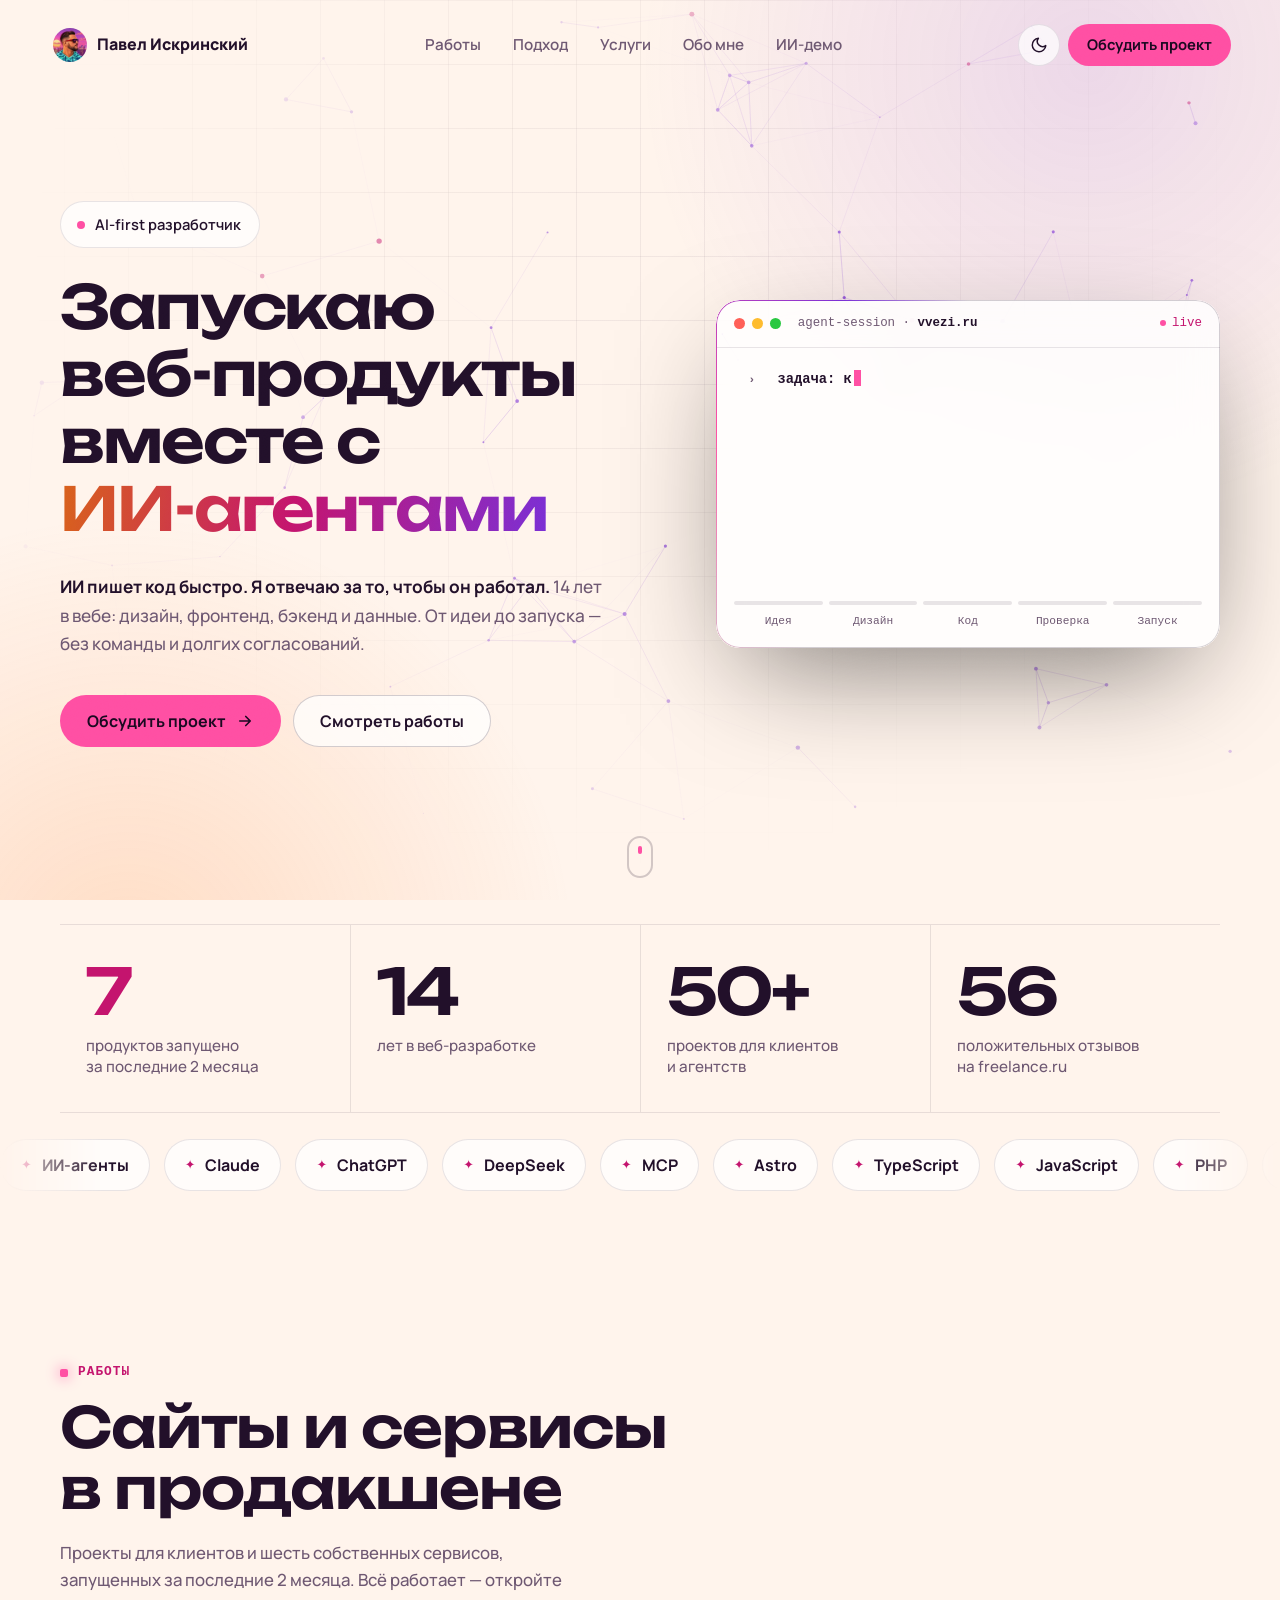
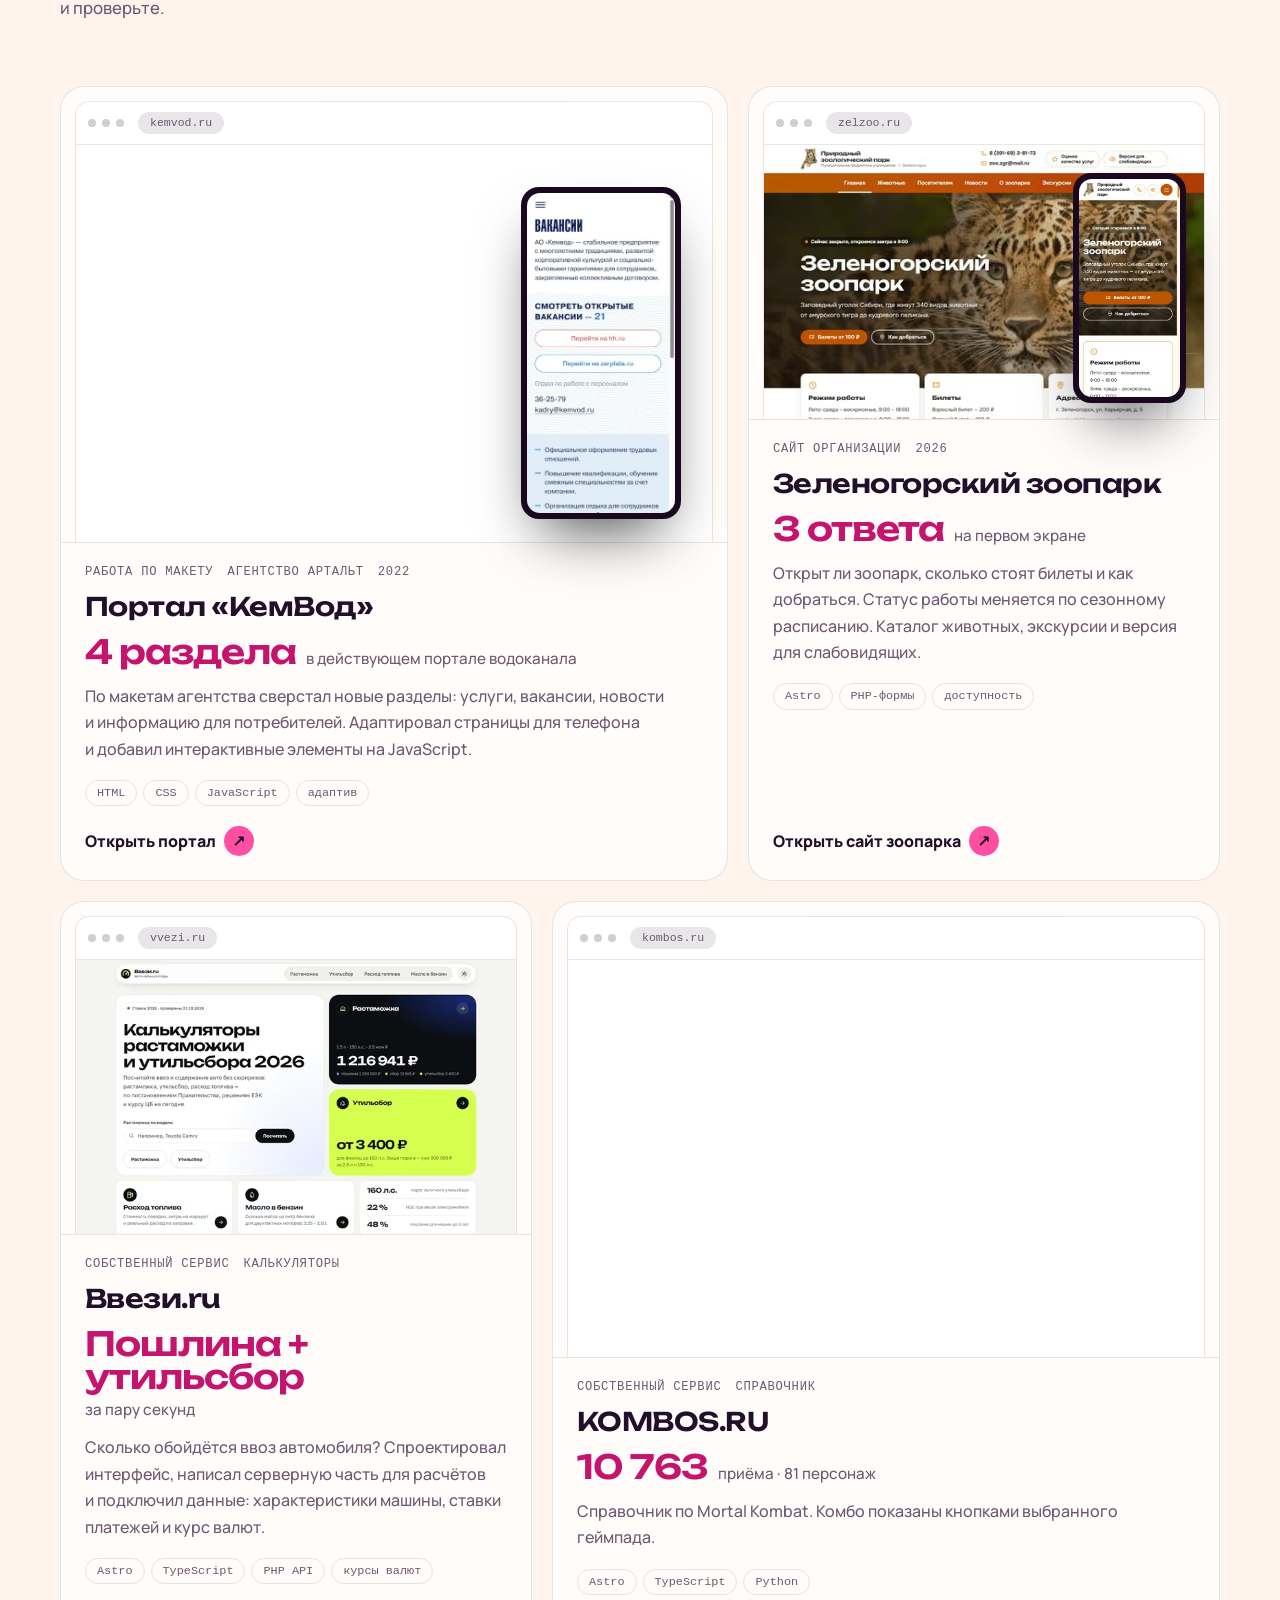
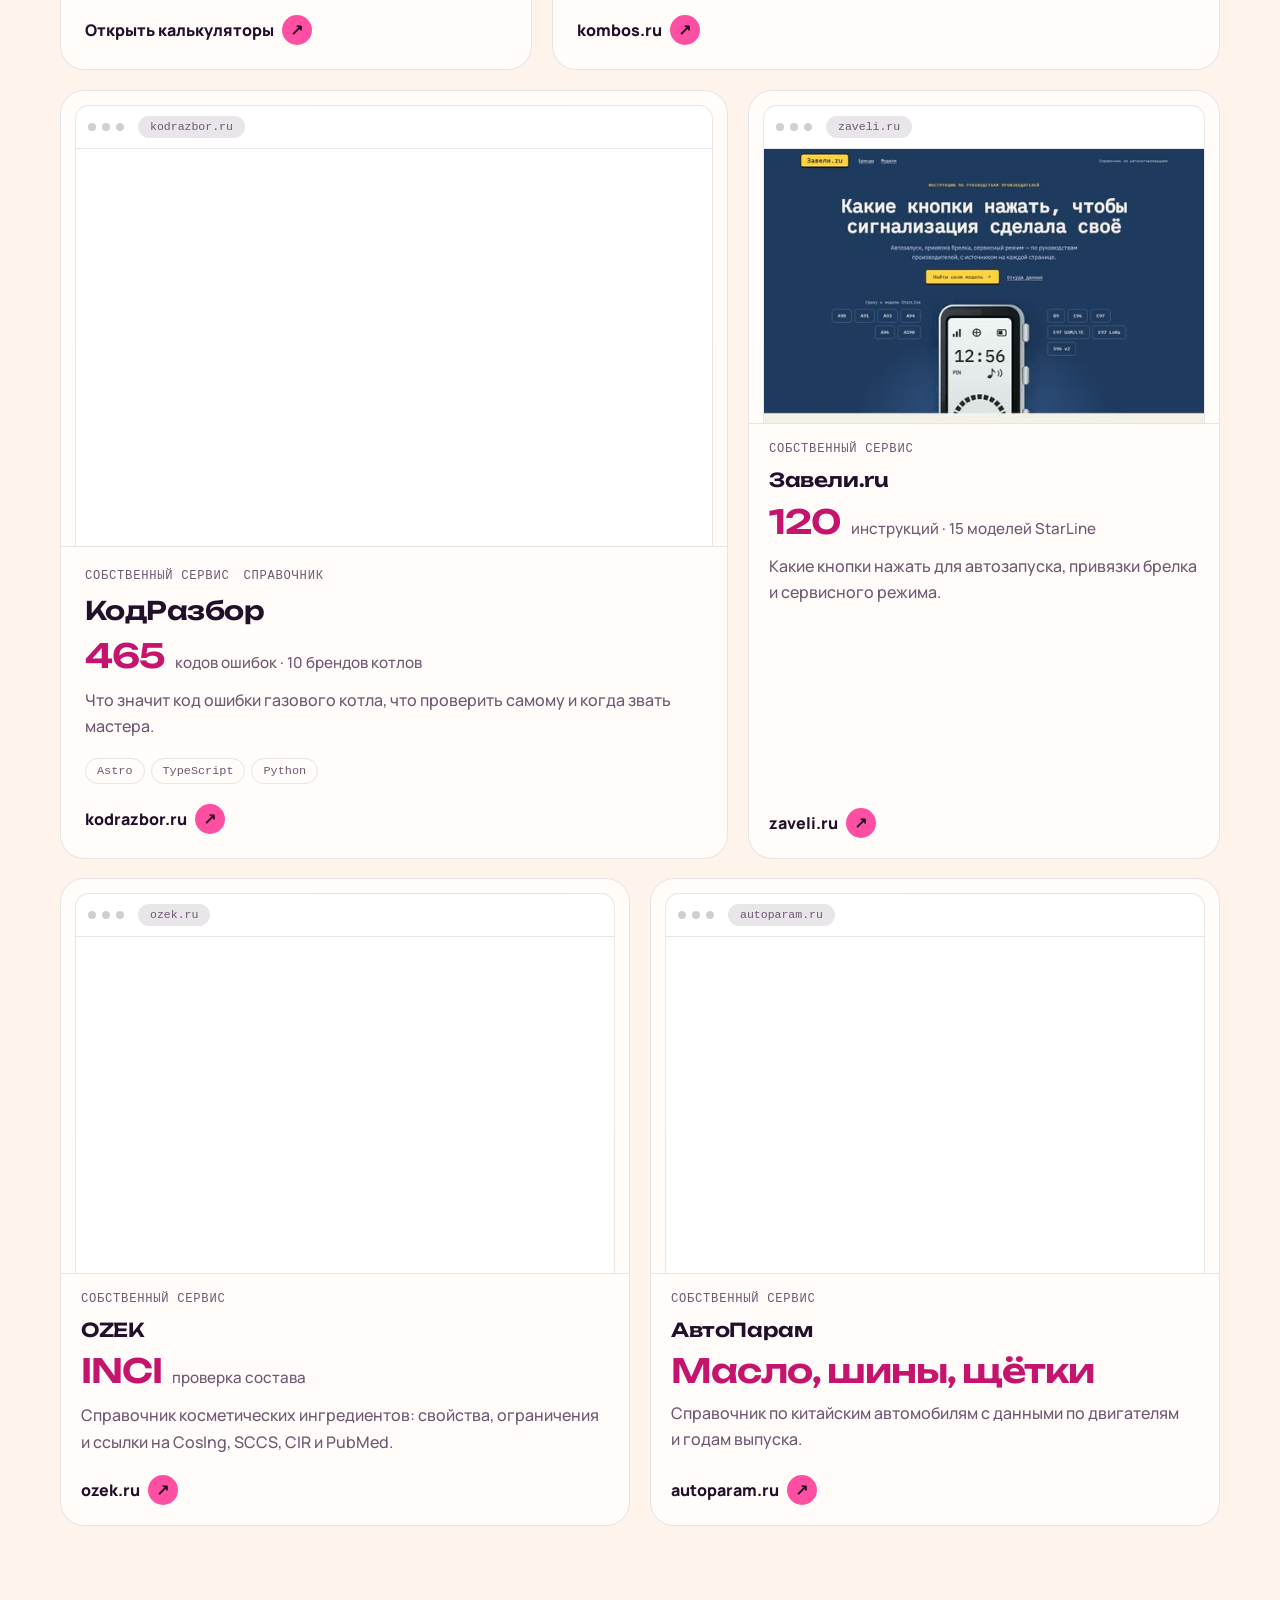
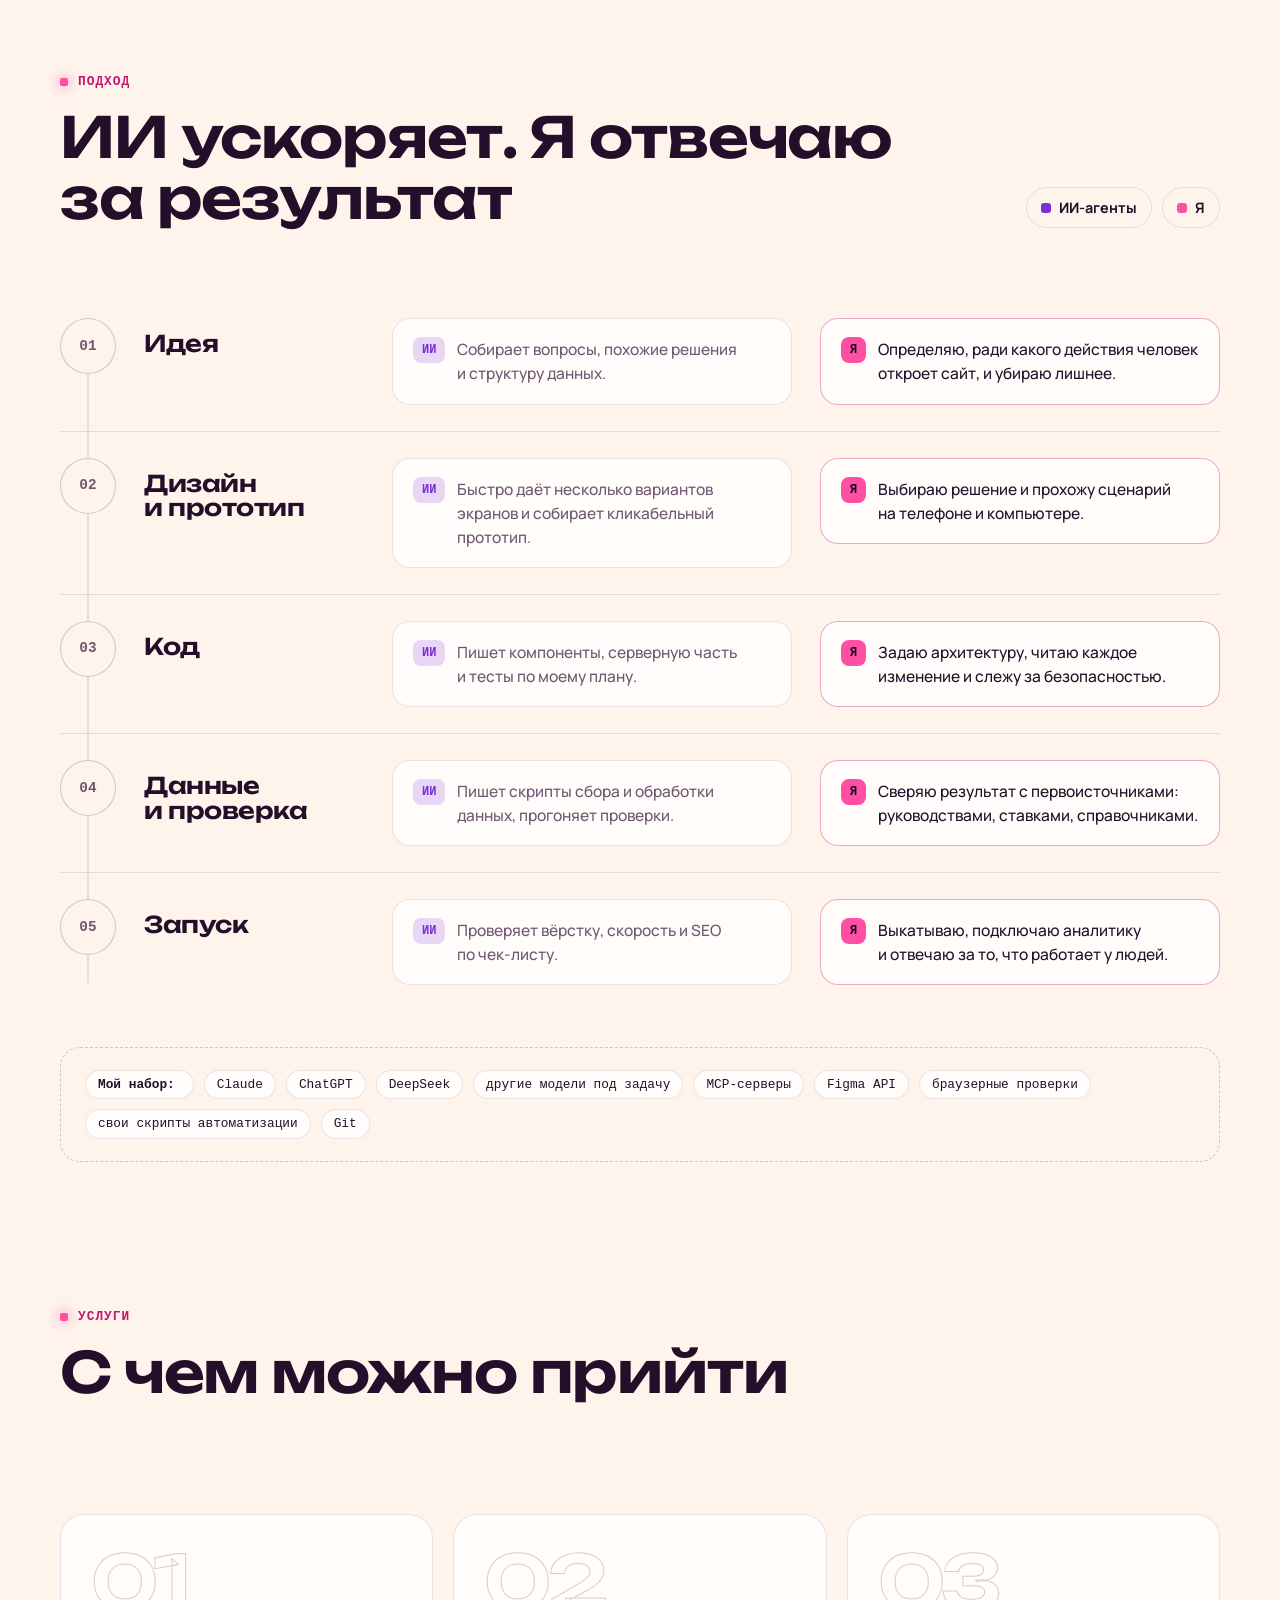
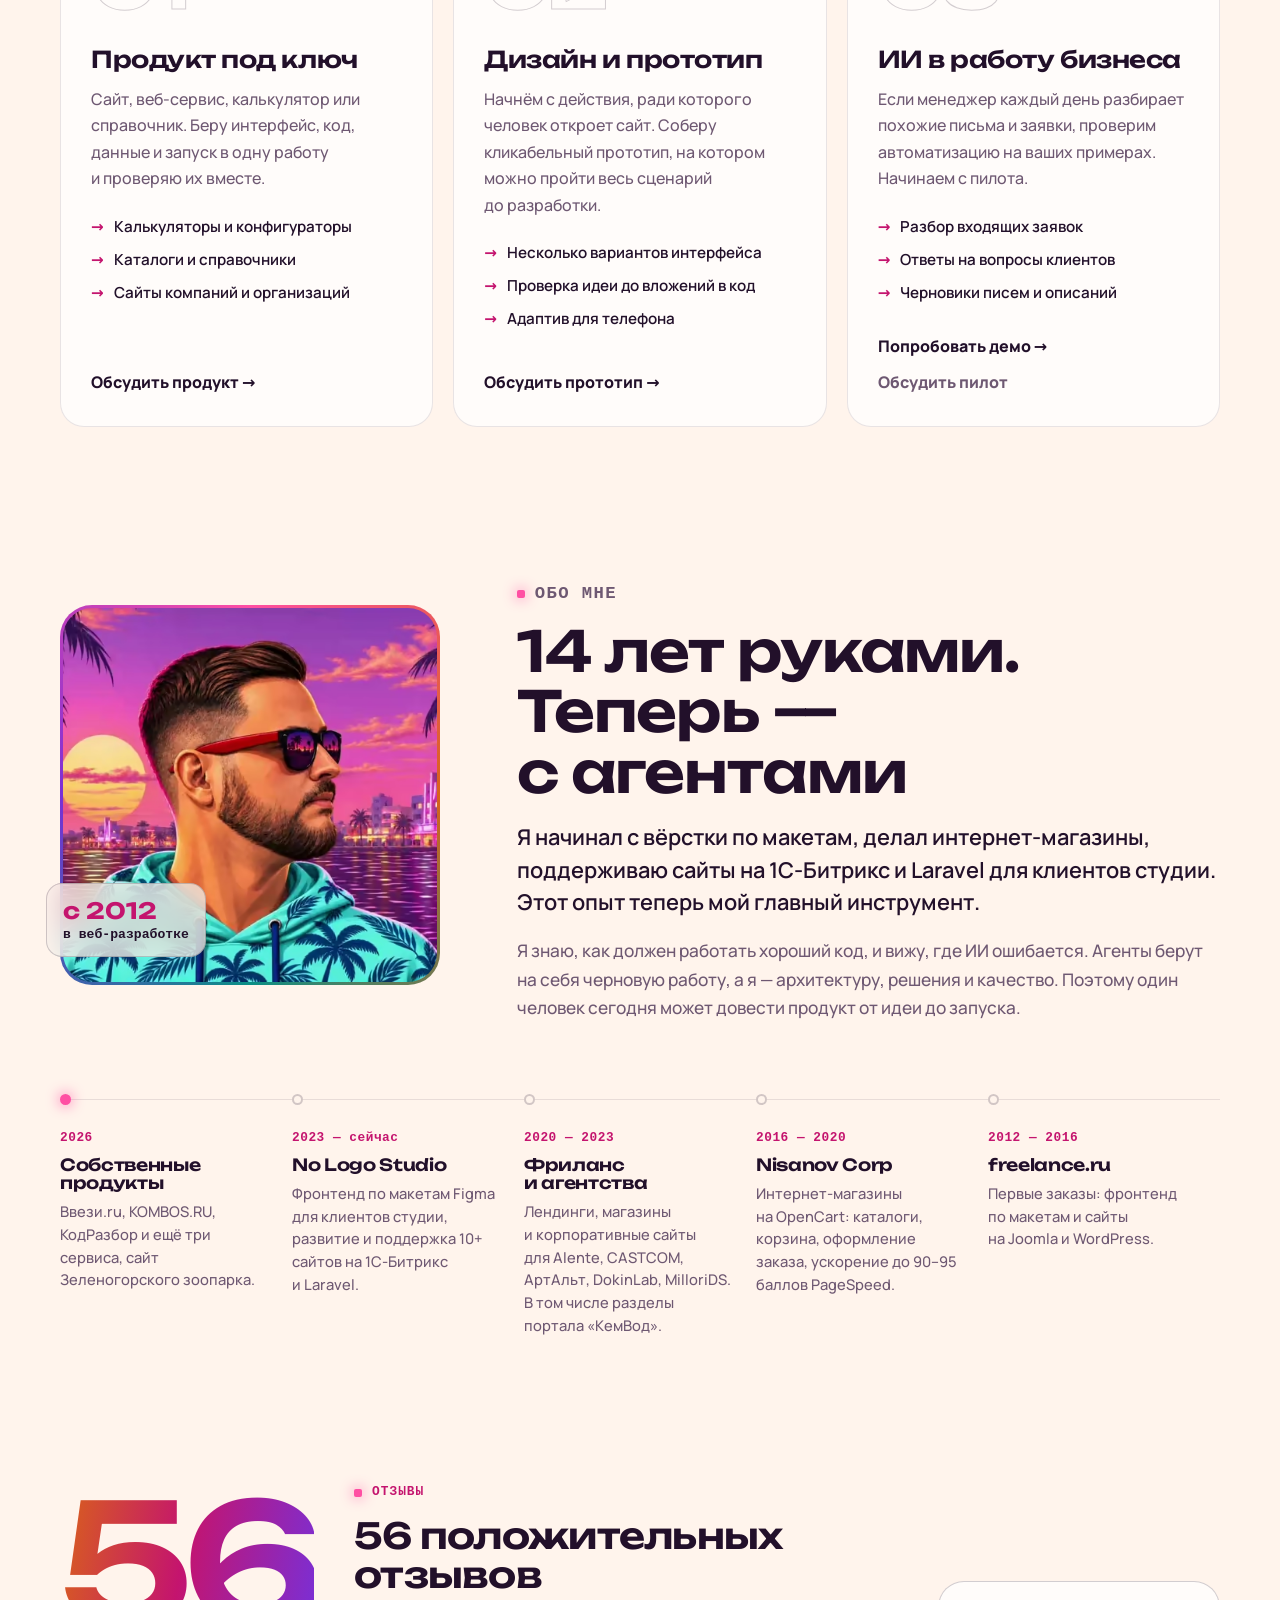
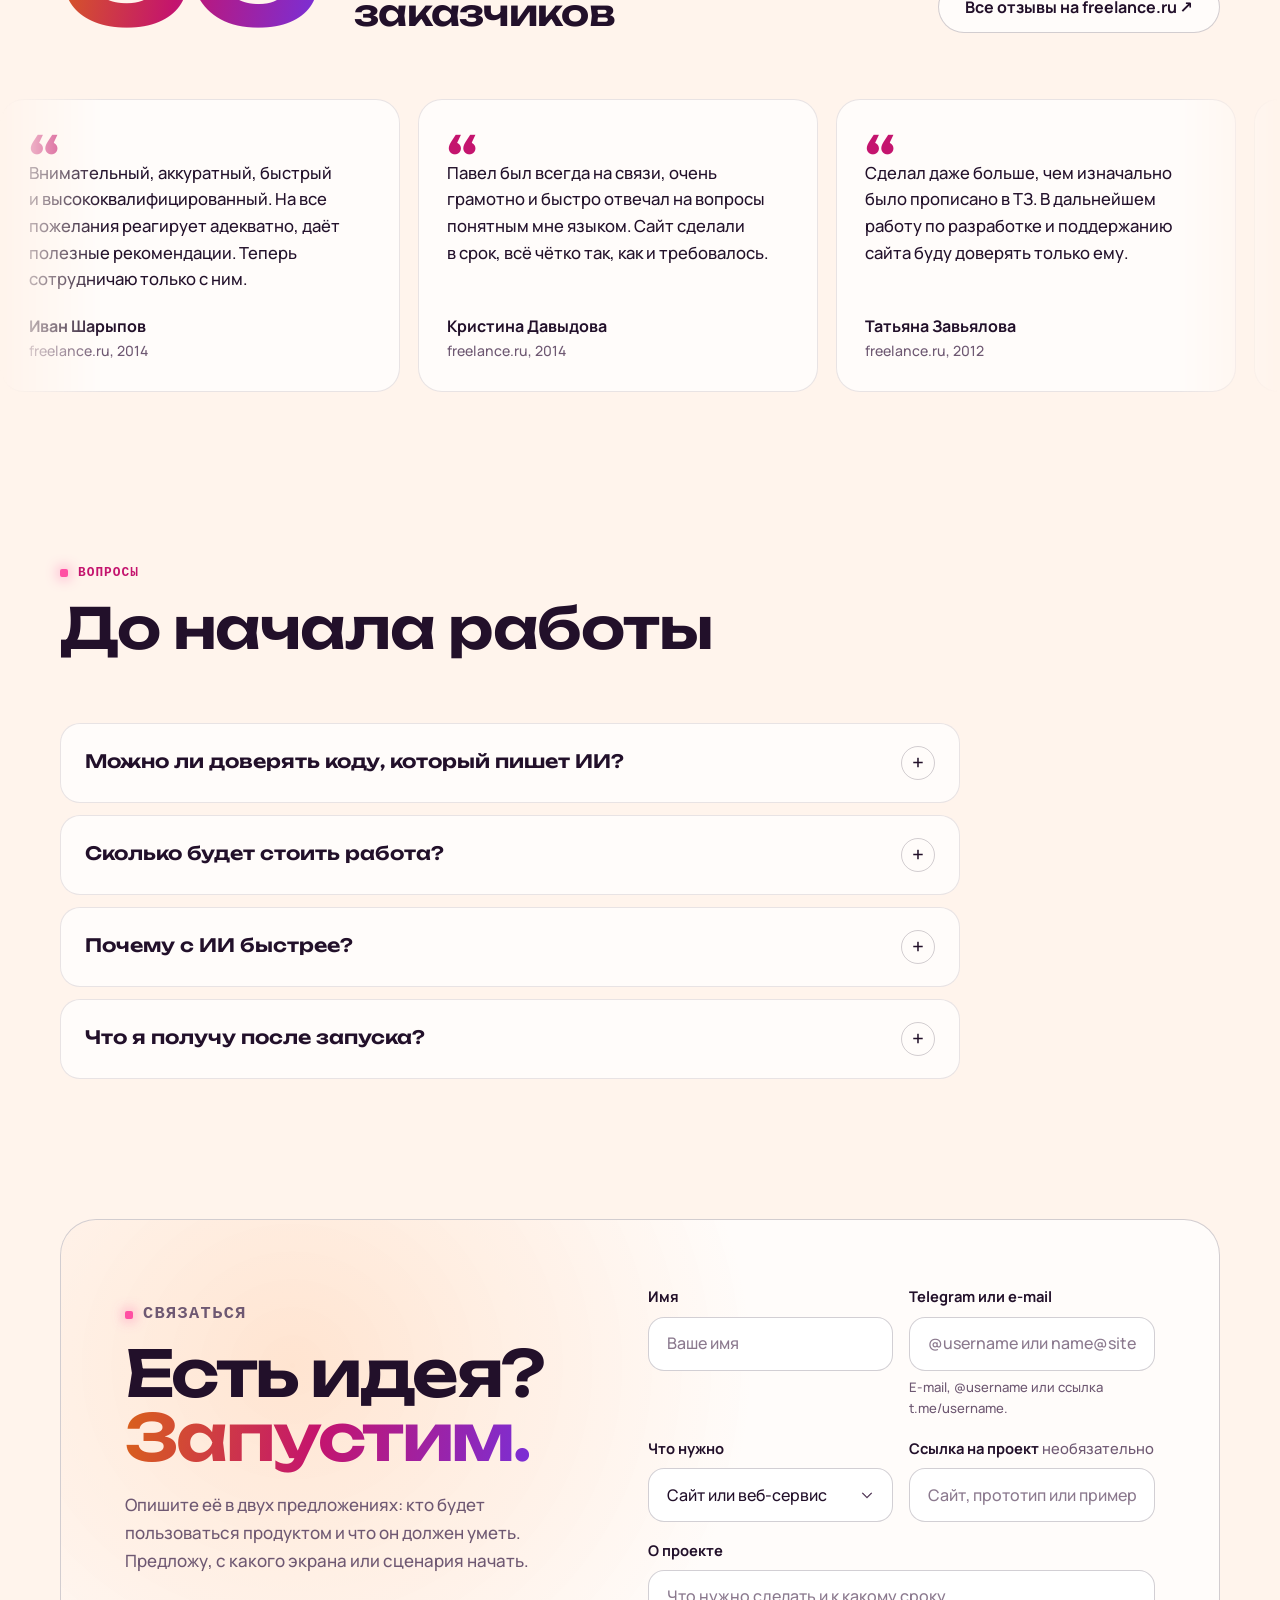
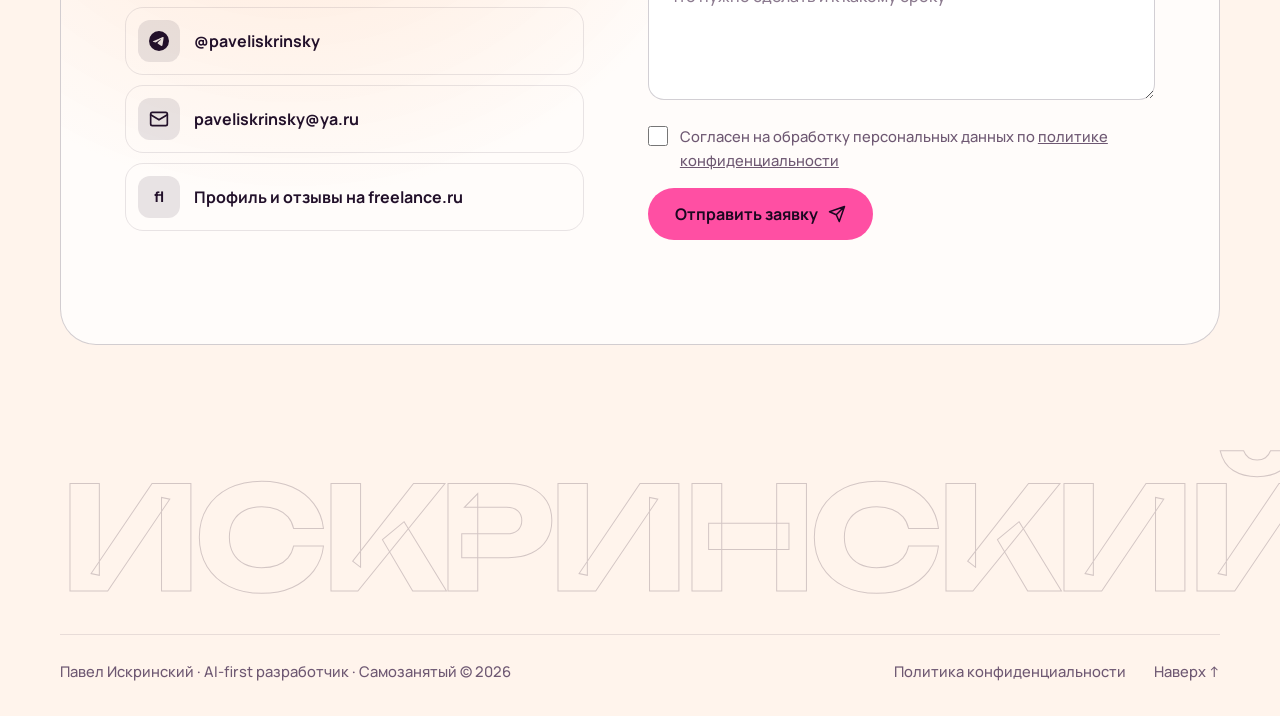
<file: index.html>
<!DOCTYPE html>
<html lang="ru">

<head>
  <meta charset="UTF-8" />
  <meta name="viewport" content="width=device-width, initial-scale=1.0" />
  <meta name="yandex-verification" content="9e1ea6bf9543cc54" />
  <title>Павел Искринский — AI-first разработчик: веб-продукты с ИИ-агентами</title>
  <meta name="description"
    content="Запускаю сайты и веб-сервисы вместе с ИИ-агентами: дизайн, фронтенд, бэкенд и данные. 14 лет в веб-разработке, 7 продуктов за последние 2 месяца." />
  <link rel="canonical" href="https://paveliskrinsky.github.io/" />
  <meta property="og:type" content="website" />
  <meta property="og:locale" content="ru_RU" />
  <meta property="og:site_name" content="Павел Искринский" />
  <meta property="og:url" content="https://paveliskrinsky.github.io/" />
  <meta property="og:title" content="Павел Искринский — AI-first разработчик" />
  <meta property="og:description" content="Запускаю сайты и веб-сервисы вместе с ИИ-агентами: дизайн, фронтенд, бэкенд и данные. 14 лет в веб-разработке, 7 продуктов за последние 2 месяца." />
  <meta property="og:image" content="https://paveliskrinsky.github.io/img/og.jpg" />
  <meta property="og:image:width" content="1200" />
  <meta property="og:image:height" content="630" />
  <meta property="og:image:alt" content="Павел Искринский — AI-first разработчик" />
  <meta name="twitter:card" content="summary_large_image" />
  <script type="application/ld+json">
    {
      "@context": "https://schema.org",
      "@type": "Person",
      "name": "Павел Искринский",
      "jobTitle": "AI-first разработчик",
      "url": "https://paveliskrinsky.github.io/",
      "image": "https://paveliskrinsky.github.io/img/me-800.jpg",
      "email": "mailto:paveliskrinsky@ya.ru",
      "address": { "@type": "PostalAddress", "addressLocality": "Новосибирск", "addressCountry": "RU" },
      "knowsAbout": ["AI-first разработка", "ИИ-агенты", "LLM: Claude, ChatGPT, DeepSeek", "Прототипирование", "Веб-дизайн", "UI/UX", "Figma", "HTML", "CSS", "JavaScript", "TypeScript", "Astro", "PHP", "Laravel", "1С-Битрикс", "Python", "Node.js", "Автоматизация заявок"],
      "sameAs": [
        "https://github.com/paveliskrinsky",
        "https://t.me/paveliskrinsky",
        "https://career.habr.com/paveliskrinsky",
        "https://novosibirsk.hh.ru/resume/5fbd71fcff112b6d4a0039ed1f4979586a6947"
      ]
    }
  </script>
  <script type="application/ld+json">
    {
      "@context": "https://schema.org",
      "@type": "FAQPage",
      "mainEntity": [
        {
          "@type": "Question",
          "name": "Можно ли доверять коду, который пишет ИИ?",
          "acceptedAnswer": {
            "@type": "Answer",
            "text": "Код от ИИ — черновик, а не результат. Я ставлю задачу и архитектуру, читаю каждое изменение, запускаю, проверяю на реальных данных, на телефоне и на компьютере. За то, что уходит в продакшен, отвечаю я."
          }
        },
        {
          "@type": "Question",
          "name": "Сколько будет стоить работа?",
          "acceptedAnswer": {
            "@type": "Answer",
            "text": "Расскажите, для кого вы делаете продукт и что человек должен суметь в нём сделать. После уточнений предложу объём работ, стоимость и срок каждого этапа."
          }
        },
        {
          "@type": "Question",
          "name": "Почему с ИИ быстрее?",
          "acceptedAnswer": {
            "@type": "Answer",
            "text": "Агенты берут на себя черновую работу: варианты экранов, типовой код, тесты, обработку данных. Моё время уходит на решения, которые влияют на результат. Поэтому первую рабочую версию можно увидеть раньше, а этапы короче."
          }
        },
        {
          "@type": "Question",
          "name": "Что я получу после запуска?",
          "acceptedAnswer": {
            "@type": "Answer",
            "text": "Передам файлы проекта и покажу, как обновлять страницы и проверять заявки. Если понадобится поддержка, договоримся о задачах на месяц."
          }
        }
      ]
    }
  </script>
  <link rel="icon" href="favicon.ico" sizes="48x48" />
  <link rel="icon" href="favicon.svg" type="image/svg+xml" />
  <link rel="apple-touch-icon" href="apple-touch-icon.png" />
  <link rel="manifest" href="site.webmanifest" />
  <meta name="theme-color" content="#0e0716" />
  <link rel="preload" href="fonts/unbounded-cyrillic.woff2" as="font" type="font/woff2" crossorigin />

  <!-- Yandex.Metrika counter -->
  <script>
    (function (m, e, t, r, i, k, a) {
      m[i] = m[i] || function () { (m[i].a = m[i].a || []).push(arguments) };
      m[i].l = 1 * new Date();
      for (var j = 0; j < document.scripts.length; j++) { if (document.scripts[j].src === r) { return; } }
      k = e.createElement(t), a = e.getElementsByTagName(t)[0], k.async = 1, k.src = r, a.parentNode.insertBefore(k, a)
    })(window, document, 'script', 'https://mc.yandex.ru/metrika/tag.js?id=113365152', 'ym');
    ym(113365152, 'init', { ssr: true, webvisor: true, clickmap: true, ecommerce: "dataLayer", referrer: document.referrer, url: location.href, accurateTrackBounce: true, trackLinks: true });
  </script>
  <!-- /Yandex.Metrika counter -->

  <script>
    document.documentElement.classList.add('js');
    try {
      const t = localStorage.getItem('theme');
      if (t === 'light' || t === 'dark') document.documentElement.dataset.theme = t;
    } catch (e) {}
  </script>
  <style>
    @font-face {
      font-family: 'Manrope';
      font-style: normal;
      font-weight: 500 800;
      font-display: swap;
      src: url(fonts/manrope-cyrillic.woff2) format('woff2');
      unicode-range: U+0301, U+0400-045F, U+0490-0491, U+04B0-04B1, U+2116;
    }

    @font-face {
      font-family: 'Manrope';
      font-style: normal;
      font-weight: 500 800;
      font-display: swap;
      src: url(fonts/manrope-latin.woff2) format('woff2');
      unicode-range: U+0000-00FF, U+0131, U+0152-0153, U+02BB-02BC, U+02C6, U+02DA, U+02DC, U+0304, U+0308, U+0329, U+2000-206F, U+20AC, U+2122, U+2191, U+2193, U+2212, U+2215, U+FEFF, U+FFFD;
    }

    @font-face {
      font-family: 'Unbounded';
      font-style: normal;
      font-weight: 500 700;
      font-display: swap;
      src: url(fonts/unbounded-cyrillic.woff2) format('woff2');
      unicode-range: U+0301, U+0400-045F, U+0490-0491, U+04B0-04B1, U+2116;
    }

    @font-face {
      font-family: 'Unbounded';
      font-style: normal;
      font-weight: 500 700;
      font-display: swap;
      src: url(fonts/unbounded-latin.woff2) format('woff2');
      unicode-range: U+0000-00FF, U+0131, U+0152-0153, U+02BB-02BC, U+02C6, U+02DA, U+02DC, U+0304, U+0308, U+0329, U+2000-206F, U+20AC, U+2122, U+2191, U+2193, U+2212, U+2215, U+FEFF, U+FFFD;
    }

    @font-face {
      font-family: 'Manrope Fallback';
      src: local('Arial');
      size-adjust: 103.06%;
      ascent-override: 103.44%;
      descent-override: 29.11%;
      line-gap-override: 0%;
    }

    @font-face {
      font-family: 'Unbounded Fallback';
      src: local('Arial');
      size-adjust: 141.22%;
      ascent-override: 70.46%;
      descent-override: 17.35%;
      line-gap-override: 0%;
    }

    :root {
      color-scheme: dark;
      --bg: light-dark(#fff4ec, #0e0716);
      --bg-2: light-dark(#fbe6dc, #150b20);
      --surface: light-dark(rgba(255, 255, 255, .72), rgba(255, 255, 255, .035));
      --surface-2: light-dark(#ffffff, #1c1029);
      --line: light-dark(rgba(34, 16, 42, .1), rgba(255, 255, 255, .08));
      --line-2: light-dark(rgba(34, 16, 42, .2), rgba(255, 255, 255, .16));
      --text: light-dark(#22102a, #fff4fb);
      --muted: light-dark(#6e5872, #b39bc4);
      --acid: #ff4fa3;
      --acid-text: light-dark(#c4146e, #ff4fa3);
      --violet: light-dark(#7a2fd6, #b685ff);
      --cyan: light-dark(#0a8f86, #2ee6d6);
      --sun: light-dark(#d9621a, #ffa94d);
      --ink: #1a0820;
      --glow-a: light-dark(rgba(255, 140, 60, .22), rgba(255, 79, 163, .13));
      --glow-b: light-dark(rgba(122, 47, 214, .14), rgba(150, 90, 255, .24));
      --nav-bg: light-dark(rgba(255, 244, 236, .72), rgba(20, 9, 30, .62));
      --radius: 24px;
      --font: 'Manrope', 'Manrope Fallback', system-ui, sans-serif;
      --display: 'Unbounded', 'Unbounded Fallback', system-ui, sans-serif;
      --mono: ui-monospace, 'Cascadia Code', 'JetBrains Mono', Consolas, 'Courier New', monospace;
      --ease: cubic-bezier(.2, .8, .2, 1);
    }

    :root[data-theme="light"] { color-scheme: light; }

    @media (prefers-color-scheme: light) {
      :root:not([data-theme="dark"]) { color-scheme: light; }
    }

    *, *::before, *::after { box-sizing: border-box; }

    html {
      scroll-behavior: smooth;
      scroll-padding-top: 96px;
      -webkit-text-size-adjust: 100%;
    }

    body {
      margin: 0;
      background: var(--bg);
      color: var(--text);
      font: 500 1rem/1.65 var(--font);
      overflow-x: hidden;
      -webkit-font-smoothing: antialiased;
    }

    body::after {
      content: "";
      position: fixed;
      inset: 0;
      z-index: 100;
      pointer-events: none;
      opacity: .035;
      mix-blend-mode: overlay;
      background-image: url("data:image/svg+xml,%3Csvg xmlns='http://www.w3.org/2000/svg' width='160' height='160'%3E%3Cfilter id='n'%3E%3CfeTurbulence type='fractalNoise' baseFrequency='.85' numOctaves='3' stitchTiles='stitch'/%3E%3C/filter%3E%3Crect width='100%25' height='100%25' filter='url(%23n)'/%3E%3C/svg%3E");
    }

    img { display: block; max-width: 100%; height: auto; }
    a { color: inherit; }
    h1, h2, h3, p, ol, ul, figure, blockquote { margin: 0; }
    ul, ol { padding: 0; list-style: none; }
    h1, h2, h3 { font-family: var(--display); font-weight: 600; line-height: 1.08; letter-spacing: -.02em; }
    ::selection { background: var(--acid); color: var(--ink); }

    :focus-visible {
      outline: 2px solid var(--acid-text);
      outline-offset: 3px;
      border-radius: 6px;
    }

    .sr-only {
      position: absolute;
      width: 1px;
      height: 1px;
      padding: 0;
      margin: -1px;
      overflow: hidden;
      clip: rect(0 0 0 0);
      white-space: nowrap;
      border: 0;
    }

    .skip-link {
      position: fixed;
      left: 16px;
      top: -60px;
      z-index: 200;
      padding: 10px 16px;
      border-radius: 12px;
      background: var(--acid);
      color: var(--ink);
      font-weight: 700;
      text-decoration: none;
      transition: top .2s;
    }

    .skip-link:focus { top: 16px; }

    .container {
      width: 100%;
      max-width: 1240px;
      margin: 0 auto;
      padding: 0 clamp(16px, 4vw, 40px);
    }

    .page-bg {
      position: fixed;
      inset: 0;
      z-index: -1;
      overflow: hidden;
      pointer-events: none;
    }

    .page-bg::before, .page-bg::after {
      content: "";
      position: absolute;
      width: 70vmax;
      height: 70vmax;
      border-radius: 50%;
      animation: drift 28s ease-in-out infinite alternate;
    }

    .page-bg::before {
      top: -30vmax;
      right: -20vmax;
      background: radial-gradient(closest-side, var(--glow-b), transparent);
    }

    .page-bg::after {
      bottom: -40vmax;
      left: -25vmax;
      background: radial-gradient(closest-side, var(--glow-a), transparent);
      animation-delay: -14s;
    }

    @keyframes drift {
      to { transform: translate(-8vmax, 10vmax) scale(1.15); }
    }

    .progress {
      position: fixed;
      top: 0;
      left: 0;
      right: 0;
      height: 2px;
      z-index: 120;
      background: linear-gradient(90deg, var(--violet), var(--acid), var(--sun));
      transform-origin: 0 50%;
      transform: scaleX(var(--progress, 0));
    }

    .btn {
      --mx: 0px;
      --my: 0px;
      position: relative;
      display: inline-flex;
      align-items: center;
      justify-content: center;
      gap: 10px;
      min-height: 52px;
      padding: 0 26px;
      border-radius: 999px;
      border: 1px solid transparent;
      font: 700 1rem/1 var(--font);
      text-decoration: none;
      cursor: pointer;
      transform: translate(var(--mx), var(--my));
      transition: transform .35s var(--ease), background-color .25s, border-color .25s, color .25s, box-shadow .25s;
    }

    .btn svg { width: 18px; height: 18px; flex: none; }

    .btn-acid {
      background: var(--acid);
      color: var(--ink);
      box-shadow: 0 0 0 0 rgba(255, 79, 163, 0);
    }

    .btn-acid:hover { box-shadow: 0 10px 40px -8px rgba(255, 79, 163, .55); }

    .btn-line {
      border-color: var(--line-2);
      color: var(--text);
      background: var(--surface);
      backdrop-filter: blur(8px);
    }

    .btn-line:hover { border-color: var(--text); }

    .kicker {
      display: inline-flex;
      align-items: center;
      gap: 10px;
      margin-bottom: 18px;
      font: 600 .8rem/1 var(--mono);
      letter-spacing: .08em;
      text-transform: uppercase;
      color: var(--acid-text);
    }

    .kicker::before {
      content: "";
      width: 8px;
      height: 8px;
      border-radius: 2px;
      background: var(--acid);
      box-shadow: 0 0 14px var(--acid);
    }

    .section { padding: clamp(80px, 11vw, 150px) 0 0; }

    .section-head {
      display: flex;
      flex-wrap: wrap;
      align-items: flex-end;
      justify-content: space-between;
      gap: 20px 40px;
      margin-bottom: clamp(36px, 5vw, 64px);
    }

    .section-title {
      max-width: 15em;
      font-size: clamp(1.9rem, 4.4vw, 3.6rem);
    }

    .section-desc {
      max-width: 30em;
      color: var(--muted);
      font-size: 1.05rem;
    }

    .grad {
      background: linear-gradient(100deg, var(--sun) 0%, var(--acid-text) 48%, var(--violet) 100%);
      -webkit-background-clip: text;
      background-clip: text;
      color: transparent;
    }

    #nav {
      position: fixed;
      top: 14px;
      left: 50%;
      z-index: 90;
      width: min(1200px, calc(100% - 24px));
      display: flex;
      align-items: center;
      justify-content: space-between;
      gap: 16px;
      padding: 8px 8px 8px 12px;
      border: 1px solid transparent;
      border-radius: 999px;
      transform: translateX(-50%);
      transition: background-color .3s, border-color .3s, backdrop-filter .3s;
    }

    #nav.scrolled, #nav:has(.nav-links.open) {
      background: var(--nav-bg);
      border-color: var(--line);
      backdrop-filter: blur(16px) saturate(1.4);
      -webkit-backdrop-filter: blur(16px) saturate(1.4);
    }

    .nav-logo {
      display: flex;
      align-items: center;
      gap: 10px;
      font-weight: 800;
      text-decoration: none;
      white-space: nowrap;
    }

    .nav-logo img {
      width: 34px;
      height: 34px;
      border-radius: 50%;
      object-fit: cover;
    }

    .nav-links {
      display: flex;
      gap: 4px;
    }

    .nav-links a {
      display: block;
      padding: 9px 14px;
      border-radius: 999px;
      color: var(--muted);
      font-weight: 600;
      font-size: .95rem;
      text-decoration: none;
      transition: color .2s, background-color .2s;
    }

    .nav-links a:hover { color: var(--text); background: var(--surface); }

    .nav-actions {
      display: flex;
      align-items: center;
      gap: 8px;
    }

    .nav-cta { min-height: 42px; padding: 0 18px; font-size: .92rem; }

    .icon-btn {
      display: grid;
      place-items: center;
      width: 42px;
      height: 42px;
      padding: 0;
      border: 1px solid var(--line);
      border-radius: 50%;
      background: var(--surface);
      color: var(--text);
      cursor: pointer;
      transition: border-color .2s;
    }

    .icon-btn:hover { border-color: var(--line-2); }
    .icon-btn svg { width: 18px; height: 18px; }
    .i-moon { display: none; }

    :root[data-theme="light"] .i-sun { display: none; }
    :root[data-theme="light"] .i-moon { display: block; }

    @media (prefers-color-scheme: light) {
      :root:not([data-theme="dark"]) .i-sun { display: none; }
      :root:not([data-theme="dark"]) .i-moon { display: block; }
    }

    .nav-burger { display: none; }

    .nav-burger span {
      display: block;
      width: 16px;
      height: 2px;
      margin: 2px 0;
      border-radius: 2px;
      background: currentColor;
      transition: transform .3s var(--ease), opacity .2s;
    }

    .nav-burger.open span:nth-child(1) { transform: translateY(4px) rotate(45deg); }
    .nav-burger.open span:nth-child(2) { opacity: 0; }
    .nav-burger.open span:nth-child(3) { transform: translateY(-4px) rotate(-45deg); }

    @media (max-width: 980px) {
      .nav-burger { display: grid; place-content: center; }

      .nav-links {
        position: absolute;
        top: calc(100% + 10px);
        left: 0;
        right: 0;
        flex-direction: column;
        padding: 10px;
        border: 1px solid var(--line);
        border-radius: 24px;
        background: var(--surface-2);
        box-shadow: 0 30px 60px -20px rgba(0, 0, 0, .5);
        opacity: 0;
        visibility: hidden;
        transform: translateY(-8px);
        transition: opacity .25s, transform .25s var(--ease), visibility .25s;
      }

      .nav-links.open { opacity: 1; visibility: visible; transform: none; }
      .nav-links a { padding: 14px 16px; font-size: 1.05rem; color: var(--text); }
    }

    @media (max-width: 560px) {
      .nav-cta { display: none; }
      .nav-logo span { font-size: .95rem; }
    }

    .hero {
      position: relative;
      min-height: 100vh;
      min-height: 100svh;
      display: flex;
      align-items: center;
      padding: 120px 0 72px;
      overflow: hidden;
    }

    .hero-canvas {
      position: absolute;
      inset: 0;
      width: 100%;
      height: 100%;
      -webkit-mask-image: radial-gradient(ellipse at 70% 45%, #000 20%, transparent 75%);
      mask-image: radial-gradient(ellipse at 70% 45%, #000 20%, transparent 75%);
    }

    .hero::after {
      content: "";
      position: absolute;
      inset: 0;
      z-index: -1;
      background-image: linear-gradient(var(--line) 1px, transparent 1px), linear-gradient(90deg, var(--line) 1px, transparent 1px);
      background-size: 64px 64px;
      -webkit-mask-image: radial-gradient(ellipse at 50% 30%, #000 10%, transparent 70%);
      mask-image: radial-gradient(ellipse at 50% 30%, #000 10%, transparent 70%);
      opacity: .6;
    }

    .hero-grid {
      position: relative;
      display: grid;
      grid-template-columns: minmax(0, 1.08fr) minmax(0, .92fr);
      align-items: center;
      gap: clamp(32px, 5vw, 72px);
    }

    .hero-badge {
      display: inline-flex;
      align-items: center;
      gap: 10px;
      margin-bottom: 28px;
      padding: 10px 18px 10px 16px;
      border: 1px solid var(--line);
      border-radius: 999px;
      background: var(--surface);
      backdrop-filter: blur(8px);
      font-weight: 600;
      font-size: .92rem;
    }

    .live-dot {
      width: 8px;
      height: 8px;
      border-radius: 50%;
      background: var(--acid);
      box-shadow: 0 0 0 0 rgba(255, 79, 163, .6);
      animation: ping 2s infinite;
    }

    @keyframes ping {
      70% { box-shadow: 0 0 0 10px rgba(255, 79, 163, 0); }
      100% { box-shadow: 0 0 0 0 rgba(255, 79, 163, 0); }
    }

    .hero-title {
      font-size: clamp(2.05rem, 4.7vw, 4.3rem);
      line-height: 1.04;
      letter-spacing: -.035em;
    }

    .hero-title .line { display: block; }

    .hero-title .line > span {
      display: inline-block;
      padding-bottom: .08em;
      white-space: nowrap;
    }

    .hero-sub {
      max-width: 34em;
      margin-top: 28px;
      color: var(--muted);
      font-size: clamp(1.02rem, 1.35vw, 1.18rem);
    }

    .hero-sub strong { color: var(--text); font-weight: 700; }

    .hero-cta {
      display: flex;
      flex-wrap: wrap;
      gap: 12px;
      margin-top: 36px;
    }

    .console {
      position: relative;
      border-radius: var(--radius);
      background: light-dark(rgba(255, 255, 255, .82), rgba(24, 12, 34, .78));
      backdrop-filter: blur(18px);
      -webkit-backdrop-filter: blur(18px);
      box-shadow: 0 40px 120px -30px rgba(0, 0, 0, .55), 0 0 0 1px rgba(255, 255, 255, .02) inset;
      overflow: hidden;
      font: 500 .86rem/1.55 var(--mono);
    }

    .console::before {
      content: "";
      position: absolute;
      inset: 0;
      z-index: 2;
      border-radius: inherit;
      padding: 1px;
      pointer-events: none;
      background: conic-gradient(from var(--angle, 0deg), var(--line-2) 0 62%, var(--acid) 78%, var(--violet) 90%, var(--line-2) 100%);
      -webkit-mask: linear-gradient(#000 0 0) content-box, linear-gradient(#000 0 0);
      -webkit-mask-composite: xor;
      mask: linear-gradient(#000 0 0) content-box exclude, linear-gradient(#000 0 0);
      animation: spin 6s linear infinite;
    }

    @property --angle {
      syntax: '<angle>';
      inherits: false;
      initial-value: 0deg;
    }

    @keyframes spin { to { --angle: 360deg; } }

    .console-bar {
      display: flex;
      align-items: center;
      gap: 7px;
      padding: 14px 18px;
      border-bottom: 1px solid var(--line);
      color: var(--muted);
      font-size: .78rem;
    }

    .console-bar i {
      width: 11px;
      height: 11px;
      border-radius: 50%;
      background: var(--line-2);
    }

    .console-bar i:first-child { background: #ff5f57; }
    .console-bar i:nth-child(2) { background: #febc2e; }
    .console-bar i:nth-child(3) { background: #28c840; }

    .console-title { margin-left: 10px; white-space: nowrap; overflow: hidden; text-overflow: ellipsis; }
    .console-title b { color: var(--text); font-weight: 600; }

    .console-status {
      margin-left: auto;
      display: inline-flex;
      align-items: center;
      gap: 6px;
      color: var(--acid-text);
      white-space: nowrap;
    }

    .console-status::before {
      content: "";
      width: 6px;
      height: 6px;
      border-radius: 50%;
      background: var(--acid);
      animation: blink 1.2s steps(2) infinite;
    }

    @keyframes blink { 50% { opacity: 0; } }

    .console-log {
      min-height: 17.5em;
      padding: 18px 18px 8px;
    }

    .console-log li {
      display: grid;
      grid-template-columns: 2.6em 1fr;
      gap: 8px;
      padding: 3px 0;
      animation: line-in .3s var(--ease) both;
    }

    @keyframes line-in {
      from { opacity: 0; transform: translateY(6px); }
    }

    .console-log .tag {
      font-weight: 700;
      text-align: center;
      border-radius: 6px;
      font-size: .74rem;
      line-height: 1.9;
      height: 1.9em;
    }

    .t-cmd .tag { color: var(--muted); }
    .t-cmd .txt { color: var(--text); font-weight: 700; }
    .t-ai .tag { background: color-mix(in srgb, var(--violet) 18%, transparent); color: var(--violet); }
    .t-me .tag { background: color-mix(in srgb, var(--acid-text) 18%, transparent); color: var(--acid-text); }
    .t-ok .tag { background: var(--acid); color: var(--ink); }
    .t-ok .txt { color: var(--acid-text); font-weight: 700; }
    .t-ai .txt, .t-me .txt { color: light-dark(#3d2a44, #e2d3ec); }

    .caret {
      display: inline-block;
      width: .55em;
      height: 1.1em;
      margin-left: 2px;
      vertical-align: -.18em;
      background: var(--acid);
      animation: blink 1s steps(2) infinite;
    }

    .console-steps {
      display: grid;
      grid-template-columns: repeat(5, 1fr);
      gap: 6px;
      padding: 12px 18px 18px;
    }

    .console-steps span {
      position: relative;
      padding-top: 12px;
      color: var(--muted);
      font-size: .7rem;
      text-align: center;
      transition: color .4s;
    }

    .console-steps span::before {
      content: "";
      position: absolute;
      top: 0;
      left: 0;
      right: 0;
      height: 4px;
      border-radius: 4px;
      background: var(--line);
      transition: background-color .4s, box-shadow .4s;
    }

    .console-steps span.on { color: var(--text); }
    .console-steps span.on::before { background: var(--acid); box-shadow: 0 0 12px rgba(255, 79, 163, .6); }

    .hero-scroll {
      position: absolute;
      left: 50%;
      bottom: 22px;
      width: 26px;
      height: 42px;
      border: 2px solid var(--line-2);
      border-radius: 20px;
      transform: translateX(-50%);
    }

    .hero-scroll::after {
      content: "";
      position: absolute;
      top: 8px;
      left: 50%;
      width: 4px;
      height: 8px;
      margin-left: -2px;
      border-radius: 4px;
      background: var(--acid);
      animation: wheel 1.8s var(--ease) infinite;
    }

    @keyframes wheel {
      0% { opacity: 0; transform: translateY(-4px); }
      40% { opacity: 1; }
      100% { opacity: 0; transform: translateY(12px); }
    }

    html.js .hero-title .line { overflow: hidden; }
    html.js .hero-title .line > span { transform: translateY(110%); animation: rise 1s var(--ease) forwards; }
    html.js .hero-title .line:nth-child(2) > span { animation-delay: .08s; }
    html.js .hero-title .line:nth-child(3) > span { animation-delay: .16s; }
    html.js .hero-title .line:nth-child(4) > span { animation-delay: .24s; }
    html.js .hero-fade { opacity: 0; animation: fade-up .9s var(--ease) forwards; }
    html.js .hero-badge.hero-fade { animation-delay: 0s; }
    html.js .hero-sub.hero-fade { animation-delay: .45s; }
    html.js .hero-cta.hero-fade { animation-delay: .6s; }
    html.js .console.hero-fade { animation-delay: .5s; }

    @keyframes rise { to { transform: none; } }

    @keyframes fade-up {
      from { opacity: 0; transform: translateY(24px); }
      to { opacity: 1; transform: none; }
    }

    .numbers { position: relative; padding-top: 24px; }

    .stats {
      display: grid;
      grid-template-columns: repeat(4, 1fr);
      border-top: 1px solid var(--line);
      border-bottom: 1px solid var(--line);
    }

    .stats li {
      padding: 34px clamp(12px, 2vw, 28px);
      border-left: 1px solid var(--line);
    }

    .stats li:first-child { border-left: 0; }

    .stats b {
      display: block;
      font: 600 clamp(2.4rem, 5vw, 4.2rem)/1 var(--display);
      letter-spacing: -.04em;
    }

    .stats li:first-child b { color: var(--acid-text); }

    .stats span {
      display: block;
      margin-top: 12px;
      color: var(--muted);
      font-size: .95rem;
      line-height: 1.4;
    }

    .marquee {
      position: relative;
      overflow: hidden;
      padding: 26px 0;
      -webkit-mask-image: linear-gradient(90deg, transparent, #000 8%, #000 92%, transparent);
      mask-image: linear-gradient(90deg, transparent, #000 8%, #000 92%, transparent);
    }

    .marquee-track {
      display: flex;
      width: max-content;
      gap: 14px;
    }

    html:not(.js) .marquee, .marquee.is-static { overflow-x: auto; }

    .marquee.is-running .marquee-track { animation: marquee var(--dur, 40s) linear infinite; }
    .marquee.is-running:hover .marquee-track, .marquee.is-running:focus-within .marquee-track { animation-play-state: paused; }

    @keyframes marquee { to { transform: translateX(calc(-50% - 7px)); } }

    .chip {
      display: inline-flex;
      align-items: center;
      gap: 10px;
      padding: 12px 20px;
      border: 1px solid var(--line);
      border-radius: 999px;
      background: var(--surface);
      font-weight: 700;
      white-space: nowrap;
    }

    .chip::before {
      content: "✦";
      color: var(--acid-text);
      font-size: .8em;
    }

    .bento {
      display: grid;
      grid-template-columns: repeat(12, 1fr);
      gap: 20px;
    }

    .product {
      --rx: 0deg;
      --ry: 0deg;
      --mx: 50%;
      --my: 50%;
      position: relative;
      grid-column: span 4;
      display: flex;
      flex-direction: column;
      border: 1px solid var(--line);
      border-radius: var(--radius);
      background: var(--surface);
      overflow: hidden;
      transform: perspective(1200px) rotateX(var(--rx)) rotateY(var(--ry));
      transition: transform .5s var(--ease), border-color .3s;
    }

    .product::after {
      content: "";
      position: absolute;
      inset: 0;
      border-radius: inherit;
      pointer-events: none;
      background: radial-gradient(500px circle at var(--mx) var(--my), color-mix(in srgb, var(--acid) 12%, transparent), transparent 45%);
      opacity: 0;
      transition: opacity .3s;
    }

    .product:hover { border-color: var(--line-2); }
    .product:hover::after { opacity: 1; }
    .product.is-tilting { transition: transform .12s linear, border-color .3s; }

    .product--xl { grid-column: span 7; }
    .product--lg { grid-column: span 5; }
    .product--wide { grid-column: span 7; }
    .product--half { grid-column: span 6; }

    .product-media {
      position: relative;
      display: block;
      padding: 14px 14px 0;
      text-decoration: none;
    }

    .frame {
      position: relative;
      display: block;
      border: 1px solid var(--line);
      border-bottom: 0;
      border-radius: 14px 14px 0 0;
      background: var(--surface-2);
      overflow: hidden;
    }

    .frame-bar {
      display: flex;
      align-items: center;
      gap: 6px;
      padding: 10px 12px;
      border-bottom: 1px solid var(--line);
      color: var(--muted);
      font: 500 .72rem/1 var(--mono);
    }

    .frame-bar i {
      width: 8px;
      height: 8px;
      border-radius: 50%;
      background: var(--line-2);
    }

    .frame-bar span {
      margin-left: 8px;
      padding: 5px 12px;
      border-radius: 999px;
      background: var(--line);
    }

    .frame-shot {
      position: relative;
      display: block;
      aspect-ratio: 16 / 10;
      overflow: hidden;
    }

    .frame-shot img {
      position: absolute;
      top: 0;
      left: 0;
      width: 100%;
      height: auto;
      transition: transform 1.2s var(--ease);
    }

    .product:hover .frame-shot img, .product-media:focus-visible .frame-shot img {
      transform: translateY(-50%);
      transition: transform 7s cubic-bezier(.4, 0, .4, 1);
    }

    .phone {
      position: absolute;
      right: 7%;
      bottom: 5%;
      z-index: 2;
      width: 24%;
      padding: 5px;
      border: 1px solid var(--line-2);
      border-radius: 18px;
      background: var(--ink);
      box-shadow: 0 30px 60px -20px rgba(0, 0, 0, .7);
      transition: transform .6s var(--ease);
    }

    .phone img { border-radius: 13px; }
    .product:hover .phone { transform: translateY(-12%) rotate(-3deg); }

    .product-body {
      position: relative;
      z-index: 1;
      display: flex;
      flex-direction: column;
      flex: 1;
      padding: 22px 24px 24px;
      border-top: 1px solid var(--line);
    }

    .product-meta {
      display: flex;
      flex-wrap: wrap;
      gap: 6px 14px;
      margin-bottom: 12px;
      color: var(--muted);
      font: 500 .76rem/1.3 var(--mono);
      text-transform: uppercase;
      letter-spacing: .06em;
    }

    .product h3 { font-size: clamp(1.25rem, 2vw, 1.6rem); }

    .product-num {
      display: flex;
      align-items: baseline;
      flex-wrap: wrap;
      gap: 4px 10px;
      margin-top: 14px;
      color: var(--muted);
      font-size: .95rem;
    }

    .product-num b {
      font: 600 clamp(1.6rem, 2.6vw, 2.2rem)/1 var(--display);
      color: var(--acid-text);
      letter-spacing: -.03em;
    }

    .product p.product-desc { margin-top: 12px; color: var(--muted); }

    .tags {
      display: flex;
      flex-wrap: wrap;
      gap: 6px;
      margin-top: 18px;
    }

    .tags li {
      padding: 5px 11px;
      border: 1px solid var(--line);
      border-radius: 999px;
      font: 500 .74rem/1.2 var(--mono);
      color: var(--muted);
    }

    .product-link {
      align-self: flex-start;
      display: inline-flex;
      align-items: center;
      gap: 8px;
      margin-top: auto;
      padding-top: 20px;
      font-weight: 800;
      text-decoration: none;
    }

    .product-link span {
      display: grid;
      place-items: center;
      width: 30px;
      height: 30px;
      border-radius: 50%;
      background: var(--acid);
      color: var(--ink);
      transition: transform .3s var(--ease);
    }

    .product-link:hover span { transform: rotate(45deg); }

    .product--sm .product-body { padding: 18px 20px 20px; }
    .product--sm h3 { font-size: 1.2rem; }

    .flow {
      position: relative;
      --p: 0;
    }

    .flow::before, .flow::after {
      content: "";
      position: absolute;
      top: 28px;
      bottom: 28px;
      left: 27px;
      width: 2px;
      border-radius: 2px;
      background: var(--line);
    }

    .flow::after {
      background: linear-gradient(var(--violet), var(--acid));
      transform-origin: top;
      transform: scaleY(var(--p));
      box-shadow: 0 0 18px rgba(255, 79, 163, .4);
    }

    .flow-step {
      position: relative;
      display: grid;
      grid-template-columns: 56px minmax(150px, 220px) 1fr 1fr;
      gap: 20px 28px;
      align-items: start;
      padding: 26px 0;
      border-bottom: 1px solid var(--line);
    }

    .flow-step:last-child { border-bottom: 0; }

    .flow-node {
      position: relative;
      z-index: 1;
      display: grid;
      place-items: center;
      width: 56px;
      height: 56px;
      border: 1px solid var(--line-2);
      border-radius: 50%;
      background: var(--bg);
      font: 600 .9rem/1 var(--mono);
      color: var(--muted);
      transition: background-color .4s, color .4s, border-color .4s, box-shadow .4s;
    }

    .flow-step.is-on .flow-node {
      background: var(--acid);
      border-color: var(--acid);
      color: var(--ink);
      box-shadow: 0 0 30px -4px rgba(255, 79, 163, .7);
    }

    .flow-step h3 {
      padding-top: 14px;
      font-size: clamp(1.15rem, 1.8vw, 1.45rem);
    }

    .who {
      display: flex;
      gap: 12px;
      padding: 18px 20px;
      border: 1px solid var(--line);
      border-radius: 18px;
      background: var(--surface);
    }

    .who-tag {
      flex: none;
      display: grid;
      place-items: center;
      height: 26px;
      padding: 0 9px;
      border-radius: 8px;
      font: 700 .75rem/1 var(--mono);
    }

    .who--ai .who-tag { background: color-mix(in srgb, var(--violet) 18%, transparent); color: var(--violet); }
    .who--me .who-tag { background: var(--acid); color: var(--ink); }
    .who--me { border-color: color-mix(in srgb, var(--acid-text) 35%, transparent); }
    .who p { color: var(--muted); font-size: .97rem; line-height: 1.55; }
    .who--me p { color: var(--text); }

    .legend {
      display: flex;
      flex-wrap: wrap;
      gap: 10px;
    }

    .legend span {
      display: inline-flex;
      align-items: center;
      gap: 8px;
      padding: 8px 14px;
      border: 1px solid var(--line);
      border-radius: 999px;
      font-weight: 700;
      font-size: .9rem;
    }

    .legend span::before {
      content: "";
      width: 10px;
      height: 10px;
      border-radius: 3px;
      background: var(--violet);
    }

    .legend span + span::before { background: var(--acid); }

    .tools {
      display: flex;
      flex-wrap: wrap;
      align-items: center;
      gap: 10px;
      margin-top: 36px;
      padding: 22px 24px;
      border: 1px dashed var(--line-2);
      border-radius: 20px;
      color: var(--muted);
    }

    .tools strong { color: var(--text); margin-right: 6px; }

    .tools li {
      padding: 6px 12px;
      border-radius: 999px;
      background: var(--surface);
      border: 1px solid var(--line);
      font: 500 .8rem/1.2 var(--mono);
      color: var(--text);
    }

    .services {
      display: grid;
      grid-template-columns: repeat(3, 1fr);
      gap: 20px;
    }

    .service {
      --mx: 50%;
      --my: 0%;
      position: relative;
      display: flex;
      flex-direction: column;
      min-height: 420px;
      padding: 30px;
      border: 1px solid var(--line);
      border-radius: var(--radius);
      background: var(--surface);
      overflow: hidden;
      isolation: isolate;
      transition: border-color .3s, transform .5s var(--ease);
    }

    .service::before {
      content: "";
      position: absolute;
      inset: 0;
      z-index: -1;
      background: radial-gradient(420px circle at var(--mx) var(--my), var(--glow-b), transparent 60%);
      opacity: 0;
      transition: opacity .4s;
    }

    .service:hover { border-color: var(--line-2); transform: translateY(-6px); }
    .service:hover::before { opacity: 1; }

    .service-num {
      font: 600 4.6rem/1 var(--display);
      letter-spacing: -.05em;
      color: transparent;
      -webkit-text-stroke: 1px var(--line-2);
      transition: -webkit-text-stroke-color .3s;
    }

    .service:hover .service-num { -webkit-text-stroke-color: var(--acid-text); }
    .service h3 { margin-top: 28px; font-size: 1.45rem; }
    .service > p { margin-top: 14px; color: var(--muted); }

    .service ul {
      display: grid;
      gap: 8px;
      margin: 22px 0 28px;
    }

    .service li {
      display: flex;
      gap: 10px;
      font-weight: 600;
      font-size: .95rem;
    }

    .service li::before { content: "→"; color: var(--acid-text); }

    .service-links {
      display: flex;
      flex-wrap: wrap;
      gap: 10px 20px;
      margin-top: auto;
    }

    .link-arrow {
      font-weight: 800;
      text-decoration: none;
      background: linear-gradient(var(--acid), var(--acid)) 0 100% / 0 2px no-repeat;
      transition: background-size .35s var(--ease);
    }

    .link-arrow:hover { background-size: 100% 2px; }
    .link-arrow--muted { color: var(--muted); }

    .about-grid {
      display: grid;
      grid-template-columns: minmax(0, 380px) 1fr;
      gap: clamp(32px, 6vw, 90px);
      align-items: center;
    }

    .portrait {
      position: relative;
      border-radius: 32px;
      padding: 3px;
      isolation: isolate;
    }

    .portrait::before {
      content: "";
      position: absolute;
      inset: 0;
      z-index: -1;
      border-radius: inherit;
      background: conic-gradient(from var(--angle, 0deg), var(--acid), var(--sun), var(--cyan), var(--violet), var(--acid));
      animation: spin 8s linear infinite;
    }

    .portrait img, .portrait-video {
      width: 100%;
      aspect-ratio: 1;
      object-fit: cover;
      border-radius: 29px;
      background: var(--bg-2);
    }

    .portrait-video {
      position: absolute;
      inset: 3px;
      width: calc(100% - 6px);
      height: calc(100% - 6px);
      opacity: 0;
      transition: opacity .6s;
    }

    .portrait-video.is-playing { opacity: 1; }

    .portrait-badge {
      position: absolute;
      left: -14px;
      bottom: 28px;
      padding: 12px 16px;
      border: 1px solid var(--line-2);
      border-radius: 16px;
      background: var(--nav-bg);
      backdrop-filter: blur(14px);
      -webkit-backdrop-filter: blur(14px);
      font: 600 .82rem/1.35 var(--mono);
    }

    .portrait-badge b { display: block; color: var(--acid-text); font-size: 1.4rem; font-family: var(--display); }

    .about-copy p {
      margin-top: 18px;
      color: var(--muted);
      font-size: 1.08rem;
    }

    .about-copy p.lead {
      color: var(--text);
      font-size: clamp(1.15rem, 1.7vw, 1.4rem);
      font-weight: 600;
      line-height: 1.5;
    }

    .career {
      display: grid;
      grid-template-columns: repeat(5, 1fr);
      gap: 0;
      margin-top: clamp(48px, 6vw, 80px);
      border-top: 1px solid var(--line);
    }

    .career-item {
      position: relative;
      padding: 30px 22px 0 0;
    }

    .career-item::before {
      content: "";
      position: absolute;
      top: -6px;
      left: 0;
      width: 11px;
      height: 11px;
      border-radius: 50%;
      background: var(--bg);
      border: 2px solid var(--line-2);
    }

    .career-item:first-child::before { background: var(--acid); border-color: var(--acid); box-shadow: 0 0 14px var(--acid); }

    .career-date {
      display: block;
      color: var(--acid-text);
      font: 600 .8rem/1.2 var(--mono);
      letter-spacing: .04em;
    }

    .career-item h3 { margin-top: 10px; font-size: 1.05rem; }
    .career-item p { margin-top: 8px; color: var(--muted); font-size: .92rem; line-height: 1.55; }

    .reviews-head {
      display: grid;
      grid-template-columns: auto 1fr auto;
      align-items: end;
      gap: 20px 40px;
      margin-bottom: 40px;
    }

    .big-num {
      font: 600 clamp(5rem, 13vw, 11rem)/.85 var(--display);
      letter-spacing: -.06em;
    }

    .reviews-head .section-desc { padding-bottom: 8px; }
    .reviews-head .section-title { max-width: 12em; font-size: clamp(1.5rem, 2.8vw, 2.4rem); }

    .reviews-track { gap: 18px; align-items: stretch; }

    .review {
      display: flex;
      flex-direction: column;
      width: min(400px, 82vw);
      padding: 28px;
      border: 1px solid var(--line);
      border-radius: var(--radius);
      background: var(--surface);
      white-space: normal;
    }

    .review blockquote { font-size: 1.04rem; line-height: 1.6; }

    .review blockquote::before {
      content: "“";
      display: block;
      height: .55em;
      font: 600 3.6rem/1 var(--display);
      color: var(--acid-text);
    }

    .review figcaption {
      margin-top: auto;
      padding-top: 20px;
      color: var(--muted);
      font-size: .88rem;
    }

    .review figcaption strong { display: block; color: var(--text); font-size: 1rem; }

    .faq {
      display: grid;
      gap: 12px;
      max-width: 900px;
    }

    .faq-item {
      border: 1px solid var(--line);
      border-radius: 20px;
      background: var(--surface);
      transition: border-color .3s;
    }

    .faq-item[open] { border-color: var(--line-2); }

    .faq-item summary {
      display: flex;
      align-items: center;
      justify-content: space-between;
      gap: 20px;
      padding: 22px 24px;
      font: 600 clamp(1rem, 1.5vw, 1.15rem)/1.35 var(--display);
      cursor: pointer;
      list-style: none;
    }

    .faq-item summary::-webkit-details-marker { display: none; }

    .faq-item summary::after {
      content: "+";
      flex: none;
      display: grid;
      place-items: center;
      width: 34px;
      height: 34px;
      border-radius: 50%;
      border: 1px solid var(--line-2);
      font: 400 1.3rem/1 var(--font);
      transition: transform .35s var(--ease), background-color .3s, color .3s;
    }

    .faq-item[open] summary::after { transform: rotate(45deg); background: var(--acid); color: var(--ink); border-color: var(--acid); }
    .faq-item p { padding: 0 24px 24px; color: var(--muted); max-width: 46em; }

    .contact-card {
      position: relative;
      display: grid;
      grid-template-columns: minmax(0, .95fr) minmax(0, 1.05fr);
      gap: clamp(32px, 5vw, 72px);
      padding: clamp(24px, 5vw, 64px);
      border: 1px solid var(--line-2);
      border-radius: 36px;
      background: var(--surface);
      overflow: hidden;
      isolation: isolate;
    }

    .contact-card::before {
      content: "";
      position: absolute;
      top: -40%;
      left: -20%;
      z-index: -1;
      width: 80%;
      height: 120%;
      background: radial-gradient(closest-side, var(--glow-a), transparent);
    }

    .contact-title {
      font-size: clamp(2.2rem, 5vw, 4.2rem);
      line-height: 1;
      letter-spacing: -.04em;
    }

    .contact-info > p { margin-top: 22px; color: var(--muted); font-size: 1.06rem; }

    .contact-links {
      display: grid;
      gap: 10px;
      margin-top: 32px;
    }

    .contact-item {
      display: flex;
      align-items: center;
      gap: 14px;
      padding: 12px;
      border: 1px solid var(--line);
      border-radius: 18px;
      font-weight: 700;
      text-decoration: none;
      transition: border-color .25s, transform .3s var(--ease);
    }

    .contact-item:hover { border-color: var(--line-2); transform: translateX(4px); }

    .contact-item-icon {
      display: grid;
      place-items: center;
      flex: none;
      width: 42px;
      height: 42px;
      border-radius: 12px;
      background: var(--line);
    }

    .contact-item-icon svg { width: 20px; height: 20px; }
    .contact-item-icon--text { font: 800 .9rem/1 var(--font); }

    form { display: grid; gap: 16px; align-content: start; }

    .form-row {
      display: grid;
      grid-template-columns: 1fr 1fr;
      gap: 16px;
    }

    label {
      display: block;
      margin-bottom: 8px;
      font-weight: 700;
      font-size: .92rem;
    }

    .label-note { color: var(--muted); font-weight: 500; }

    input[type="text"], textarea, .select-btn, .select select {
      width: 100%;
      min-height: 54px;
      padding: 14px 18px;
      border: 1px solid var(--line-2);
      border-radius: 16px;
      background: light-dark(#fff, rgba(0, 0, 0, .25));
      color: var(--text);
      font: 500 1rem/1.4 var(--font);
      transition: border-color .2s, box-shadow .2s;
    }

    textarea { min-height: 130px; resize: vertical; }
    ::placeholder { color: var(--muted); opacity: .8; }

    input[type="text"]:focus, textarea:focus, .select-btn:focus {
      outline: none;
      border-color: var(--acid-text);
      box-shadow: 0 0 0 4px color-mix(in srgb, var(--acid) 22%, transparent);
    }

    .form-hint { margin-top: 6px; color: var(--muted); font-size: .82rem; }

    .select { position: relative; }
    .select-native { position: absolute; inset: 0; opacity: 0; pointer-events: none; }

    .select-btn {
      text-align: left;
      cursor: pointer;
      padding-right: 48px;
    }

    .select.is-enhanced::after {
      content: "";
      position: absolute;
      top: 50%;
      right: 22px;
      width: 8px;
      height: 8px;
      border-right: 2px solid var(--muted);
      border-bottom: 2px solid var(--muted);
      border-radius: 1px;
      pointer-events: none;
      transform: translateY(-70%) rotate(45deg);
      transition: transform .25s var(--ease), border-color .2s;
    }

    .select.is-open::after {
      border-color: var(--acid-text);
      transform: translateY(-25%) rotate(-135deg);
    }

    .select-list {
      position: absolute;
      top: calc(100% + 6px);
      left: 0;
      right: 0;
      z-index: 20;
      padding: 6px;
      border: 1px solid var(--line-2);
      border-radius: 16px;
      background: var(--surface-2);
      box-shadow: 0 24px 50px -16px rgba(0, 0, 0, .5);
      opacity: 0;
      visibility: hidden;
      transform: translateY(-6px);
      transition: opacity .2s, transform .2s var(--ease), visibility .2s;
    }

    .select.is-open .select-list { opacity: 1; visibility: visible; transform: none; }

    .select-option {
      padding: 11px 14px;
      border-radius: 10px;
      cursor: pointer;
      font-weight: 600;
    }

    .select-option.is-active { background: var(--line); }
    .select-option[aria-selected="true"] { color: var(--acid-text); }

    .form-trap { position: absolute; left: -9999px; width: 1px; height: 1px; opacity: 0; }

    .form-consent {
      display: flex;
      align-items: flex-start;
      gap: 12px;
      margin: 0;
      color: var(--muted);
      font-weight: 500;
      cursor: pointer;
    }

    .form-consent input {
      flex: none;
      width: 20px;
      height: 20px;
      margin: 2px 0 0;
      accent-color: var(--acid);
    }

    .form-submit { justify-self: start; }
    .form-submit[disabled] { opacity: .7; cursor: progress; }
    .form-status { min-height: 1.5em; font-weight: 700; color: var(--acid-text); }
    .form-status.is-error { color: light-dark(#c2261b, #ff7b6b); }

    .sticky-cta {
      position: fixed;
      left: 16px;
      right: 16px;
      bottom: 16px;
      z-index: 80;
      display: none;
    }

    footer { padding: clamp(80px, 10vw, 140px) 0 32px; overflow: hidden; }

    .footer-word {
      display: block;
      font: 700 clamp(2.6rem, 11.2vw, 10.5rem)/.9 var(--display);
      letter-spacing: -.05em;
      white-space: nowrap;
      color: transparent;
      -webkit-text-stroke: 1px var(--line-2);
      user-select: none;
    }

    .footer-inner {
      display: flex;
      flex-wrap: wrap;
      align-items: center;
      gap: 12px 28px;
      margin-top: 32px;
      padding-top: 24px;
      border-top: 1px solid var(--line);
      color: var(--muted);
      font-size: .92rem;
    }

    .footer-inner p { margin-right: auto; }
    .footer-inner a { text-decoration: none; }
    .footer-inner a:hover { color: var(--text); }

    html.js .reveal {
      opacity: 0;
      translate: 0 36px;
      transition: opacity .9s var(--ease), translate .9s var(--ease), transform .5s var(--ease), border-color .3s;
      transition-delay: var(--d, 0s), var(--d, 0s), 0s, 0s;
    }

    html.js .reveal.visible { opacity: 1; translate: none; }
    html.js .product.is-tilting { transition: opacity .9s var(--ease), translate .9s var(--ease), transform .12s linear, border-color .3s; }

    html.js .split .w {
      display: inline-block;
      overflow: hidden;
      vertical-align: top;
      padding-bottom: .1em;
      margin-bottom: -.1em;
    }

    html.js .split .w > span {
      display: inline-block;
      transform: translateY(110%);
      transition: transform .9s var(--ease);
      transition-delay: calc(var(--i, 0) * 45ms);
    }

    html.js .split.visible .w > span { transform: none; }

    @media (max-width: 1080px) {
      .flow-step { grid-template-columns: 56px 1fr 1fr; }
      .flow-step h3 { grid-column: 2 / -1; padding-top: 14px; }
      .flow-step .who--ai { grid-column: 2; }
      .flow-step .who--me { grid-column: 3; }
      .career { grid-template-columns: repeat(3, 1fr); row-gap: 36px; }
    }

    @media (max-width: 1000px) {
      .hero-grid { grid-template-columns: 1fr; }
      .hero { min-height: 0; padding-top: 128px; }
      .hero-scroll { display: none; }
      .bento .product, .bento .product--xl, .bento .product--lg, .bento .product--wide, .bento .product--half { grid-column: span 6; }
      .services { grid-template-columns: 1fr; }
      .service { min-height: 0; }
      .about-grid { grid-template-columns: 1fr; }
      .portrait { max-width: 360px; }
      .contact-card { grid-template-columns: 1fr; }
      .reviews-head { grid-template-columns: auto 1fr; }
      .reviews-head > a { grid-column: 1 / -1; justify-self: start; }
    }

    @media (max-width: 760px) {
      .stats { grid-template-columns: 1fr 1fr; }
      .stats li:nth-child(3) { border-left: 0; }
      .stats li:nth-child(n + 3) { border-top: 1px solid var(--line); }
      .bento { grid-template-columns: 1fr; }
      .bento .product, .bento .product--xl, .bento .product--lg, .bento .product--wide, .bento .product--half { grid-column: auto; }
      .flow::before, .flow::after { left: 21px; }
      .flow-step { grid-template-columns: 44px 1fr; gap: 14px 16px; }
      .flow-node { width: 44px; height: 44px; font-size: .8rem; }
      .flow-step h3 { grid-column: 2; padding-top: 10px; }
      .flow-step .who--ai, .flow-step .who--me { grid-column: 2; }
      .career { grid-template-columns: 1fr; border-top: 0; border-left: 1px solid var(--line); margin-left: 6px; row-gap: 28px; }
      .career-item { padding: 0 0 0 26px; }
      .career-item::before { top: 4px; left: -6px; }
      .form-row { grid-template-columns: 1fr; }
      .reviews-head { grid-template-columns: 1fr; gap: 16px; }
      .contact-card { border-radius: 28px; }
      .form-submit { justify-self: stretch; }
      .hero-cta .btn { flex: 1 1 auto; }
      body.scrolled:not(.contact-visible) .sticky-cta { display: flex; }
      footer { padding-bottom: 96px; }
    }

    @media (max-width: 480px) {
      .console { font-size: .78rem; }
      .console-log { min-height: 19em; padding: 14px 14px 6px; }
      .console-steps { padding: 10px 14px 14px; gap: 4px; }
      .console-steps span { font-size: .6rem; }
      .hero-badge { font-size: .82rem; }
      .stats li { padding: 26px 12px; }
      .service { padding: 24px; }
      .service-num { font-size: 3.4rem; }
      .product-body { padding: 18px 18px 20px; }
      .portrait-badge { left: 10px; }
    }

    @media (prefers-reduced-motion: reduce) {
      *, *::before, *::after { animation-duration: .01ms !important; animation-iteration-count: 1 !important; transition-duration: .01ms !important; scroll-behavior: auto !important; }
      html { scroll-behavior: auto; }
      html.js .hero-title .line > span, html.js .hero-fade { transform: none; opacity: 1; animation: none; }
      html.js .reveal { opacity: 1; translate: none; }
      html.js .split .w > span { transform: none; }
      .product:hover .frame-shot img { transform: none; }
    }

    @media print {
      #nav, .progress, .page-bg, .hero-canvas, .sticky-cta, .hero-scroll, body::after { display: none !important; }
      html.js .reveal, html.js .hero-fade { opacity: 1 !important; transform: none !important; translate: none !important; }
    }
  </style>
</head>

<body>
  <noscript>
    <!-- [html-validate-disable-block no-inline-style] -->
    <div><img src="https://mc.yandex.ru/watch/113365152" style="position:absolute;left:-9999px;" alt="" /></div>
  </noscript>
  <a class="skip-link" href="#main">К содержимому</a>
  <div class="page-bg" aria-hidden="true"></div>
  <div class="progress" aria-hidden="true"></div>

  <nav id="nav" aria-label="Основная навигация">
    <a href="#hero" class="nav-logo">
      <picture>
        <source srcset="img/me-160.avif" type="image/avif" />
        <source srcset="img/me-160.webp" type="image/webp" />
        <img src="img/me-160.jpg" alt="" width="160" height="160" fetchpriority="high" />
      </picture>
      <span>Павел Искринский</span>
    </a>
    <ul class="nav-links" id="nav-links">
      <li><a href="#projects">Работы</a></li>
      <li><a href="#how">Подход</a></li>
      <li><a href="#services">Услуги</a></li>
      <li><a href="#about">Обо мне</a></li>
      <li><a href="ai-services.html">ИИ-демо</a></li>
    </ul>
    <div class="nav-actions">
      <button class="icon-btn" id="theme-toggle" type="button" aria-label="Переключить тему">
        <svg class="i-sun" viewBox="0 0 24 24" fill="none" stroke="currentColor" stroke-width="2" stroke-linecap="round" stroke-linejoin="round" aria-hidden="true"><circle cx="12" cy="12" r="4" /><path d="M12 2v2M12 20v2M4.93 4.93l1.41 1.41M17.66 17.66l1.41 1.41M2 12h2M20 12h2M4.93 19.07l1.41-1.41M17.66 6.34l1.41-1.41" /></svg>
        <svg class="i-moon" viewBox="0 0 24 24" fill="none" stroke="currentColor" stroke-width="2" stroke-linecap="round" stroke-linejoin="round" aria-hidden="true"><path d="M21 12.79A9 9 0 1 1 11.21 3 7 7 0 0 0 21 12.79z" /></svg>
      </button>
      <a href="#contact" class="btn btn-acid nav-cta">Обсудить проект</a>
      <button class="icon-btn nav-burger" id="burger" type="button" aria-label="Меню" aria-expanded="false" aria-controls="nav-links">
        <span></span><span></span><span></span>
      </button>
    </div>
  </nav>

  <main id="main" tabindex="-1">
    <section id="hero" class="hero">
      <canvas class="hero-canvas" id="net" aria-hidden="true"></canvas>
      <div class="container hero-grid">
        <div class="hero-text">
          <p class="hero-badge hero-fade">
            <span class="live-dot" aria-hidden="true"></span>
            AI-first разработчик
          </p>
          <h1 class="hero-title">
            <span class="line"><span>Запускаю</span></span>
            <span class="line"><span>веб-продукты</span></span>
            <span class="line"><span>вместе&nbsp;с</span></span>
            <span class="line"><span class="grad" data-scramble aria-hidden="true">ИИ-агентами</span><span class="sr-only">ИИ-агентами</span></span>
          </h1>
          <p class="hero-sub hero-fade"><strong>ИИ пишет код быстро. Я&nbsp;отвечаю за&nbsp;то, чтобы он&nbsp;работал.</strong> 14&nbsp;лет в&nbsp;вебе: дизайн, фронтенд, бэкенд и&nbsp;данные. От&nbsp;идеи до&nbsp;запуска&nbsp;— без&nbsp;команды и&nbsp;долгих согласований.</p>
          <div class="hero-cta hero-fade">
            <a href="#contact" class="btn btn-acid magnetic">
              Обсудить проект
              <svg viewBox="0 0 24 24" fill="none" stroke="currentColor" stroke-width="2.2" stroke-linecap="round" stroke-linejoin="round" aria-hidden="true"><path d="M5 12h14M13 6l6 6-6 6" /></svg>
            </a>
            <a href="#projects" class="btn btn-line magnetic">Смотреть работы</a>
          </div>
        </div>

        <figure class="console hero-fade" id="console">
          <div class="console-bar" aria-hidden="true">
            <i></i><i></i><i></i>
            <span class="console-title">agent-session · <b data-console-site>vvezi.ru</b></span>
            <span class="console-status">live</span>
          </div>
          <ol class="console-log" data-console-log aria-hidden="true">
            <li class="t-cmd"><span class="tag">›</span><span class="txt">задача: калькулятор ввоза авто</span></li>
            <li class="t-ai"><span class="tag">ИИ</span><span class="txt">собрал 3 варианта интерфейса</span></li>
            <li class="t-me"><span class="tag">Я</span><span class="txt">выбрал вариант, упростил форму</span></li>
            <li class="t-ai"><span class="tag">ИИ</span><span class="txt">написал API расчётов и тесты</span></li>
            <li class="t-me"><span class="tag">Я</span><span class="txt">сверил суммы со ставками платежей</span></li>
            <li class="t-ai"><span class="tag">ИИ</span><span class="txt">проверил вёрстку на 375 и 1440 px</span></li>
            <li class="t-ok"><span class="tag">✓</span><span class="txt">vvezi.ru — в продакшене</span></li>
          </ol>
          <div class="console-steps" data-console-steps aria-hidden="true">
            <span class="on">Идея</span><span class="on">Дизайн</span><span class="on">Код</span><span class="on">Проверка</span><span class="on">Запуск</span>
          </div>
          <figcaption class="sr-only">Пример рабочей сессии: ИИ-агенты предлагают варианты и пишут код, я выбираю решения, проверяю результат и запускаю продукт.</figcaption>
        </figure>
      </div>
      <a class="hero-scroll" href="#numbers" aria-label="Перейти к цифрам"></a>
    </section>

    <section id="numbers" class="numbers" aria-labelledby="numbers-title">
      <div class="container">
        <h2 class="sr-only" id="numbers-title">Коротко в цифрах</h2>
        <ul class="stats">
          <li class="reveal"><b data-count="7">7</b><span>продуктов запущено за&nbsp;последние 2&nbsp;месяца</span></li>
          <li class="reveal"><b data-count="14">14</b><span>лет в&nbsp;веб-разработке</span></li>
          <li class="reveal"><b data-count="50" data-suffix="+">50+</b><span>проектов для&nbsp;клиентов и&nbsp;агентств</span></li>
          <li class="reveal"><b data-count="56">56</b><span>положительных отзывов на&nbsp;freelance.ru</span></li>
        </ul>
      </div>
      <div class="marquee" data-marquee>
        <ul class="marquee-track">
          <li class="chip">ИИ-агенты</li>
          <li class="chip">Claude</li>
          <li class="chip">ChatGPT</li>
          <li class="chip">DeepSeek</li>
          <li class="chip">MCP</li>
          <li class="chip">Astro</li>
          <li class="chip">TypeScript</li>
          <li class="chip">JavaScript</li>
          <li class="chip">PHP</li>
          <li class="chip">Python</li>
          <li class="chip">Node.js</li>
          <li class="chip">REST API</li>
          <li class="chip">Figma</li>
          <li class="chip">UX/UI</li>
          <li class="chip">Laravel</li>
          <li class="chip">1С-Битрикс</li>
          <li class="chip">SEO</li>
        </ul>
      </div>
    </section>

    <section id="projects" class="section">
      <div class="container">
        <div class="section-head">
          <div>
            <p class="kicker">Работы</p>
            <h2 class="section-title split">Сайты и&nbsp;сервисы в&nbsp;продакшене</h2>
          </div>
          <p class="section-desc reveal">Проекты для&nbsp;клиентов и&nbsp;шесть собственных сервисов, запущенных за&nbsp;последние 2&nbsp;месяца. Всё работает&nbsp;— откройте и&nbsp;проверьте.</p>
        </div>

        <div class="bento">
          <article class="product product--xl tilt reveal" id="kemvod">
            <a class="product-media" href="https://kemvod.ru" target="_blank" rel="noopener" aria-label="Открыть сайт АО «КемВод»">
              <span class="frame">
                <span class="frame-bar" aria-hidden="true"><i></i><i></i><i></i><span>kemvod.ru</span></span>
                <span class="frame-shot">
                  <picture>
                    <source srcset="img/projects/kemvod-640.avif 640w, img/projects/kemvod-1200.avif 1200w" sizes="(max-width: 760px) calc(100vw - 64px), (max-width: 1000px) calc(50vw - 64px), 690px" type="image/avif" />
                    <source srcset="img/projects/kemvod-640.webp 640w, img/projects/kemvod-1200.webp 1200w" sizes="(max-width: 760px) calc(100vw - 64px), (max-width: 1000px) calc(50vw - 64px), 690px" type="image/webp" />
                    <img src="img/projects/kemvod-1200.jpg" srcset="img/projects/kemvod-640.jpg 640w, img/projects/kemvod-1200.jpg 1200w" sizes="(max-width: 760px) calc(100vw - 64px), (max-width: 1000px) calc(50vw - 64px), 690px" alt="Главная страница сайта АО «КемВод»" width="1200" height="1500" loading="lazy" decoding="async" />
                  </picture>
                </span>
              </span>
              <span class="phone">
                <picture>
                  <source srcset="img/projects/kemvod-mobile-320.avif" type="image/avif" />
                  <source srcset="img/projects/kemvod-mobile-320.webp" type="image/webp" />
                  <img src="img/projects/kemvod-mobile-320.jpg" alt="Мобильная страница КемВод: вакансии, ссылки для отклика и контакты отдела кадров" width="320" height="693" loading="lazy" decoding="async" />
                </picture>
              </span>
            </a>
            <div class="product-body">
              <p class="product-meta"><span>Работа по макету</span><span>Агентство АртАльт</span><span>2022</span></p>
              <h3>Портал «КемВод»</h3>
              <p class="product-num"><b>4 раздела</b> в&nbsp;действующем портале водоканала</p>
              <p class="product-desc">По&nbsp;макетам агентства сверстал новые разделы: услуги, вакансии, новости и&nbsp;информацию для&nbsp;потребителей. Адаптировал страницы для&nbsp;телефона и&nbsp;добавил интерактивные элементы на&nbsp;JavaScript.</p>
              <ul class="tags"><li>HTML</li><li>CSS</li><li>JavaScript</li><li>адаптив</li></ul>
              <a class="product-link" href="https://kemvod.ru" target="_blank" rel="noopener">Открыть портал <span aria-hidden="true">↗</span></a>
            </div>
          </article>

          <article class="product product--lg tilt reveal" id="zelzoo">
            <a class="product-media" href="https://zelzoo.ru" target="_blank" rel="noopener" aria-label="Открыть сайт Зеленогорского зоопарка">
              <span class="frame">
                <span class="frame-bar" aria-hidden="true"><i></i><i></i><i></i><span>zelzoo.ru</span></span>
                <span class="frame-shot">
                  <picture>
                    <source srcset="img/projects/zelzoo-520.avif 520w, img/projects/zelzoo-640.avif 640w, img/projects/zelzoo-1200.avif 1200w" sizes="(max-width: 760px) calc(100vw - 64px), (max-width: 1000px) calc(50vw - 64px), 490px" type="image/avif" />
                    <source srcset="img/projects/zelzoo-520.webp 520w, img/projects/zelzoo-640.webp 640w, img/projects/zelzoo-1200.webp 1200w" sizes="(max-width: 760px) calc(100vw - 64px), (max-width: 1000px) calc(50vw - 64px), 490px" type="image/webp" />
                    <img src="img/projects/zelzoo-640.jpg" srcset="img/projects/zelzoo-520.jpg 520w, img/projects/zelzoo-640.jpg 640w, img/projects/zelzoo-1200.jpg 1200w" sizes="(max-width: 760px) calc(100vw - 64px), (max-width: 1000px) calc(50vw - 64px), 490px" alt="Главная страница сайта Зеленогорского зоопарка" width="1200" height="1500" loading="lazy" decoding="async" />
                  </picture>
                </span>
              </span>
              <span class="phone">
                <picture>
                  <source srcset="img/projects/zelzoo-mobile-320.avif" type="image/avif" />
                  <source srcset="img/projects/zelzoo-mobile-320.webp" type="image/webp" />
                  <img src="img/projects/zelzoo-mobile-320.jpg" alt="Мобильная главная зоопарка: статус работы, стоимость билетов и ссылка на маршрут" width="320" height="693" loading="lazy" decoding="async" />
                </picture>
              </span>
            </a>
            <div class="product-body">
              <p class="product-meta"><span>Сайт организации</span><span>2026</span></p>
              <h3>Зеленогорский зоопарк</h3>
              <p class="product-num"><b>3&nbsp;ответа</b> на&nbsp;первом экране</p>
              <p class="product-desc">Открыт&nbsp;ли зоопарк, сколько стоят билеты и&nbsp;как добраться. Статус работы меняется по&nbsp;сезонному расписанию. Каталог животных, экскурсии и&nbsp;версия для&nbsp;слабовидящих.</p>
              <ul class="tags"><li>Astro</li><li>PHP-формы</li><li>доступность</li></ul>
              <a class="product-link" href="https://zelzoo.ru" target="_blank" rel="noopener">Открыть сайт зоопарка <span aria-hidden="true">↗</span></a>
            </div>
          </article>

          <article class="product product--lg tilt reveal" id="vvezi">
            <a class="product-media" href="https://vvezi.ru" target="_blank" rel="noopener" aria-label="Открыть сайт Ввези.ru">
              <span class="frame">
                <span class="frame-bar" aria-hidden="true"><i></i><i></i><i></i><span>vvezi.ru</span></span>
                <span class="frame-shot">
                  <picture>
                    <source srcset="img/projects/vvezi-640.avif 640w, img/projects/vvezi-1200.avif 1200w" sizes="(max-width: 760px) calc(100vw - 64px), (max-width: 1000px) calc(50vw - 64px), 490px" type="image/avif" />
                    <source srcset="img/projects/vvezi-640.webp 640w, img/projects/vvezi-1200.webp 1200w" sizes="(max-width: 760px) calc(100vw - 64px), (max-width: 1000px) calc(50vw - 64px), 490px" type="image/webp" />
                    <img src="img/projects/vvezi-1200.jpg" srcset="img/projects/vvezi-640.jpg 640w, img/projects/vvezi-1200.jpg 1200w" sizes="(max-width: 760px) calc(100vw - 64px), (max-width: 1000px) calc(50vw - 64px), 490px" alt="Главная страница сайта Ввези.ru" width="1200" height="1500" loading="lazy" decoding="async" />
                  </picture>
                </span>
              </span>
            </a>
            <div class="product-body">
              <p class="product-meta"><span>Собственный сервис</span><span>Калькуляторы</span></p>
              <h3>Ввези.ru</h3>
              <p class="product-num"><b>Пошлина + утильсбор</b> за&nbsp;пару секунд</p>
              <p class="product-desc">Сколько обойдётся ввоз автомобиля? Спроектировал интерфейс, написал серверную часть для&nbsp;расчётов и&nbsp;подключил данные: характеристики машины, ставки платежей и&nbsp;курс валют.</p>
              <ul class="tags"><li>Astro</li><li>TypeScript</li><li>PHP API</li><li>курсы валют</li></ul>
              <a class="product-link" href="https://vvezi.ru" target="_blank" rel="noopener">Открыть калькуляторы <span aria-hidden="true">↗</span></a>
            </div>
          </article>

          <article class="product product--wide tilt reveal">
            <a class="product-media" href="https://kombos.ru" target="_blank" rel="noopener" aria-label="Открыть сайт KOMBOS.RU">
              <span class="frame">
                <span class="frame-bar" aria-hidden="true"><i></i><i></i><i></i><span>kombos.ru</span></span>
                <span class="frame-shot">
                  <picture>
                    <source srcset="img/projects/kombos-520.avif 520w, img/projects/kombos-640.avif 640w, img/projects/kombos-1200.avif 1200w" sizes="(max-width: 760px) calc(100vw - 64px), (max-width: 1000px) calc(50vw - 64px), 690px" type="image/avif" />
                    <source srcset="img/projects/kombos-520.webp 520w, img/projects/kombos-640.webp 640w, img/projects/kombos-1200.webp 1200w" sizes="(max-width: 760px) calc(100vw - 64px), (max-width: 1000px) calc(50vw - 64px), 690px" type="image/webp" />
                    <img src="img/projects/kombos-640.jpg" srcset="img/projects/kombos-520.jpg 520w, img/projects/kombos-640.jpg 640w, img/projects/kombos-1200.jpg 1200w" sizes="(max-width: 760px) calc(100vw - 64px), (max-width: 1000px) calc(50vw - 64px), 690px" alt="Главная страница сайта KOMBOS.RU" width="1200" height="1500" loading="lazy" decoding="async" />
                  </picture>
                </span>
              </span>
            </a>
            <div class="product-body">
              <p class="product-meta"><span>Собственный сервис</span><span>Справочник</span></p>
              <h3>KOMBOS.RU</h3>
              <p class="product-num"><b data-count="10763">10&nbsp;763</b> приёма · 81 персонаж</p>
              <p class="product-desc">Справочник по&nbsp;Mortal Kombat. Комбо показаны кнопками выбранного геймпада.</p>
              <ul class="tags"><li>Astro</li><li>TypeScript</li><li>Python</li></ul>
              <a class="product-link" href="https://kombos.ru" target="_blank" rel="noopener">kombos.ru <span aria-hidden="true">↗</span></a>
            </div>
          </article>

          <article class="product product--wide tilt reveal">
            <a class="product-media" href="https://kodrazbor.ru" target="_blank" rel="noopener" aria-label="Открыть сайт КодРазбор">
              <span class="frame">
                <span class="frame-bar" aria-hidden="true"><i></i><i></i><i></i><span>kodrazbor.ru</span></span>
                <span class="frame-shot">
                  <picture>
                    <source srcset="img/projects/kodrazbor-640.avif 640w, img/projects/kodrazbor-1200.avif 1200w" sizes="(max-width: 760px) calc(100vw - 64px), (max-width: 1000px) calc(50vw - 64px), 690px" type="image/avif" />
                    <source srcset="img/projects/kodrazbor-640.webp 640w, img/projects/kodrazbor-1200.webp 1200w" sizes="(max-width: 760px) calc(100vw - 64px), (max-width: 1000px) calc(50vw - 64px), 690px" type="image/webp" />
                    <img src="img/projects/kodrazbor-1200.jpg" srcset="img/projects/kodrazbor-640.jpg 640w, img/projects/kodrazbor-1200.jpg 1200w" sizes="(max-width: 760px) calc(100vw - 64px), (max-width: 1000px) calc(50vw - 64px), 690px" alt="Главная страница сайта КодРазбор" width="1200" height="1500" loading="lazy" decoding="async" />
                  </picture>
                </span>
              </span>
            </a>
            <div class="product-body">
              <p class="product-meta"><span>Собственный сервис</span><span>Справочник</span></p>
              <h3>КодРазбор</h3>
              <p class="product-num"><b data-count="465">465</b> кодов ошибок · 10 брендов котлов</p>
              <p class="product-desc">Что значит код ошибки газового котла, что проверить самому и&nbsp;когда звать мастера.</p>
              <ul class="tags"><li>Astro</li><li>TypeScript</li><li>Python</li></ul>
              <a class="product-link" href="https://kodrazbor.ru" target="_blank" rel="noopener">kodrazbor.ru <span aria-hidden="true">↗</span></a>
            </div>
          </article>

          <article class="product product--sm product--lg tilt reveal">
            <a class="product-media" href="https://zaveli.ru" target="_blank" rel="noopener" aria-label="Открыть сайт Завели.ru">
              <span class="frame">
                <span class="frame-bar" aria-hidden="true"><i></i><i></i><i></i><span>zaveli.ru</span></span>
                <span class="frame-shot">
                  <picture>
                    <source srcset="img/projects/zaveli-520.avif 520w, img/projects/zaveli-640.avif 640w" sizes="(max-width: 760px) calc(100vw - 64px), (max-width: 1000px) calc(50vw - 64px), 490px" type="image/avif" />
                    <source srcset="img/projects/zaveli-520.webp 520w, img/projects/zaveli-640.webp 640w" sizes="(max-width: 760px) calc(100vw - 64px), (max-width: 1000px) calc(50vw - 64px), 490px" type="image/webp" />
                    <img src="img/projects/zaveli-640.jpg" srcset="img/projects/zaveli-520.jpg 520w, img/projects/zaveli-640.jpg 640w" sizes="(max-width: 760px) calc(100vw - 64px), (max-width: 1000px) calc(50vw - 64px), 490px" alt="Главная страница сайта Завели.ru" width="1200" height="1500" loading="lazy" decoding="async" />
                  </picture>
                </span>
              </span>
            </a>
            <div class="product-body">
              <p class="product-meta"><span>Собственный сервис</span></p>
              <h3>Завели.ru</h3>
              <p class="product-num"><b data-count="120">120</b> инструкций · 15 моделей StarLine</p>
              <p class="product-desc">Какие кнопки нажать для&nbsp;автозапуска, привязки брелка и&nbsp;сервисного режима.</p>
              <a class="product-link" href="https://zaveli.ru" target="_blank" rel="noopener">zaveli.ru <span aria-hidden="true">↗</span></a>
            </div>
          </article>

          <article class="product product--sm product--half tilt reveal">
            <a class="product-media" href="https://ozek.ru" target="_blank" rel="noopener" aria-label="Открыть сайт OZEK">
              <span class="frame">
                <span class="frame-bar" aria-hidden="true"><i></i><i></i><i></i><span>ozek.ru</span></span>
                <span class="frame-shot">
                  <picture>
                    <source srcset="img/projects/ozek-520.avif 520w, img/projects/ozek-640.avif 640w" sizes="(max-width: 760px) calc(100vw - 64px), (max-width: 1000px) calc(50vw - 64px), 590px" type="image/avif" />
                    <source srcset="img/projects/ozek-520.webp 520w, img/projects/ozek-640.webp 640w" sizes="(max-width: 760px) calc(100vw - 64px), (max-width: 1000px) calc(50vw - 64px), 590px" type="image/webp" />
                    <img src="img/projects/ozek-640.jpg" srcset="img/projects/ozek-520.jpg 520w, img/projects/ozek-640.jpg 640w" sizes="(max-width: 760px) calc(100vw - 64px), (max-width: 1000px) calc(50vw - 64px), 590px" alt="Главная страница сайта OZEK" width="1200" height="1500" loading="lazy" decoding="async" />
                  </picture>
                </span>
              </span>
            </a>
            <div class="product-body">
              <p class="product-meta"><span>Собственный сервис</span></p>
              <h3>OZEK</h3>
              <p class="product-num"><b>INCI</b> проверка состава</p>
              <p class="product-desc">Справочник косметических ингредиентов: свойства, ограничения и&nbsp;ссылки на&nbsp;CosIng, SCCS, CIR и&nbsp;PubMed.</p>
              <a class="product-link" href="https://ozek.ru" target="_blank" rel="noopener">ozek.ru <span aria-hidden="true">↗</span></a>
            </div>
          </article>

          <article class="product product--sm product--half tilt reveal">
            <a class="product-media" href="https://autoparam.ru" target="_blank" rel="noopener" aria-label="Открыть сайт АвтоПарам">
              <span class="frame">
                <span class="frame-bar" aria-hidden="true"><i></i><i></i><i></i><span>autoparam.ru</span></span>
                <span class="frame-shot">
                  <picture>
                    <source srcset="img/projects/autoparam-520.avif 520w, img/projects/autoparam-640.avif 640w" sizes="(max-width: 760px) calc(100vw - 64px), (max-width: 1000px) calc(50vw - 64px), 590px" type="image/avif" />
                    <source srcset="img/projects/autoparam-520.webp 520w, img/projects/autoparam-640.webp 640w" sizes="(max-width: 760px) calc(100vw - 64px), (max-width: 1000px) calc(50vw - 64px), 590px" type="image/webp" />
                    <img src="img/projects/autoparam-640.jpg" srcset="img/projects/autoparam-520.jpg 520w, img/projects/autoparam-640.jpg 640w" sizes="(max-width: 760px) calc(100vw - 64px), (max-width: 1000px) calc(50vw - 64px), 590px" alt="Главная страница сайта АвтоПарам" width="1200" height="1500" loading="lazy" decoding="async" />
                  </picture>
                </span>
              </span>
            </a>
            <div class="product-body">
              <p class="product-meta"><span>Собственный сервис</span></p>
              <h3>АвтоПарам</h3>
              <p class="product-num"><b>Масло, шины, щётки</b></p>
              <p class="product-desc">Справочник по&nbsp;китайским автомобилям с&nbsp;данными по&nbsp;двигателям и&nbsp;годам выпуска.</p>
              <a class="product-link" href="https://autoparam.ru" target="_blank" rel="noopener">autoparam.ru <span aria-hidden="true">↗</span></a>
            </div>
          </article>
        </div>
      </div>
    </section>

    <section id="how" class="section">
      <div class="container">
        <div class="section-head">
          <div>
            <p class="kicker">Подход</p>
            <h2 class="section-title split">ИИ ускоряет. Я&nbsp;отвечаю за&nbsp;результат</h2>
          </div>
          <p class="legend reveal"><span>ИИ-агенты</span><span>Я</span></p>
        </div>

        <ol class="flow" id="flow">
          <li class="flow-step reveal">
            <span class="flow-node" aria-hidden="true">01</span>
            <h3>Идея</h3>
            <div class="who who--ai"><span class="who-tag">ИИ</span><p>Собирает вопросы, похожие решения и&nbsp;структуру данных.</p></div>
            <div class="who who--me"><span class="who-tag">Я</span><p>Определяю, ради какого действия человек откроет сайт, и&nbsp;убираю лишнее.</p></div>
          </li>
          <li class="flow-step reveal">
            <span class="flow-node" aria-hidden="true">02</span>
            <h3>Дизайн и&nbsp;прототип</h3>
            <div class="who who--ai"><span class="who-tag">ИИ</span><p>Быстро даёт несколько вариантов экранов и&nbsp;собирает кликабельный прототип.</p></div>
            <div class="who who--me"><span class="who-tag">Я</span><p>Выбираю решение и&nbsp;прохожу сценарий на&nbsp;телефоне и&nbsp;компьютере.</p></div>
          </li>
          <li class="flow-step reveal">
            <span class="flow-node" aria-hidden="true">03</span>
            <h3>Код</h3>
            <div class="who who--ai"><span class="who-tag">ИИ</span><p>Пишет компоненты, серверную часть и&nbsp;тесты по&nbsp;моему плану.</p></div>
            <div class="who who--me"><span class="who-tag">Я</span><p>Задаю архитектуру, читаю каждое изменение и&nbsp;слежу за&nbsp;безопасностью.</p></div>
          </li>
          <li class="flow-step reveal">
            <span class="flow-node" aria-hidden="true">04</span>
            <h3>Данные и&nbsp;проверка</h3>
            <div class="who who--ai"><span class="who-tag">ИИ</span><p>Пишет скрипты сбора и&nbsp;обработки данных, прогоняет проверки.</p></div>
            <div class="who who--me"><span class="who-tag">Я</span><p>Сверяю результат с&nbsp;первоисточниками: руководствами, ставками, справочниками.</p></div>
          </li>
          <li class="flow-step reveal">
            <span class="flow-node" aria-hidden="true">05</span>
            <h3>Запуск</h3>
            <div class="who who--ai"><span class="who-tag">ИИ</span><p>Проверяет вёрстку, скорость и&nbsp;SEO по&nbsp;чек-листу.</p></div>
            <div class="who who--me"><span class="who-tag">Я</span><p>Выкатываю, подключаю аналитику и&nbsp;отвечаю за&nbsp;то, что работает у&nbsp;людей.</p></div>
          </li>
        </ol>

        <ul class="tools reveal">
          <li><strong>Мой набор:</strong></li>
          <li>Claude</li>
          <li>ChatGPT</li>
          <li>DeepSeek</li>
          <li>другие модели под&nbsp;задачу</li>
          <li>MCP-серверы</li>
          <li>Figma API</li>
          <li>браузерные проверки</li>
          <li>свои скрипты автоматизации</li>
          <li>Git</li>
        </ul>
      </div>
    </section>

    <section id="services" class="section">
      <div class="container">
        <div class="section-head">
          <div>
            <p class="kicker">Услуги</p>
            <h2 class="section-title split">С&nbsp;чем можно прийти</h2>
          </div>
          <p class="section-desc reveal">Работаю как самозанятый, по&nbsp;договору с&nbsp;оплатой по&nbsp;этапам.</p>
        </div>
        <div class="services">
          <article class="service reveal">
            <span class="service-num" aria-hidden="true">01</span>
            <h3>Продукт под&nbsp;ключ</h3>
            <p>Сайт, веб-сервис, калькулятор или справочник. Беру интерфейс, код, данные и&nbsp;запуск в&nbsp;одну работу и&nbsp;проверяю их&nbsp;вместе.</p>
            <ul>
              <li>Калькуляторы и&nbsp;конфигураторы</li>
              <li>Каталоги и&nbsp;справочники</li>
              <li>Сайты компаний и&nbsp;организаций</li>
            </ul>
            <div class="service-links"><a class="link-arrow" href="#contact-form" data-task="Сайт или веб-сервис">Обсудить продукт →</a></div>
          </article>
          <article class="service reveal">
            <span class="service-num" aria-hidden="true">02</span>
            <h3>Дизайн и&nbsp;прототип</h3>
            <p>Начнём с&nbsp;действия, ради которого человек откроет сайт. Соберу кликабельный прототип, на&nbsp;котором можно пройти весь сценарий до&nbsp;разработки.</p>
            <ul>
              <li>Несколько вариантов интерфейса</li>
              <li>Проверка идеи до&nbsp;вложений в&nbsp;код</li>
              <li>Адаптив для&nbsp;телефона</li>
            </ul>
            <div class="service-links"><a class="link-arrow" href="#contact-form" data-task="Дизайн и прототип">Обсудить прототип →</a></div>
          </article>
          <article class="service reveal" id="ai">
            <span class="service-num" aria-hidden="true">03</span>
            <h3>ИИ в&nbsp;работу бизнеса</h3>
            <p>Если менеджер каждый день разбирает похожие письма и&nbsp;заявки, проверим автоматизацию на&nbsp;ваших примерах. Начинаем с&nbsp;пилота.</p>
            <ul>
              <li>Разбор входящих заявок</li>
              <li>Ответы на&nbsp;вопросы клиентов</li>
              <li>Черновики писем и&nbsp;описаний</li>
            </ul>
            <div class="service-links">
              <a class="link-arrow" href="ai-services.html#demos">Попробовать демо →</a>
              <a class="link-arrow link-arrow--muted" href="#contact-form" data-task="ИИ-внедрение">Обсудить пилот</a>
            </div>
          </article>
        </div>
      </div>
    </section>

    <section id="about" class="section">
      <div class="container">
        <div class="about-grid">
          <div class="portrait reveal">
            <picture>
              <source srcset="img/me-480.avif 480w, img/me-800.avif 800w" sizes="(max-width: 1000px) 360px, 380px" type="image/avif" />
              <source srcset="img/me-480.webp 480w, img/me-800.webp 800w" sizes="(max-width: 1000px) 360px, 380px" type="image/webp" />
              <img src="img/me-800.jpg" srcset="img/me-480.jpg 480w, img/me-800.jpg 800w" sizes="(max-width: 1000px) 360px, 380px" alt="Павел Искринский" width="800" height="800" loading="lazy" decoding="async" />
            </picture>
            <video class="portrait-video" data-src="img/me.mp4" width="720" height="720" muted loop playsinline preload="none" aria-hidden="true"></video>
            <p class="portrait-badge"><b>с&nbsp;2012</b>в&nbsp;веб-разработке</p>
          </div>
          <div class="about-copy">
            <p class="kicker">Обо мне</p>
            <h2 class="section-title split">14&nbsp;лет руками. Теперь&nbsp;— с&nbsp;агентами</h2>
            <p class="lead reveal">Я&nbsp;начинал с&nbsp;вёрстки по&nbsp;макетам, делал интернет-магазины, поддерживаю сайты на&nbsp;1С-Битрикс и&nbsp;Laravel для&nbsp;клиентов студии. Этот опыт теперь мой главный инструмент.</p>
            <p class="reveal">Я&nbsp;знаю, как должен работать хороший код, и&nbsp;вижу, где ИИ ошибается. Агенты берут на&nbsp;себя черновую работу, а&nbsp;я&nbsp;— архитектуру, решения и&nbsp;качество. Поэтому один человек сегодня может довести продукт от&nbsp;идеи до&nbsp;запуска.</p>
          </div>
        </div>

        <ol class="career" id="work-history">
          <li class="career-item reveal">
            <span class="career-date">2026</span>
            <h3>Собственные продукты</h3>
            <p>Ввези.ru, KOMBOS.RU, КодРазбор и&nbsp;ещё три сервиса, сайт Зеленогорского зоопарка.</p>
          </li>
          <li class="career-item reveal">
            <span class="career-date">2023&nbsp;— сейчас</span>
            <h3>No Logo Studio</h3>
            <p>Фронтенд по&nbsp;макетам Figma для&nbsp;клиентов студии, развитие и&nbsp;поддержка 10+ сайтов на&nbsp;1С-Битрикс и&nbsp;Laravel.</p>
          </li>
          <li class="career-item reveal">
            <span class="career-date">2020&nbsp;— 2023</span>
            <h3>Фриланс и&nbsp;агентства</h3>
            <p>Лендинги, магазины и&nbsp;корпоративные сайты для&nbsp;Alente, CASTCOM, АртАльт, DokinLab, MilloriDS. В&nbsp;том числе разделы портала «КемВод».</p>
          </li>
          <li class="career-item reveal">
            <span class="career-date">2016&nbsp;— 2020</span>
            <h3 id="opencart">Nisanov Corp</h3>
            <p>Интернет-магазины на&nbsp;OpenCart: каталоги, корзина, оформление заказа, ускорение до&nbsp;90–95 баллов PageSpeed.</p>
          </li>
          <li class="career-item reveal">
            <span class="career-date">2012&nbsp;— 2016</span>
            <h3>freelance.ru</h3>
            <p>Первые заказы: фронтенд по&nbsp;макетам и&nbsp;сайты на&nbsp;Joomla и&nbsp;WordPress.</p>
          </li>
        </ol>
      </div>
    </section>

    <section id="reviews" class="section">
      <div class="container">
        <div class="reviews-head">
          <p class="big-num grad" aria-hidden="true" data-count="56">56</p>
          <div>
            <p class="kicker">Отзывы</p>
            <h2 class="section-title">56 положительных отзывов заказчиков</h2>
          </div>
          <a class="btn btn-line" href="https://freelance.ru/reviews/paveliskrinsky/" target="_blank" rel="noopener">Все отзывы на&nbsp;freelance.ru ↗</a>
        </div>
      </div>
      <div class="marquee" data-marquee data-speed="70">
        <div class="marquee-track reviews-track">
          <figure class="review">
            <blockquote>Внимательный, аккуратный, быстрый и&nbsp;высококвалифицированный. На&nbsp;все пожелания реагирует адекватно, даёт полезные рекомендации. Теперь сотрудничаю только с&nbsp;ним.</blockquote>
            <figcaption><strong>Иван Шарыпов</strong>freelance.ru, 2014</figcaption>
          </figure>
          <figure class="review">
            <blockquote>Павел был всегда на&nbsp;связи, очень грамотно и&nbsp;быстро отвечал на&nbsp;вопросы понятным мне языком. Сайт сделали в&nbsp;срок, всё чётко так, как и&nbsp;требовалось.</blockquote>
            <figcaption><strong>Кристина Давыдова</strong>freelance.ru, 2014</figcaption>
          </figure>
          <figure class="review">
            <blockquote>Сделал даже больше, чем изначально было прописано в&nbsp;ТЗ. В&nbsp;дальнейшем работу по&nbsp;разработке и&nbsp;поддержанию сайта буду доверять только ему.</blockquote>
            <figcaption><strong>Татьяна Завьялова</strong>freelance.ru, 2012</figcaption>
          </figure>
          <figure class="review">
            <blockquote>Результат даже лучше, чем ожидал изначально. Павел всегда на&nbsp;связи, всегда готов подсказать, дать совет при&nbsp;необходимости.</blockquote>
            <figcaption><strong>Антон Иванов</strong>freelance.ru, 2016</figcaption>
          </figure>
          <figure class="review">
            <blockquote>Работа была завершена быстро, раньше срока. Все доработки были выполнены также очень быстро и&nbsp;качественно! Отдельное спасибо за&nbsp;курирование уже после окончания работы.</blockquote>
            <figcaption><strong>Мария Печёрских</strong>freelance.ru, 2014</figcaption>
          </figure>
          <figure class="review">
            <blockquote>После нескольких неудачных попыток остановился на&nbsp;Павле. Заказчик я&nbsp;довольно требовательный, но&nbsp;всё было исполнено чётко в&nbsp;соответствии с&nbsp;требованиями.</blockquote>
            <figcaption><strong>Дмитрий Ткаченко</strong>freelance.ru, 2012</figcaption>
          </figure>
        </div>
      </div>
    </section>

    <section id="faq" class="section">
      <div class="container">
        <div class="section-head">
          <div>
            <p class="kicker">Вопросы</p>
            <h2 class="section-title split">До&nbsp;начала работы</h2>
          </div>
        </div>
        <div class="faq reveal">
          <details class="faq-item">
            <summary>Можно ли доверять коду, который пишет ИИ?</summary>
            <p>Код от&nbsp;ИИ&nbsp;— черновик, а&nbsp;не&nbsp;результат. Я&nbsp;ставлю задачу и&nbsp;архитектуру, читаю каждое изменение, запускаю, проверяю на&nbsp;реальных данных, на&nbsp;телефоне и&nbsp;на&nbsp;компьютере. За&nbsp;то, что уходит в&nbsp;продакшен, отвечаю я.</p>
          </details>
          <details class="faq-item">
            <summary>Сколько будет стоить работа?</summary>
            <p>Расскажите, для кого вы делаете продукт и что человек должен суметь в нём сделать. После уточнений предложу объём работ, стоимость и срок каждого этапа.</p>
          </details>
          <details class="faq-item">
            <summary>Почему с&nbsp;ИИ быстрее?</summary>
            <p>Агенты берут на&nbsp;себя черновую работу: варианты экранов, типовой код, тесты, обработку данных. Моё время уходит на&nbsp;решения, которые влияют на&nbsp;результат. Поэтому первую рабочую версию можно увидеть раньше, а&nbsp;этапы короче.</p>
          </details>
          <details class="faq-item">
            <summary>Что я получу после запуска?</summary>
            <p>Передам файлы проекта и покажу, как обновлять страницы и проверять заявки. Если понадобится поддержка, договоримся о задачах на месяц.</p>
          </details>
        </div>
      </div>
    </section>

    <section id="contact" class="section">
      <div class="container">
        <div class="contact-card reveal">
          <div class="contact-info">
            <p class="kicker">Связаться</p>
            <h2 class="contact-title">Есть идея? <span class="grad">Запустим.</span></h2>
            <p>Опишите её в&nbsp;двух предложениях: кто будет пользоваться продуктом и&nbsp;что он&nbsp;должен уметь. Предложу, с&nbsp;какого экрана или сценария начать.</p>
            <div class="contact-links">
              <a href="https://t.me/paveliskrinsky" target="_blank" rel="noopener" class="contact-item">
                <span class="contact-item-icon" aria-hidden="true">
                  <svg viewBox="0 0 24 24" fill="currentColor"><path d="M11.944 0A12 12 0 0 0 0 12a12 12 0 0 0 12 12 12 12 0 0 0 12-12A12 12 0 0 0 12 0a12 12 0 0 0-.056 0zm4.962 7.224c.1-.002.321.023.465.14a.506.506 0 0 1 .171.325c.016.093.036.306.02.472-.18 1.898-.962 6.502-1.36 8.627-.168.9-.499 1.201-.82 1.23-.696.065-1.225-.46-1.9-.902-1.056-.693-1.653-1.124-2.678-1.8-1.185-.78-.417-1.21.258-1.910.177-.184 3.247-2.977 3.307-3.23.007-.032.014-.15-.056-.212s-.174-.041-.249-.024c-.106.024-1.793 1.14-5.061 3.345-.48.33-.913.49-1.302.48-.428-.008-1.252-.241-1.865-.44-.752-.245-1.349-.374-1.297-.789.027-.216.325-.437.893-.663 3.498-1.524 5.830-2.529 6.998-3.014 3.332-1.386 4.025-1.627 4.476-1.635z" /></svg>
                </span>
                @paveliskrinsky
              </a>
              <a href="mailto:paveliskrinsky@ya.ru" class="contact-item">
                <span class="contact-item-icon" aria-hidden="true">
                  <svg viewBox="0 0 24 24" fill="none" stroke="currentColor" stroke-width="2" stroke-linecap="round" stroke-linejoin="round"><rect x="2" y="4" width="20" height="16" rx="2" /><path d="M22 7l-10 6L2 7" /></svg>
                </span>
                paveliskrinsky@ya.ru
              </a>
              <a href="https://freelance.ru/reviews/paveliskrinsky/" target="_blank" rel="noopener" class="contact-item">
                <span class="contact-item-icon contact-item-icon--text" aria-hidden="true">fl</span>
                Профиль и&nbsp;отзывы на&nbsp;freelance.ru
              </a>
            </div>
          </div>

          <form id="contact-form" action="https://formspree.io/f/mqparwza" method="POST">
            <div class="form-row">
              <div>
                <label for="name">Имя</label>
                <input id="name" type="text" name="name" placeholder="Ваше имя" autocomplete="name" required />
              </div>
              <div>
                <label for="email">Telegram или e-mail</label>
                <input id="email" type="text" name="contact" placeholder="@username или name@site.ru" autocomplete="off" autocapitalize="none" spellcheck="false" pattern="\s*(@[A-Za-z0-9_]+|(https://)?t\.me/[A-Za-z0-9_]+/?|[^\s@]+@[^\s@.]+(\.[^\s@.]+)+)\s*" title="Укажите e-mail, @username или ссылку t.me/username" aria-describedby="contact-hint" required />
                <p class="form-hint" id="contact-hint">E-mail, @username или ссылка t.me/username.</p>
              </div>
            </div>
            <div class="form-row">
              <div>
                <label for="task">Что нужно</label>
                <div class="select" data-select>
                  <select id="task" name="task">
                    <option value="Сайт или веб-сервис">Сайт или веб-сервис</option>
                    <option value="Дизайн и прототип">Дизайн и прототип</option>
                    <option value="ИИ-внедрение">ИИ-внедрение</option>
                    <option value="Другое">Другое</option>
                  </select>
                </div>
              </div>
              <div>
                <label for="link">Ссылка на проект <span class="label-note">необязательно</span></label>
                <input id="link" type="text" name="link" placeholder="Сайт, прототип или пример" />
              </div>
            </div>
            <div>
              <label for="message">О&nbsp;проекте</label>
              <textarea id="message" name="message" placeholder="Что нужно сделать и к какому сроку" required></textarea>
            </div>
            <input type="hidden" name="_subject" value="Заявка с сайта paveliskrinsky.github.io" />
            <input type="text" name="_gotcha" class="form-trap" tabindex="-1" autocomplete="off" aria-hidden="true" />
            <label class="form-consent">
              <input type="checkbox" name="consent" value="да" required />
              <span>Согласен на&nbsp;обработку персональных данных по&nbsp;<a href="privacy.html" target="_blank">политике конфиденциальности</a></span>
            </label>
            <button type="submit" class="btn btn-acid form-submit magnetic">
              Отправить заявку
              <svg viewBox="0 0 24 24" fill="none" stroke="currentColor" stroke-width="2" stroke-linecap="round" stroke-linejoin="round" aria-hidden="true"><path d="M22 2L11 13M22 2l-7 20-4-9-9-4 20-7z" /></svg>
            </button>
            <p class="form-status" id="form-status" role="status"></p>
          </form>
        </div>
      </div>
    </section>
    <a href="https://t.me/paveliskrinsky" target="_blank" rel="noopener" class="btn btn-acid sticky-cta">Написать в&nbsp;Telegram</a>
  </main>

  <footer>
    <div class="container">
      <span class="footer-word" aria-hidden="true">ИСКРИНСКИЙ</span>
      <div class="footer-inner">
        <p>Павел Искринский · AI-first разработчик · Самозанятый © 2026</p>
        <a href="privacy.html">Политика конфиденциальности</a>
        <a href="#hero">Наверх ↑</a>
      </div>
    </div>
  </footer>

  <script>
    const root = document.documentElement;
    const reduceMotion = matchMedia('(prefers-reduced-motion: reduce)').matches;
    const finePointer = matchMedia('(pointer: fine)').matches;
    const nav = document.getElementById('nav');
    const burger = document.getElementById('burger');
    const navLinks = document.getElementById('nav-links');
    const themeToggle = document.getElementById('theme-toggle');
    const themeMeta = document.querySelector('meta[name="theme-color"]');
    const lightQuery = matchMedia('(prefers-color-scheme: light)');
    const themeListeners = [];

    function currentTheme() {
      return root.dataset.theme || (lightQuery.matches ? 'light' : 'dark');
    }

    function syncTheme() {
      const light = currentTheme() === 'light';
      themeMeta.content = light ? '#fff4ec' : '#0e0716';
      themeToggle.setAttribute('aria-label', light ? 'Включить тёмную тему' : 'Включить светлую тему');
      themeListeners.forEach((fn) => fn(light));
    }

    themeToggle.addEventListener('click', () => {
      const next = currentTheme() === 'light' ? 'dark' : 'light';
      root.dataset.theme = next;
      try { localStorage.setItem('theme', next); } catch (e) {}
      syncTheme();
    });
    lightQuery.addEventListener('change', syncTheme);

    function setMenuOpen(open) {
      navLinks.classList.toggle('open', open);
      burger.classList.toggle('open', open);
      burger.setAttribute('aria-expanded', open);
      if (open) navLinks.querySelector('a').focus({ preventScroll: true });
    }

    burger.addEventListener('click', () => setMenuOpen(!navLinks.classList.contains('open')));
    navLinks.addEventListener('click', (e) => {
      if (e.target.closest('a')) setMenuOpen(false);
    });
    nav.addEventListener('focusout', (e) => {
      if (e.relatedTarget && !nav.contains(e.relatedTarget)) setMenuOpen(false);
    });
    document.addEventListener('pointerdown', (e) => {
      if (!nav.contains(e.target)) setMenuOpen(false);
    });
    matchMedia('(max-width: 980px)').addEventListener('change', () => setMenuOpen(false));
    document.addEventListener('keydown', (e) => {
      if (e.key === 'Escape' && navLinks.classList.contains('open')) {
        setMenuOpen(false);
        burger.focus();
      }
    });

    const flow = document.getElementById('flow');
    const flowSteps = [...flow.querySelectorAll('.flow-step')];
    let scrollFrame = 0;

    function onScroll() {
      scrollFrame = 0;
      const y = scrollY;
      const max = document.documentElement.scrollHeight - innerHeight;
      root.style.setProperty('--progress', max > 0 ? (y / max).toFixed(4) : 0);
      const scrolled = y > 60;
      nav.classList.toggle('scrolled', scrolled);
      document.body.classList.toggle('scrolled', scrolled);
      const r = flow.getBoundingClientRect();
      const line = innerHeight * .62;
      const p = Math.min(1, Math.max(0, (line - r.top) / r.height));
      flow.style.setProperty('--p', p.toFixed(4));
      flowSteps.forEach((step) => {
        step.classList.toggle('is-on', step.getBoundingClientRect().top + 28 < line);
      });
    }

    addEventListener('scroll', () => { if (!scrollFrame) scrollFrame = requestAnimationFrame(onScroll); }, { passive: true });
    addEventListener('resize', onScroll, { passive: true });
    onScroll();

    document.querySelectorAll('.split').forEach((el) => {
      let i = 0;
      [...el.childNodes].forEach((node) => {
        if (node.nodeType === Node.TEXT_NODE) {
          const frag = document.createDocumentFragment();
          node.textContent.split(/( +)/).forEach((part) => {
            if (!part) return;
            if (/^ +$/.test(part)) { frag.append(' '); return; }
            const w = document.createElement('span');
            const inner = document.createElement('span');
            w.className = 'w';
            inner.textContent = part;
            inner.style.setProperty('--i', i++);
            w.append(inner);
            frag.append(w);
          });
          node.replaceWith(frag);
        } else if (node.nodeType === Node.ELEMENT_NODE) {
          const w = document.createElement('span');
          const inner = document.createElement('span');
          w.className = 'w';
          inner.style.setProperty('--i', i++);
          node.replaceWith(w);
          inner.append(node);
          w.append(inner);
        }
      });
    });

    const formatNum = (n) => String(n).replace(/\B(?=(\d{3})+(?!\d))/g, ' ');

    function countUp(el) {
      const target = Number(el.dataset.count);
      const suffix = el.dataset.suffix || '';
      if (reduceMotion || !target) return;
      const start = performance.now();
      const dur = target > 1000 ? 1800 : 1300;
      const tick = (now) => {
        const t = Math.min(1, (now - start) / dur);
        const v = Math.round(target * (1 - Math.pow(1 - t, 3)));
        el.textContent = formatNum(v) + suffix;
        if (t < 1) requestAnimationFrame(tick);
      };
      requestAnimationFrame(tick);
    }

    const observer = new IntersectionObserver((entries) => {
      entries.forEach((entry) => {
        if (!entry.isIntersecting) return;
        const el = entry.target;
        el.classList.add('visible');
        el.querySelectorAll('[data-count]').forEach(countUp);
        if (el.matches('[data-count]')) countUp(el);
        observer.unobserve(el);
      });
    }, { threshold: 0.12, rootMargin: '0px 0px -40px 0px' });

    document.querySelectorAll('.stats, .bento, .services, .career, .flow').forEach((group) => {
      [...group.children].forEach((child, i) => {
        if (child.classList.contains('reveal')) child.style.setProperty('--d', `${(i % 4) * 0.08}s`);
      });
    });
    document.querySelectorAll('.reveal, .split, .big-num').forEach((el) => observer.observe(el));

    document.querySelectorAll('[data-marquee]').forEach((box) => {
      const track = box.querySelector('.marquee-track');
      if (reduceMotion) { box.classList.add('is-static'); return; }
      [...track.children].forEach((item) => {
        const clone = item.cloneNode(true);
        clone.setAttribute('aria-hidden', 'true');
        clone.querySelectorAll('a, button').forEach((a) => { a.tabIndex = -1; });
        track.append(clone);
      });
      const speed = Number(box.dataset.speed) || 60;
      requestAnimationFrame(() => {
        box.style.setProperty('--dur', `${(track.scrollWidth / 2) / speed}s`);
        box.classList.add('is-running');
      });
    });

    const scrambleEl = document.querySelector('[data-scramble]');
    if (scrambleEl && !reduceMotion) {
      const finalText = scrambleEl.textContent;
      const glyphs = 'АБВГДЕЖЗИКЛМНОПРСТУФХЦЧШЭЮЯ01<>/#*';
      let frame = 0;
      const total = 46;
      setTimeout(function step() {
        frame++;
        const solved = Math.floor((frame / total) * finalText.length);
        scrambleEl.textContent = [...finalText].map((ch, i) => (i < solved || ch === '-') ? ch : glyphs[Math.floor(Math.random() * glyphs.length)]).join('');
        if (frame < total) setTimeout(step, 28);
        else scrambleEl.textContent = finalText;
      }, 650);
    }

    const consoleEl = document.getElementById('console');
    const consoleLog = consoleEl.querySelector('[data-console-log]');
    const consoleSite = consoleEl.querySelector('[data-console-site]');
    const consoleSteps = [...consoleEl.querySelectorAll('[data-console-steps] span')];
    const scenarios = [
      { site: 'vvezi.ru', lines: [
        ['cmd', 'задача: калькулятор ввоза авто', 0],
        ['ai', 'собрал 3 варианта интерфейса', 1],
        ['me', 'выбрал вариант, упростил форму', 1],
        ['ai', 'написал API расчётов и тесты', 2],
        ['me', 'сверил суммы со ставками платежей', 3],
        ['ai', 'проверил вёрстку на 375 и 1440 px', 3],
        ['ok', 'vvezi.ru — в продакшене', 4]
      ] },
      { site: 'kombos.ru', lines: [
        ['cmd', 'задача: справочник приёмов MK', 0],
        ['ai', 'предложил схему данных и парсер', 1],
        ['me', 'продумал показ комбо кнопками геймпада', 1],
        ['ai', 'собрал страницы на Astro', 2],
        ['ai', 'обработал 10 763 приёма', 3],
        ['me', 'выборочно сверил с первоисточниками', 3],
        ['ok', 'kombos.ru — 81 персонаж онлайн', 4]
      ] },
      { site: 'zelzoo.ru', lines: [
        ['cmd', 'задача: сайт зоопарка', 0],
        ['me', 'на первый экран: часы, билеты, маршрут', 1],
        ['ai', 'сверстал страницы и каталог животных', 2],
        ['ai', 'добавил версию для слабовидящих', 2],
        ['me', 'прошёл путь посетителя с телефона', 3],
        ['ai', 'статус работы по сезонному графику', 3],
        ['ok', 'zelzoo.ru — в продакшене', 4]
      ] }
    ];
    const tags = { cmd: '›', ai: 'ИИ', me: 'Я', ok: '✓' };

    if (!reduceMotion) {
      let consoleVisible = false;
      new IntersectionObserver((entries) => { consoleVisible = entries[0].isIntersecting; }).observe(consoleEl);
      const wait = (ms) => new Promise((resolve) => {
        const start = performance.now();
        let elapsed = 0;
        let last = start;
        (function loop(now) {
          if (consoleVisible && !document.hidden) elapsed += now - last;
          last = now;
          if (elapsed >= ms) resolve();
          else requestAnimationFrame(loop);
        })(start);
      });

      (async function runConsole() {
        let n = 0;
        await wait(900);
        for (;;) {
          const sc = scenarios[n % scenarios.length];
          consoleSite.textContent = sc.site;
          consoleLog.textContent = '';
          consoleSteps.forEach((s) => s.classList.remove('on'));
          for (const [type, text, stepIdx] of sc.lines) {
            const li = document.createElement('li');
            li.className = `t-${type}`;
            const tag = document.createElement('span');
            tag.className = 'tag';
            tag.textContent = tags[type];
            const txt = document.createElement('span');
            txt.className = 'txt';
            const caret = document.createElement('span');
            caret.className = 'caret';
            const typed = document.createTextNode('');
            txt.append(typed, caret);
            li.append(tag, txt);
            consoleLog.append(li);
            for (let i = 1; i <= text.length; i++) {
              typed.data = text.slice(0, i);
              await wait(type === 'cmd' ? 34 : 20);
            }
            caret.remove();
            consoleSteps.forEach((s, i) => s.classList.toggle('on', i <= stepIdx));
            await wait(type === 'ok' ? 300 : 380);
          }
          await wait(2800);
          n++;
        }
      })();
    }

    const net = document.getElementById('net');
    (function initNet() {
      const ctx = net.getContext('2d');
      if (!ctx) return;
      const hero = document.getElementById('hero');
      let w = 0, h = 0, dpr = 1, nodes = [], running = false, raf = 0;
      let colors = { a: '255,79,163', b: '182,133,255' };
      const mouse = { x: -9999, y: -9999 };

      function setColors(light) {
        colors = light ? { a: '196,20,110', b: '122,47,214' } : { a: '255,79,163', b: '182,133,255' };
        if (!running) draw(false);
      }
      themeListeners.push(setColors);

      function resize() {
        const r = hero.getBoundingClientRect();
        dpr = Math.min(2, devicePixelRatio || 1);
        w = r.width;
        h = r.height;
        net.width = Math.round(w * dpr);
        net.height = Math.round(h * dpr);
        ctx.setTransform(dpr, 0, 0, dpr, 0, 0);
        const count = Math.round(Math.min(90, Math.max(26, (w * h) / 16000)));
        nodes = Array.from({ length: count }, () => ({
          x: Math.random() * w,
          y: Math.random() * h,
          vx: (Math.random() - .5) * .35,
          vy: (Math.random() - .5) * .35,
          r: Math.random() * 1.6 + .6,
          hot: Math.random() < .14
        }));
        if (!running) draw(false);
      }

      function draw(move) {
        ctx.clearRect(0, 0, w, h);
        const link = Math.min(150, w / 7);
        for (const n of nodes) {
          if (move) {
            const dx = mouse.x - n.x, dy = mouse.y - n.y;
            const d = Math.hypot(dx, dy);
            if (d < 200 && d > 1) { n.vx += dx / d * .012; n.vy += dy / d * .012; }
            n.vx *= .992; n.vy *= .992;
            const sp = Math.hypot(n.vx, n.vy);
            if (sp < .12) { n.vx += (Math.random() - .5) * .04; n.vy += (Math.random() - .5) * .04; }
            n.x += n.vx; n.y += n.vy;
            if (n.x < 0 || n.x > w) n.vx *= -1;
            if (n.y < 0 || n.y > h) n.vy *= -1;
          }
        }
        ctx.lineWidth = 1;
        for (let i = 0; i < nodes.length; i++) {
          const a = nodes[i];
          for (let j = i + 1; j < nodes.length; j++) {
            const b = nodes[j];
            const d = Math.hypot(a.x - b.x, a.y - b.y);
            if (d < link) {
              ctx.strokeStyle = `rgba(${colors.b},${(1 - d / link) * .32})`;
              ctx.beginPath(); ctx.moveTo(a.x, a.y); ctx.lineTo(b.x, b.y); ctx.stroke();
            }
          }
          const dm = Math.hypot(a.x - mouse.x, a.y - mouse.y);
          if (dm < 180) {
            ctx.strokeStyle = `rgba(${colors.a},${(1 - dm / 180) * .6})`;
            ctx.beginPath(); ctx.moveTo(a.x, a.y); ctx.lineTo(mouse.x, mouse.y); ctx.stroke();
          }
        }
        for (const n of nodes) {
          ctx.fillStyle = n.hot ? `rgba(${colors.a},.95)` : `rgba(${colors.b},.7)`;
          ctx.beginPath(); ctx.arc(n.x, n.y, n.hot ? n.r + 1 : n.r, 0, Math.PI * 2); ctx.fill();
        }
      }

      function loop() {
        draw(true);
        raf = requestAnimationFrame(loop);
      }

      function setRunning(on) {
        if (reduceMotion) on = false;
        if (on === running) return;
        running = on;
        if (on) raf = requestAnimationFrame(loop);
        else cancelAnimationFrame(raf);
      }

      hero.addEventListener('pointermove', (e) => {
        const r = hero.getBoundingClientRect();
        mouse.x = e.clientX - r.left;
        mouse.y = e.clientY - r.top;
      }, { passive: true });
      hero.addEventListener('pointerleave', () => { mouse.x = mouse.y = -9999; });

      let heroVisible = true;
      new IntersectionObserver((entries) => {
        heroVisible = entries[0].isIntersecting;
        setRunning(heroVisible && !document.hidden);
      }).observe(hero);
      document.addEventListener('visibilitychange', () => setRunning(heroVisible && !document.hidden));
      let resizeTimer = 0;
      addEventListener('resize', () => { clearTimeout(resizeTimer); resizeTimer = setTimeout(resize, 150); });
      resize();
      setColors(currentTheme() === 'light');
      setRunning(true);
    })();

    syncTheme();

    if (finePointer && !reduceMotion) {
      document.querySelectorAll('.tilt').forEach((card) => {
        let frame = 0;
        card.addEventListener('pointermove', (e) => {
          cancelAnimationFrame(frame);
          frame = requestAnimationFrame(() => {
            const r = card.getBoundingClientRect();
            const px = (e.clientX - r.left) / r.width;
            const py = (e.clientY - r.top) / r.height;
            card.classList.add('is-tilting');
            card.style.setProperty('--ry', `${(px - .5) * 6}deg`);
            card.style.setProperty('--rx', `${(.5 - py) * 6}deg`);
            card.style.setProperty('--mx', `${px * 100}%`);
            card.style.setProperty('--my', `${py * 100}%`);
          });
        });
        card.addEventListener('pointerleave', () => {
          cancelAnimationFrame(frame);
          card.classList.remove('is-tilting');
          card.style.setProperty('--rx', '0deg');
          card.style.setProperty('--ry', '0deg');
        });
      });

      document.querySelectorAll('.service').forEach((card) => {
        card.addEventListener('pointermove', (e) => {
          const r = card.getBoundingClientRect();
          card.style.setProperty('--mx', `${e.clientX - r.left}px`);
          card.style.setProperty('--my', `${e.clientY - r.top}px`);
        }, { passive: true });
      });

      document.querySelectorAll('.magnetic').forEach((btn) => {
        btn.addEventListener('pointermove', (e) => {
          const r = btn.getBoundingClientRect();
          btn.style.setProperty('--mx', `${(e.clientX - r.left - r.width / 2) * .25}px`);
          btn.style.setProperty('--my', `${(e.clientY - r.top - r.height / 2) * .35}px`);
        });
        btn.addEventListener('pointerleave', () => {
          btn.style.setProperty('--mx', '0px');
          btn.style.setProperty('--my', '0px');
        });
      });
    }

    document.querySelectorAll('[data-select]').forEach((box) => {
      const native = box.querySelector('select');
      const label = document.querySelector(`label[for="${native.id}"]`);
      const btn = document.createElement('button');
      const list = document.createElement('ul');
      const options = [...native.options].map((opt, i) => {
        const li = document.createElement('li');
        li.className = 'select-option';
        li.id = `${native.id}-opt-${i}`;
        li.setAttribute('role', 'option');
        li.textContent = opt.textContent;
        list.append(li);
        return li;
      });
      let active = native.selectedIndex;

      btn.type = 'button';
      btn.className = 'select-btn';
      btn.id = `${native.id}-btn`;
      btn.setAttribute('role', 'combobox');
      btn.setAttribute('aria-haspopup', 'listbox');
      btn.setAttribute('aria-controls', `${native.id}-list`);
      btn.setAttribute('aria-expanded', 'false');
      list.id = `${native.id}-list`;
      list.className = 'select-list';
      list.setAttribute('role', 'listbox');
      if (label) {
        label.htmlFor = btn.id;
        label.id = label.id || `${native.id}-label`;
        list.setAttribute('aria-labelledby', label.id);
      }
      native.classList.add('select-native');
      native.tabIndex = -1;
      native.setAttribute('aria-hidden', 'true');
      box.classList.add('is-enhanced');
      box.append(btn, list);

      function sync() {
        options.forEach((li, i) => {
          li.setAttribute('aria-selected', i === native.selectedIndex);
          li.classList.toggle('is-active', i === active);
        });
        btn.textContent = native.options[native.selectedIndex].textContent;
        if (box.classList.contains('is-open')) btn.setAttribute('aria-activedescendant', options[active].id);
        else btn.removeAttribute('aria-activedescendant');
      }

      function setOpen(open) {
        box.classList.toggle('is-open', open);
        btn.setAttribute('aria-expanded', open);
        active = native.selectedIndex;
        sync();
      }

      function choose(i) {
        native.selectedIndex = i;
        native.dispatchEvent(new Event('change', { bubbles: true }));
        setOpen(false);
        btn.focus();
      }

      function move(i) {
        active = Math.max(0, Math.min(options.length - 1, i));
        sync();
        options[active].scrollIntoView({ block: 'nearest' });
      }

      btn.addEventListener('click', () => setOpen(!box.classList.contains('is-open')));
      btn.addEventListener('keydown', (e) => {
        const open = box.classList.contains('is-open');
        if (e.key === 'ArrowDown' || e.key === 'ArrowUp') {
          e.preventDefault();
          if (!open) setOpen(true);
          else move(active + (e.key === 'ArrowDown' ? 1 : -1));
        } else if (e.key === 'Home' || e.key === 'End') {
          if (!open) return;
          e.preventDefault();
          move(e.key === 'Home' ? 0 : options.length - 1);
        } else if ((e.key === 'Enter' || e.key === ' ') && open) {
          e.preventDefault();
          choose(active);
        } else if (e.key === 'Escape' && open) {
          e.preventDefault();
          setOpen(false);
        } else if (e.key === 'Tab' && open) {
          setOpen(false);
        }
      });
      list.addEventListener('pointermove', (e) => {
        const i = options.indexOf(e.target.closest('.select-option'));
        if (i >= 0 && i !== active) {
          active = i;
          sync();
        }
      });
      list.addEventListener('click', (e) => {
        const i = options.indexOf(e.target.closest('.select-option'));
        if (i >= 0) choose(i);
      });
      document.addEventListener('pointerdown', (e) => {
        if (!box.contains(e.target)) setOpen(false);
      });
      native.addEventListener('change', () => {
        active = native.selectedIndex;
        sync();
      });
      native.form.addEventListener('reset', () => setTimeout(() => {
        active = native.selectedIndex;
        sync();
      }));
      sync();
    });

    function goal(name) {
      if (typeof ym === 'function') ym(113365152, 'reachGoal', name);
    }

    document.addEventListener('click', (e) => {
      const link = e.target.closest('a[href]');
      if (!link) return;
      if (link.protocol === 'mailto:') goal('email');
      else if (link.hostname === 't.me') goal('telegram');
      else if (link.hostname === 'freelance.ru') goal('freelance');
      else if (link.closest('#projects') && link.hostname !== location.hostname) goal('project');
    });

    document.querySelectorAll('#faq details').forEach((d) => {
      d.addEventListener('toggle', () => { if (d.open) goal('faq'); });
    });

    addEventListener('beforeprint', () => {
      document.querySelectorAll('details').forEach((d) => { d.open = true; });
    });

    const portraitVideo = document.querySelector('.portrait-video');
    if (portraitVideo && !reduceMotion) {
      portraitVideo.addEventListener('playing', () => portraitVideo.classList.add('is-playing'), { once: true });
      new IntersectionObserver((entries) => {
        if (entries[0].isIntersecting) {
          if (!portraitVideo.src) portraitVideo.src = portraitVideo.dataset.src;
          portraitVideo.play().catch(() => {});
        } else if (portraitVideo.src) {
          portraitVideo.pause();
        }
      }, { rootMargin: '200px 0px' }).observe(portraitVideo);
    }

    new IntersectionObserver((entries) => {
      document.body.classList.toggle('contact-visible', entries[0].isIntersecting);
    }).observe(document.getElementById('contact'));

    const form = document.getElementById('contact-form');
    const formStatus = document.getElementById('form-status');
    const contactInput = form.elements.contact;

    if (new URLSearchParams(location.search).get('service') === 'ai') {
      form.elements.task.value = 'ИИ-внедрение';
      form.elements.task.dispatchEvent(new Event('change', { bubbles: true }));
    }

    document.querySelectorAll('a[data-task]').forEach((link) => {
      link.addEventListener('click', (e) => {
        if (e.ctrlKey || e.metaKey || e.shiftKey || e.altKey) return;
        const task = form.elements.task;
        if (![...task.options].some((option) => option.value === link.dataset.task)) return;
        e.preventDefault();
        task.value = link.dataset.task;
        task.dispatchEvent(new Event('change', { bubbles: true }));
        form.elements.name.focus({ preventScroll: true });
        form.scrollIntoView({ behavior: reduceMotion ? 'instant' : 'smooth', block: 'center' });
      });
    });

    contactInput.addEventListener('invalid', () => {
      contactInput.setCustomValidity('Укажите e-mail, @username или ссылку t.me/username.');
    });
    contactInput.addEventListener('input', () => contactInput.setCustomValidity(''));
    form.addEventListener('reset', () => contactInput.setCustomValidity(''));

    form.addEventListener('input', () => goal('form_start'), { once: true });

    form.addEventListener('submit', async (e) => {
      e.preventDefault();
      contactInput.value = contactInput.value.trim();
      const btn = form.querySelector('button[type=submit]');
      const label = btn.innerHTML;
      btn.textContent = 'Отправляю…';
      btn.disabled = true;
      formStatus.textContent = '';
      formStatus.classList.remove('is-error');
      try {
        const res = await fetch(form.action, { method: 'POST', body: new FormData(form), headers: { Accept: 'application/json' } });
        if (!res.ok) throw new Error(res.status);
        form.reset();
        formStatus.textContent = 'Спасибо! Заявка отправлена, скоро отвечу.';
        goal('lead');
      } catch (err) {
        goal('form_error');
        formStatus.classList.add('is-error');
        formStatus.innerHTML = 'Не получилось отправить. Напишите, пожалуйста, в Telegram: <a href="https://t.me/paveliskrinsky" target="_blank" rel="noopener">@paveliskrinsky</a>.';
      }
      btn.innerHTML = label;
      btn.disabled = false;
    });
  </script>
</body>

</html>
</file>
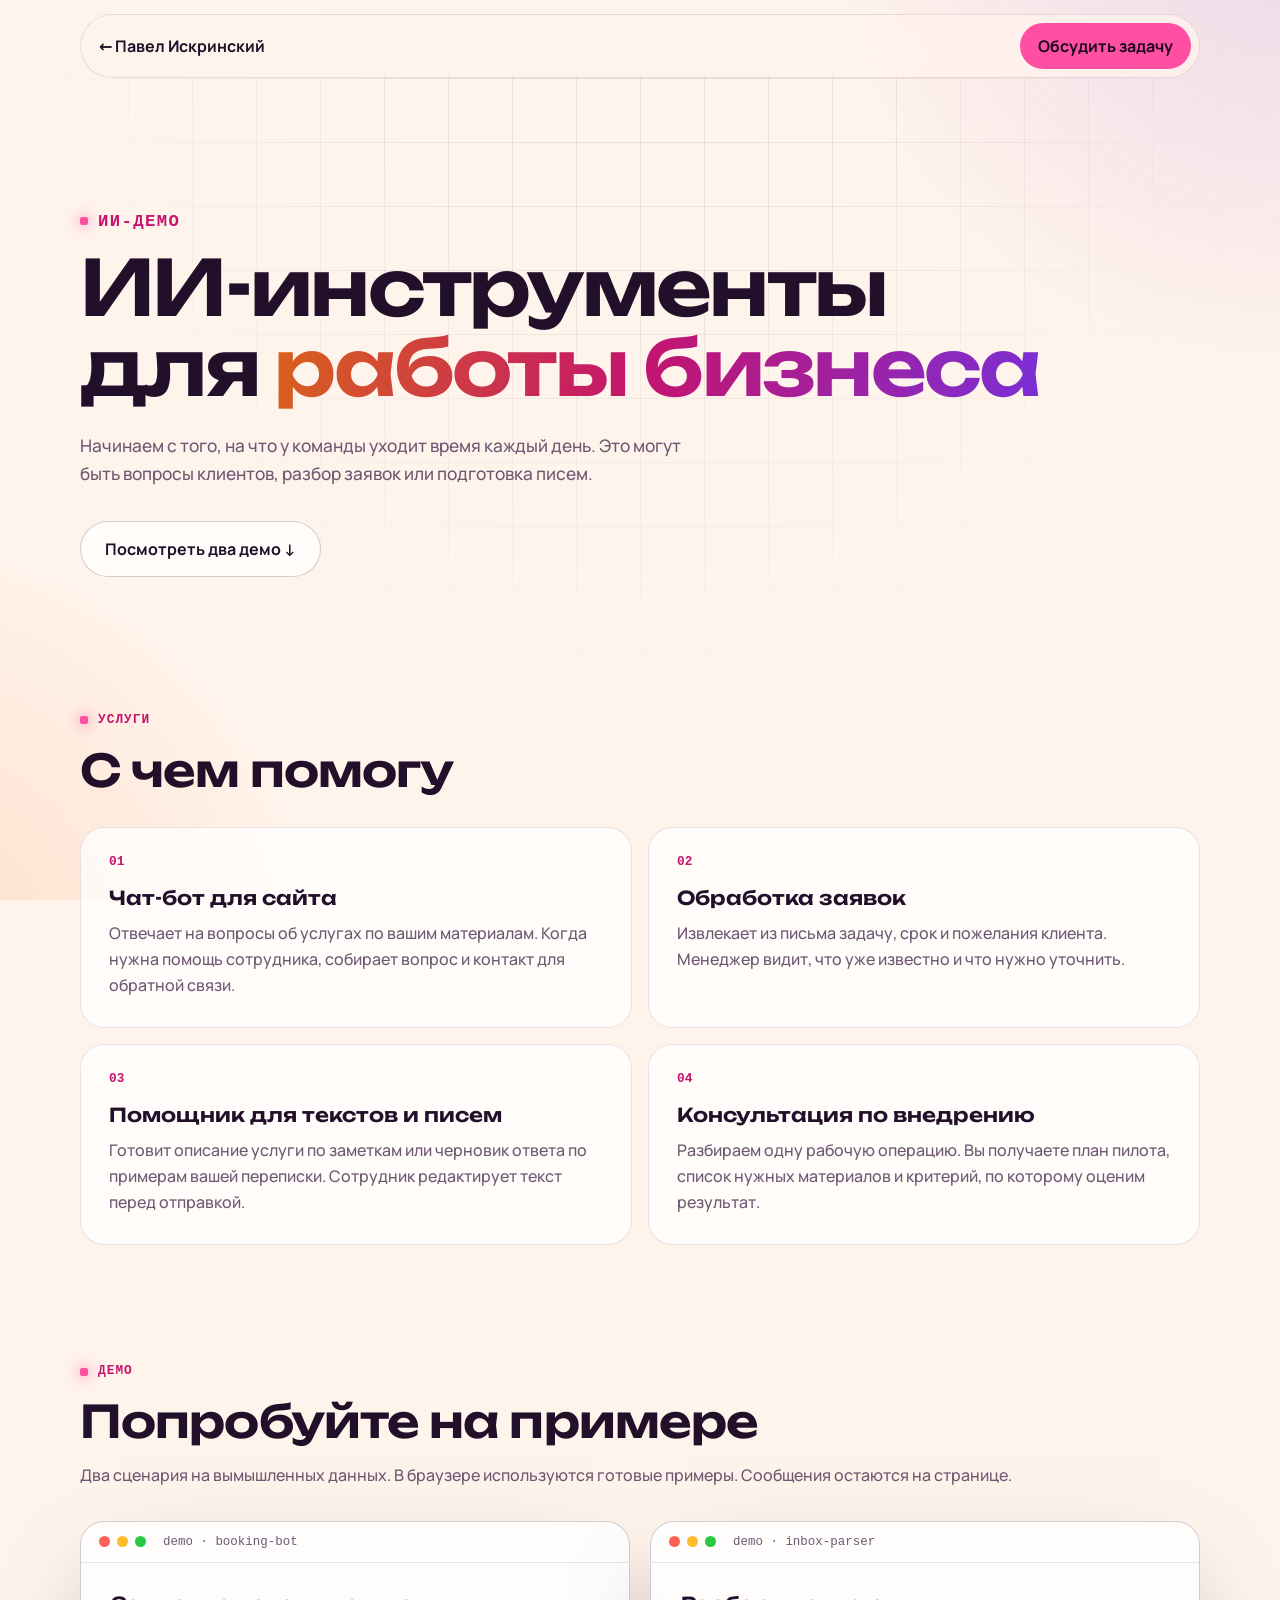
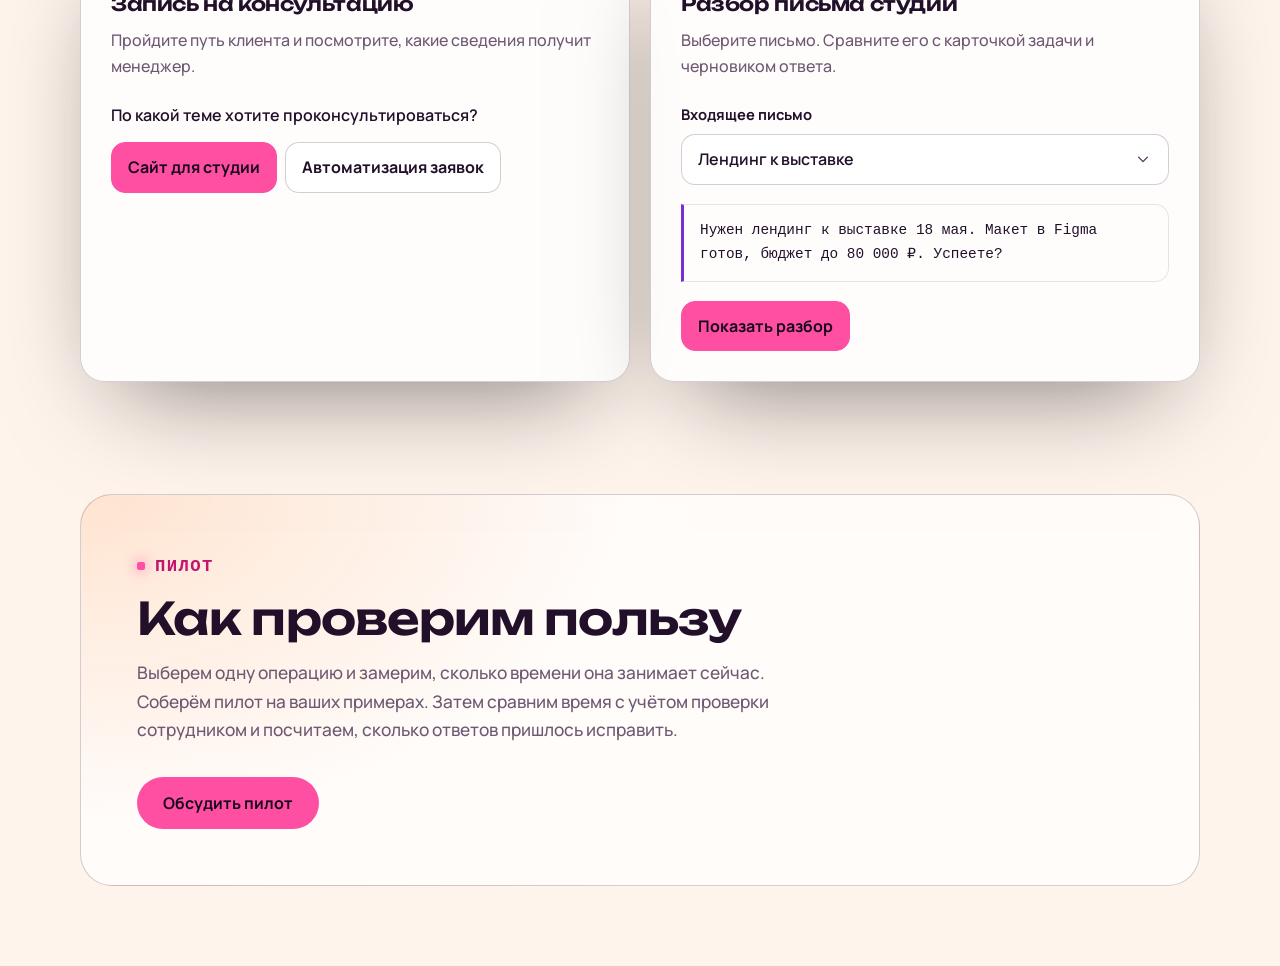
<file: ai-services.html>
<!DOCTYPE html>
<html lang="ru">
<head>
  <meta charset="UTF-8" />
  <meta name="viewport" content="width=device-width, initial-scale=1.0" />
  <title>ИИ-услуги для бизнеса — Павел Искринский</title>
  <meta name="description" content="Чат-боты, обработка заявок и помощники для сотрудников. Два интерактивных примера и консультация по внедрению." />
  <link rel="canonical" href="https://paveliskrinsky.github.io/ai-services.html" />
  <link rel="icon" href="favicon.ico" sizes="48x48" />
  <link rel="icon" href="favicon.svg" type="image/svg+xml" />
  <meta name="theme-color" content="#0e0716" />
  <script>
    try {
      const theme = localStorage.getItem('theme');
      if (theme === 'light' || theme === 'dark') document.documentElement.dataset.theme = theme;
    } catch {}
  </script>
  <link rel="stylesheet" href="page.css" />
  <link rel="stylesheet" href="ai-services.css" />
  <script src="ai-services.js" defer></script>
</head>
<body>
  <main class="service-page">
    <nav aria-label="Навигация"><a href="./">← Павел Искринский</a><a href="./?service=ai#contact-form">Обсудить задачу</a></nav>
    <header>
      <p class="kicker">ИИ-демо</p>
      <h1>ИИ-инструменты<br />для&nbsp;<span class="grad">работы бизнеса</span></h1>
      <p>Начинаем с того, на что у команды уходит время каждый день. Это могут быть вопросы клиентов, разбор заявок или подготовка писем.</p>
      <a href="#demos">Посмотреть два демо ↓</a>
    </header>
    <section aria-labelledby="services">
      <p class="kicker">Услуги</p>
      <h2 id="services">С чем помогу</h2>
      <dl class="service-list">
        <div><dt>Чат-бот для сайта</dt><dd>Отвечает на вопросы об услугах по вашим материалам. Когда нужна помощь сотрудника, собирает вопрос и контакт для обратной связи.</dd></div>
        <div><dt>Обработка заявок</dt><dd>Извлекает из письма задачу, срок и пожелания клиента. Менеджер видит, что уже известно и что нужно уточнить.</dd></div>
        <div><dt>Помощник для текстов и писем</dt><dd>Готовит описание услуги по заметкам или черновик ответа по примерам вашей переписки. Сотрудник редактирует текст перед отправкой.</dd></div>
        <div><dt>Консультация по внедрению</dt><dd>Разбираем одну рабочую операцию. Вы получаете план пилота, список нужных материалов и критерий, по которому оценим результат.</dd></div>
      </dl>
    </section>
    <section id="demos" aria-labelledby="demos-title">
      <p class="kicker">Демо</p>
      <h2 id="demos-title">Попробуйте на примере</h2>
      <p>Два сценария на вымышленных данных. В браузере используются готовые примеры. Сообщения остаются на странице.</p>
      <div class="demo-grid">
        <article id="booking" class="demo">
          <div class="demo-bar" aria-hidden="true"><i></i><i></i><i></i><span>demo · booking-bot</span></div>
          <div class="demo-inner">
          <h3>Запись на консультацию</h3>
          <p>Пройдите путь клиента и посмотрите, какие сведения получит менеджер.</p>
          <div class="demo-body" id="booking-body"></div>
          <noscript><p>Пример заявки: автоматизация заявок, в пятницу после 14:00, контакт @demo_client. Для выбора вариантов включите JavaScript.</p></noscript>
          </div>
        </article>
        <article id="brief" class="demo">
          <div class="demo-bar" aria-hidden="true"><i></i><i></i><i></i><span>demo · inbox-parser</span></div>
          <div class="demo-inner">
          <h3>Разбор письма студии</h3>
          <p>Выберите письмо. Сравните его с карточкой задачи и черновиком ответа.</p>
          <label for="brief-example">Входящее письмо</label>
          <div class="select" data-select>
            <select id="brief-example">
              <option value="landing">Лендинг к выставке</option>
              <option value="shop">Доработка магазина</option>
              <option value="bot">Бот для мастерской</option>
            </select>
          </div>
          <blockquote id="brief-letter">Нужен лендинг к выставке 18 мая. Макет в Figma готов, бюджет до 80 000 ₽. Успеете?</blockquote>
          <button id="parse-brief" type="button">Показать разбор</button>
          <div class="result" id="brief-result" aria-live="polite"></div>
          <noscript><p>Пример разбора: лендинг по готовому макету, бюджет до 80 000 ₽. Нужно согласовать дату запуска перед выставкой.</p></noscript>
          </div>
        </article>
      </div>
    </section>
    <section class="pilot">
      <p class="kicker">Пилот</p>
      <h2>Как проверим пользу</h2>
      <p>Выберем одну операцию и замерим, сколько времени она занимает сейчас. Соберём пилот на ваших примерах. Затем сравним время с учётом проверки сотрудником и посчитаем, сколько ответов пришлось исправить.</p>
      <a class="btn" href="./?service=ai#contact-form">Обсудить пилот</a>
    </section>
  </main>
</body>
</html>
</file>
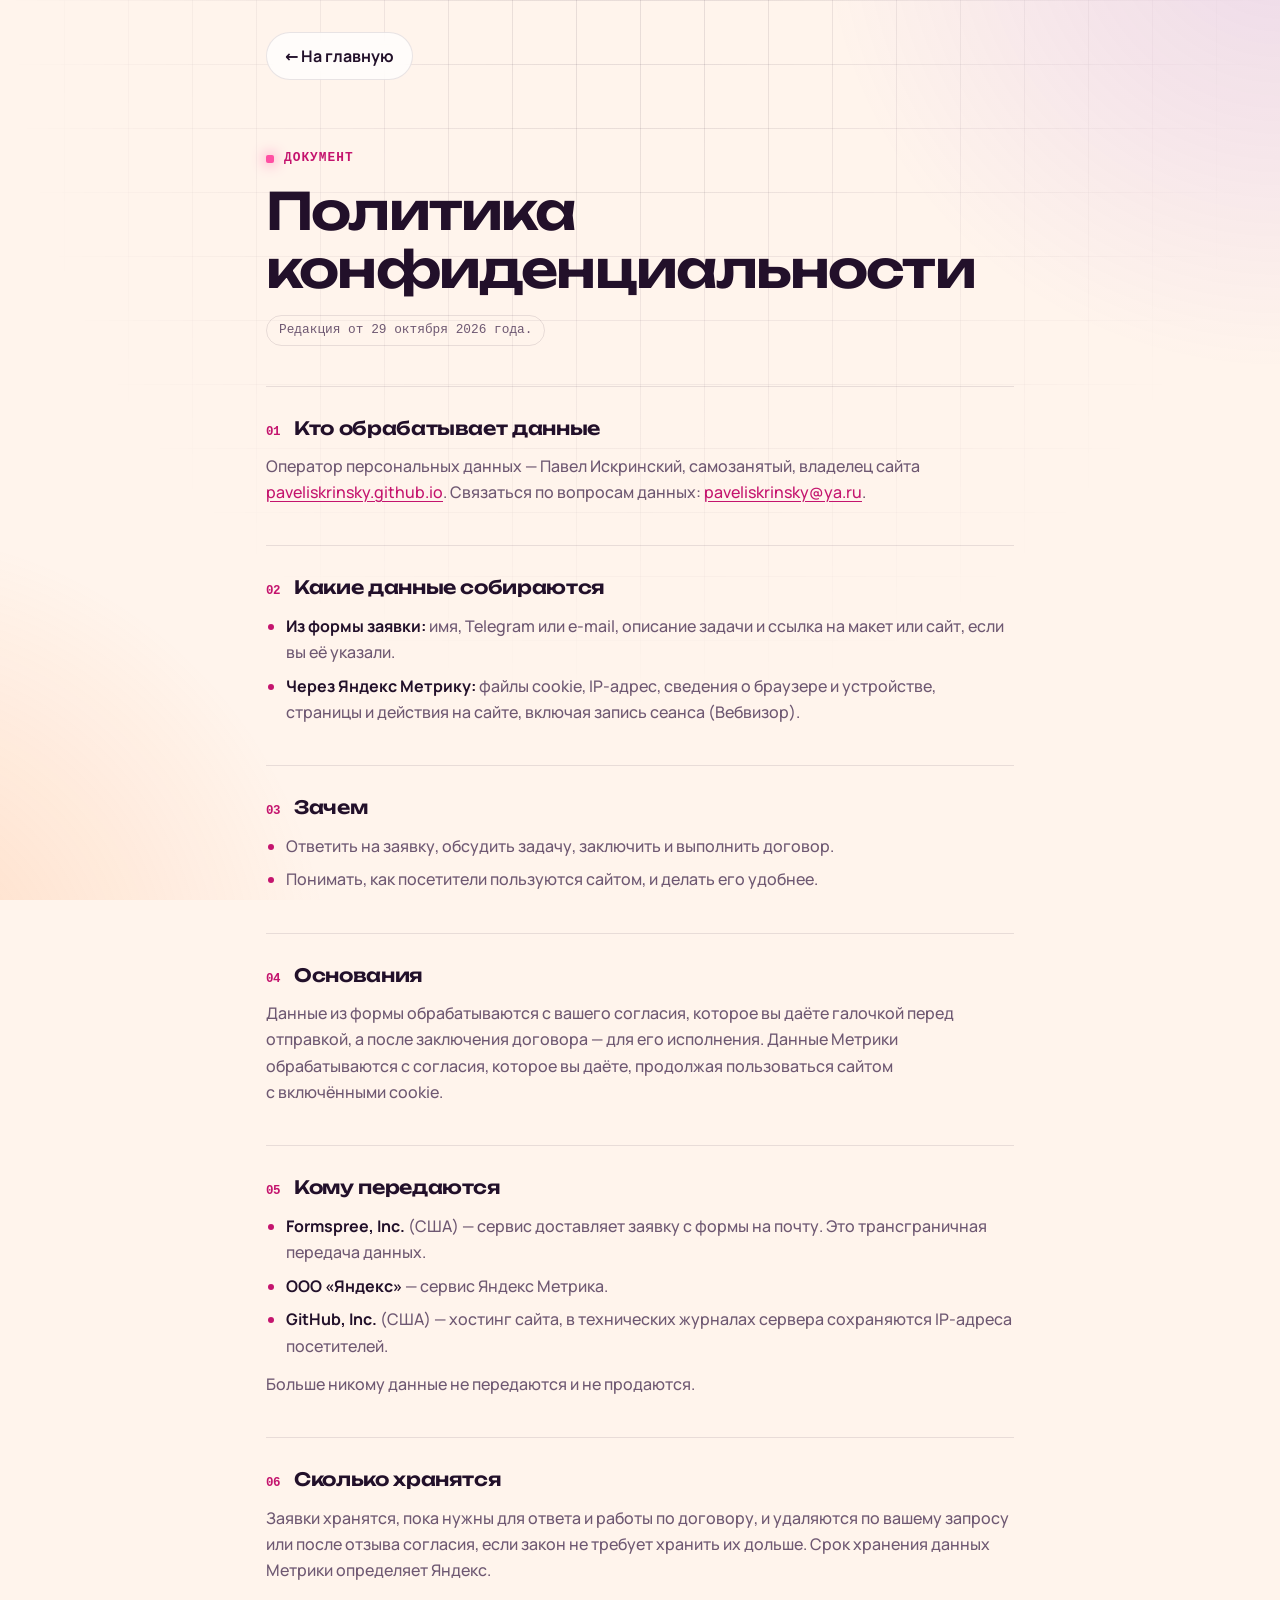
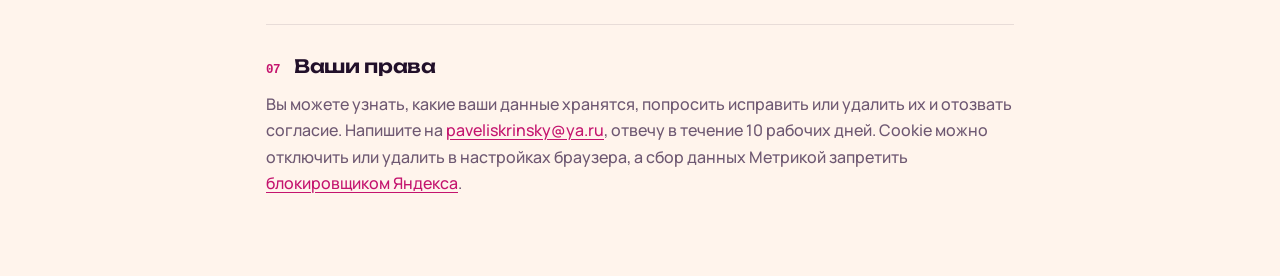
<file: privacy.html>
<!DOCTYPE html>
<html lang="ru">

<head>
  <meta charset="UTF-8" />
  <meta name="viewport" content="width=device-width, initial-scale=1.0" />
  <title>Политика конфиденциальности — Павел Искринский</title>
  <meta name="description" content="Как сайт paveliskrinsky.github.io обрабатывает персональные данные из формы заявки и данные Яндекс Метрики." />
  <link rel="canonical" href="https://paveliskrinsky.github.io/privacy.html" />
  <link rel="icon" href="favicon.ico" sizes="48x48" />
  <link rel="icon" href="favicon.svg" type="image/svg+xml" />
  <meta name="theme-color" content="#0e0716" />
  <script>
    try {
      const t = localStorage.getItem('theme');
      if (t === 'light' || t === 'dark') document.documentElement.dataset.theme = t;
    } catch (e) {}
  </script>
  <link rel="stylesheet" href="page.css" />
</head>

<body>
  <main class="page">
    <a class="page-back" href="./">&larr; На&nbsp;главную</a>
    <p class="kicker">Документ</p>
    <h1>Политика конфиденциальности</h1>
    <p class="page-note">Редакция от&nbsp;29&nbsp;октября 2026&nbsp;года.</p>

    <h2>Кто обрабатывает данные</h2>
    <p>Оператор персональных данных&nbsp;&mdash; Павел Искринский, самозанятый, владелец сайта <a href="https://paveliskrinsky.github.io/">paveliskrinsky.github.io</a>. Связаться по&nbsp;вопросам данных: <a href="mailto:paveliskrinsky@ya.ru">paveliskrinsky@ya.ru</a>.</p>

    <h2>Какие данные собираются</h2>
    <ul>
      <li><strong>Из формы заявки:</strong> имя, Telegram или e-mail, описание задачи и&nbsp;ссылка на&nbsp;макет или&nbsp;сайт, если вы&nbsp;её указали.</li>
      <li><strong>Через Яндекс Метрику:</strong> файлы cookie, IP-адрес, сведения о&nbsp;браузере и&nbsp;устройстве, страницы и&nbsp;действия на&nbsp;сайте, включая запись сеанса (Вебвизор).</li>
    </ul>

    <h2>Зачем</h2>
    <ul>
      <li>Ответить на&nbsp;заявку, обсудить задачу, заключить и&nbsp;выполнить договор.</li>
      <li>Понимать, как посетители пользуются сайтом, и&nbsp;делать его удобнее.</li>
    </ul>

    <h2>Основания</h2>
    <p>Данные из&nbsp;формы обрабатываются с&nbsp;вашего согласия, которое вы&nbsp;даёте галочкой перед отправкой, а&nbsp;после заключения договора&nbsp;&mdash; для&nbsp;его исполнения. Данные Метрики обрабатываются с&nbsp;согласия, которое вы&nbsp;даёте, продолжая пользоваться сайтом с&nbsp;включёнными cookie.</p>

    <h2>Кому передаются</h2>
    <ul>
      <li><strong>Formspree, Inc.</strong> (США)&nbsp;&mdash; сервис доставляет заявку с&nbsp;формы на&nbsp;почту. Это трансграничная передача данных.</li>
      <li><strong>ООО «Яндекс»</strong>&nbsp;&mdash; сервис Яндекс Метрика.</li>
      <li><strong>GitHub, Inc.</strong> (США)&nbsp;&mdash; хостинг сайта, в&nbsp;технических журналах сервера сохраняются IP-адреса посетителей.</li>
    </ul>
    <p>Больше никому данные не&nbsp;передаются и&nbsp;не&nbsp;продаются.</p>

    <h2>Сколько хранятся</h2>
    <p>Заявки хранятся, пока нужны для&nbsp;ответа и&nbsp;работы по&nbsp;договору, и&nbsp;удаляются по&nbsp;вашему запросу или&nbsp;после отзыва согласия, если закон не&nbsp;требует хранить их дольше. Срок хранения данных Метрики определяет Яндекс.</p>

    <h2>Ваши права</h2>
    <p>Вы&nbsp;можете узнать, какие ваши данные хранятся, попросить исправить или&nbsp;удалить их и&nbsp;отозвать согласие. Напишите на&nbsp;<a href="mailto:paveliskrinsky@ya.ru">paveliskrinsky@ya.ru</a>, отвечу в&nbsp;течение 10&nbsp;рабочих дней. Cookie можно отключить или&nbsp;удалить в&nbsp;настройках браузера, а&nbsp;сбор данных Метрикой запретить <a href="https://yandex.ru/support/metrica/general/opt-out.html" target="_blank" rel="noopener">блокировщиком Яндекса</a>.</p>
  </main>
</body>

</html>
</file>
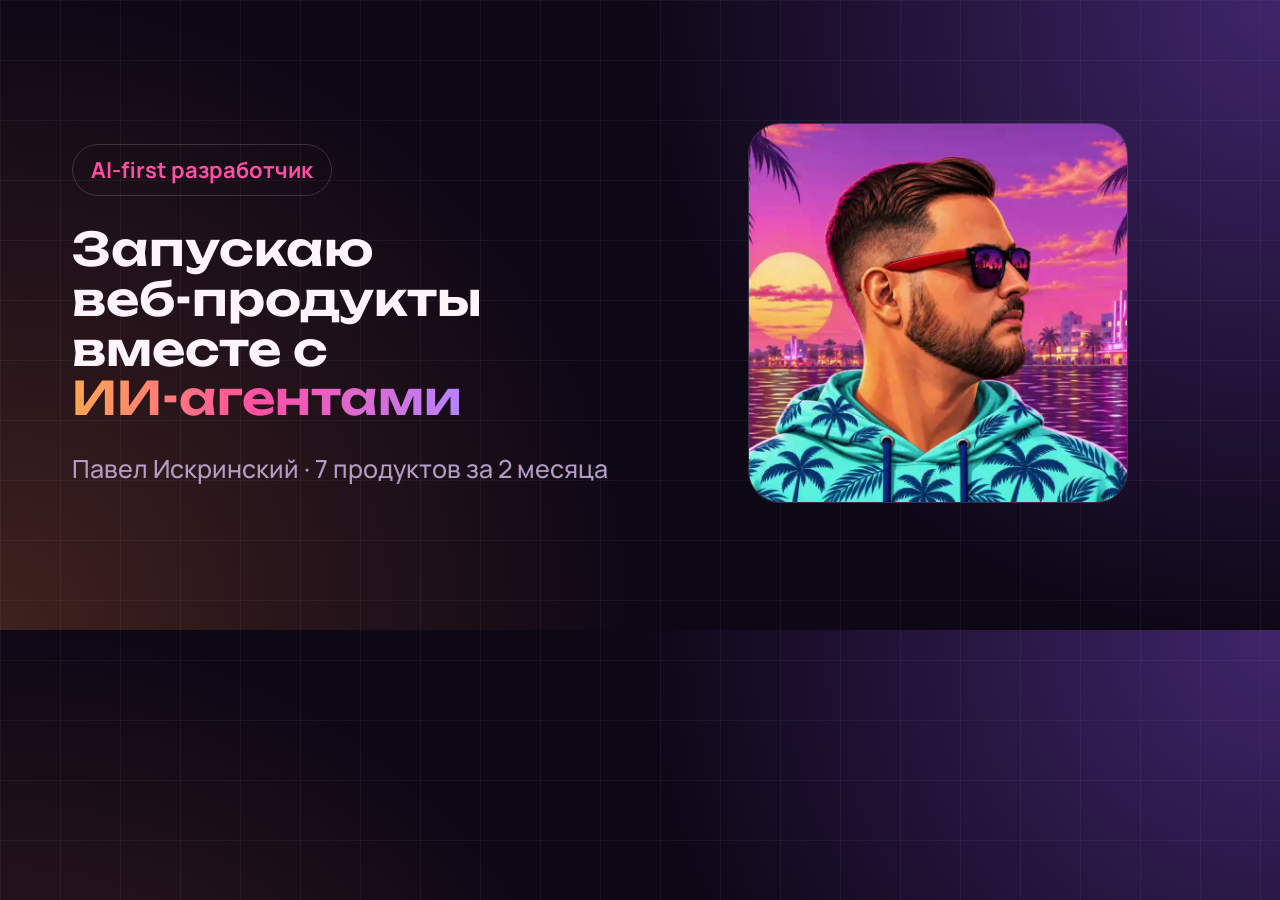
<file: _src/og.html>
<!DOCTYPE html>
<html lang="ru">

<head>
  <meta charset="UTF-8" />
  <style>
    @font-face {
      font-family: 'Manrope';
      font-weight: 500 800;
      src: url(../fonts/manrope-cyrillic.woff2) format('woff2');
      unicode-range: U+0400-045F;
    }

    @font-face {
      font-family: 'Manrope';
      font-weight: 500 800;
      src: url(../fonts/manrope-latin.woff2) format('woff2');
      unicode-range: U+0000-00FF, U+2000-206F;
    }

    @font-face {
      font-family: 'Unbounded';
      font-weight: 500 700;
      src: url(../fonts/unbounded-cyrillic.woff2) format('woff2');
      unicode-range: U+0400-045F;
    }

    @font-face {
      font-family: 'Unbounded';
      font-weight: 500 700;
      src: url(../fonts/unbounded-latin.woff2) format('woff2');
      unicode-range: U+0000-00FF, U+2000-206F;
    }

    * {
      margin: 0;
      box-sizing: border-box;
    }

    body {
      width: 1200px;
      height: 630px;
      overflow: hidden;
      background: radial-gradient(circle at 100% 0%, rgba(150, 90, 255, .36), transparent 45%), radial-gradient(circle at 0% 100%, rgba(255, 140, 60, .2), transparent 45%), linear-gradient(rgba(255,255,255,.045) 1px, transparent 1px) 0 0 / 60px 60px, linear-gradient(90deg, rgba(255,255,255,.045) 1px, transparent 1px) 0 0 / 60px 60px, #0e0716;
      color: #fff4fb;
      font-family: 'Manrope', sans-serif;
      display: flex;
      align-items: center;
      gap: 64px;
      padding: 0 72px;
    }

    main {
      flex: 1;
      display: flex;
      flex-direction: column;
      gap: 28px;
    }

    .badge {
      align-self: flex-start;
      padding: 10px 18px;
      border-radius: 999px;
      border: 1px solid rgba(255, 255, 255, .16);
      font-size: 22px;
      font-weight: 700;
      color: #ff4fa3;
    }

    h1 {
      font-family: 'Unbounded', sans-serif;
      font-size: 46px;
      line-height: 1.08;
      font-weight: 600;
    }

    h1 b {
      font-weight: inherit;
      white-space: nowrap;
    }

    h1 span {
      background: linear-gradient(100deg, #ffa94d 0%, #ff4fa3 48%, #b685ff 100%);
      -webkit-background-clip: text;
      background-clip: text;
      color: transparent;
    }

    p {
      font-size: 25px;
      font-weight: 500;
      color: #b39bc4;
    }

    img {
      width: 380px;
      height: 380px;
      object-fit: cover;
      object-position: center top;
      border-radius: 32px;
      border: 1px solid rgba(255, 255, 255, .16);
    }
  </style>
</head>

<body>
  <main>
    <div class="badge">AI-first разработчик</div>
    <h1>Запускаю <b>веб-продукты</b><br>вместе с <span><b>ИИ-агентами</b></span></h1>
    <p>Павел Искринский · 7 продуктов за 2 месяца</p>
  </main>
  <picture>
    <img src="../img/me-800.jpg" alt="" />
  </picture>
</body>

</html>
</file>
<file: page.css>
@font-face {
  font-family: 'Manrope';
  font-style: normal;
  font-weight: 500 800;
  font-display: swap;
  src: url(/fonts/manrope-cyrillic.woff2) format('woff2');
  unicode-range: U+0301, U+0400-045F, U+0490-0491, U+04B0-04B1, U+2116;
}

@font-face {
  font-family: 'Manrope';
  font-style: normal;
  font-weight: 500 800;
  font-display: swap;
  src: url(/fonts/manrope-latin.woff2) format('woff2');
  unicode-range: U+0000-00FF, U+0131, U+0152-0153, U+02BB-02BC, U+02C6, U+02DA, U+02DC, U+0304, U+0308, U+0329, U+2000-206F, U+20AC, U+2122, U+2191, U+2193, U+2212, U+2215, U+FEFF, U+FFFD;
}

@font-face {
  font-family: 'Unbounded';
  font-style: normal;
  font-weight: 500 700;
  font-display: swap;
  src: url(/fonts/unbounded-cyrillic.woff2) format('woff2');
  unicode-range: U+0301, U+0400-045F, U+0490-0491, U+04B0-04B1, U+2116;
}

@font-face {
  font-family: 'Unbounded';
  font-style: normal;
  font-weight: 500 700;
  font-display: swap;
  src: url(/fonts/unbounded-latin.woff2) format('woff2');
  unicode-range: U+0000-00FF, U+0131, U+0152-0153, U+02BB-02BC, U+02C6, U+02DA, U+02DC, U+0304, U+0308, U+0329, U+2000-206F, U+20AC, U+2122, U+2191, U+2193, U+2212, U+2215, U+FEFF, U+FFFD;
}

:root {
  color-scheme: dark;
  --bg: light-dark(#fff4ec, #0e0716);
  --surface: light-dark(rgba(255, 255, 255, .72), rgba(255, 255, 255, .035));
  --surface-2: light-dark(#ffffff, #1c1029);
  --border: light-dark(rgba(34, 16, 42, .1), rgba(255, 255, 255, .08));
  --border-2: light-dark(rgba(34, 16, 42, .2), rgba(255, 255, 255, .16));
  --text: light-dark(#22102a, #fff4fb);
  --muted: light-dark(#6e5872, #b39bc4);
  --acid: #ff4fa3;
  --accent: light-dark(#c4146e, #ff4fa3);
  --violet: light-dark(#7a2fd6, #b685ff);
  --cyan: light-dark(#0a8f86, #2ee6d6);
  --sun: light-dark(#d9621a, #ffa94d);
  --ink: #1a0820;
  --glow-a: light-dark(rgba(255, 140, 60, .22), rgba(255, 79, 163, .13));
  --glow-b: light-dark(rgba(122, 47, 214, .14), rgba(150, 90, 255, .24));
  --font-head: 'Unbounded', 'Manrope', system-ui, sans-serif;
  --mono: ui-monospace, 'Cascadia Code', 'JetBrains Mono', Consolas, 'Courier New', monospace;
  --ease: cubic-bezier(.2, .8, .2, 1);
}

@media (prefers-color-scheme: light) {
  :root:not([data-theme="dark"]) {
    color-scheme: light;
  }
}

:root[data-theme="light"] {
  color-scheme: light;
}

*,
*::before,
*::after {
  box-sizing: border-box;
  margin: 0;
  padding: 0;
}

body {
  position: relative;
  min-height: 100vh;
  font-family: 'Manrope', system-ui, -apple-system, 'Segoe UI', sans-serif;
  background: var(--bg);
  color: var(--text);
  font-weight: 500;
  line-height: 1.65;
  overflow-x: hidden;
  -webkit-font-smoothing: antialiased;
}

body::before {
  content: "";
  position: fixed;
  inset: 0;
  z-index: -1;
  pointer-events: none;
  background:
    radial-gradient(60vmax 60vmax at 100% -10%, var(--glow-b), transparent 60%),
    radial-gradient(60vmax 60vmax at -10% 110%, var(--glow-a), transparent 60%);
}

body::after {
  content: "";
  position: absolute;
  inset: 0 0 auto;
  height: 720px;
  z-index: -1;
  pointer-events: none;
  background-image: linear-gradient(var(--border) 1px, transparent 1px), linear-gradient(90deg, var(--border) 1px, transparent 1px);
  background-size: 64px 64px;
  -webkit-mask-image: radial-gradient(ellipse at 50% 0%, #000 10%, transparent 70%);
  mask-image: radial-gradient(ellipse at 50% 0%, #000 10%, transparent 70%);
}

::selection {
  background: var(--acid);
  color: var(--ink);
}

a {
  color: var(--accent);
  text-underline-offset: 3px;
}

:focus-visible {
  outline: 2px solid var(--accent);
  outline-offset: 3px;
  border-radius: 6px;
}

.grad {
  background: linear-gradient(100deg, var(--sun) 0%, var(--accent) 48%, var(--violet) 100%);
  -webkit-background-clip: text;
  background-clip: text;
  color: transparent;
}

.kicker {
  display: inline-flex;
  align-items: center;
  gap: 10px;
  margin-bottom: 18px;
  font: 600 .8rem/1 var(--mono);
  letter-spacing: .08em;
  text-transform: uppercase;
  color: var(--accent);
}

.kicker::before {
  content: "";
  width: 8px;
  height: 8px;
  border-radius: 2px;
  background: var(--acid);
  box-shadow: 0 0 14px var(--acid);
}

.page {
  max-width: 780px;
  margin: 0 auto;
  padding: 2rem 1rem 5rem;
}

.page-back {
  display: inline-flex;
  align-items: center;
  gap: 8px;
  margin-bottom: clamp(2.5rem, 7vw, 4.5rem);
  padding: 10px 18px;
  border: 1px solid var(--border);
  border-radius: 999px;
  background: var(--surface);
  backdrop-filter: blur(8px);
  color: var(--text);
  font-weight: 700;
  text-decoration: none;
  transition: border-color .2s;
}

.page .kicker {
  display: flex;
  width: max-content;
}

.page-back:hover {
  border-color: var(--border-2);
}

h1,
h2,
h3 {
  font-family: var(--font-head);
  font-weight: 600;
  letter-spacing: -0.02em;
  line-height: 1.12;
}

h1 {
  font-size: clamp(1.7rem, 6vw, 3.2rem);
  letter-spacing: -0.035em;
  margin-bottom: 1rem;
  overflow-wrap: break-word;
  hyphens: auto;
}

h2 {
  font-size: 1.15rem;
  margin: 2.5rem 0 .85rem;
}

.page h2 {
  display: flex;
  align-items: baseline;
  gap: 14px;
  padding-top: 2rem;
  border-top: 1px solid var(--border);
  counter-increment: section;
}

.page h2::before {
  content: counter(section, decimal-leading-zero);
  font: 600 .78rem/1 var(--mono);
  color: var(--accent);
}

.page {
  counter-reset: section;
}

p,
li {
  color: var(--muted);
}

p + p,
ul + p {
  margin-top: .75rem;
}

ul {
  padding-left: 1.25rem;
  display: grid;
  gap: .45rem;
}

li::marker {
  color: var(--accent);
}

strong {
  color: var(--text);
}

.page-note {
  display: inline-block;
  padding: 6px 12px;
  border: 1px solid var(--border);
  border-radius: 999px;
  font: 500 .8rem/1.3 var(--mono);
}

.page-center {
  min-height: 100vh;
  min-height: 100svh;
  display: grid;
  place-content: center;
  justify-items: center;
  text-align: center;
  padding: 2rem 1rem;
}

.page-code {
  font-family: var(--font-head);
  font-size: clamp(6rem, 30vw, 14rem);
  font-weight: 700;
  line-height: .9;
  letter-spacing: -.06em;
  margin-bottom: 1.5rem;
  background: linear-gradient(100deg, var(--sun) 0%, var(--accent) 48%, var(--violet) 100%);
  -webkit-background-clip: text;
  background-clip: text;
  color: transparent;
  animation: glitch 4s steps(1) infinite;
}

@keyframes glitch {
  0%, 92%, 100% { transform: none; filter: none; }
  93% { transform: translate(-4px, 2px) skewX(-6deg); filter: hue-rotate(60deg); }
  95% { transform: translate(4px, -2px) skewX(4deg); filter: hue-rotate(-40deg); }
  97% { transform: translate(-2px, 0); }
}

.btn {
  display: inline-flex;
  align-items: center;
  justify-content: center;
  gap: 10px;
  min-height: 52px;
  margin-top: 2rem;
  padding: 0 26px;
  border-radius: 999px;
  background: var(--acid);
  color: var(--ink);
  font-weight: 700;
  text-decoration: none;
  transition: box-shadow .25s, transform .3s var(--ease);
}

.btn:hover {
  box-shadow: 0 10px 40px -8px rgba(255, 79, 163, .55);
  transform: translateY(-2px);
}

@media (prefers-reduced-motion: reduce) {
  *, *::before, *::after {
    animation: none !important;
    transition-duration: .01ms !important;
  }
}
</file>
<file: ai-services.css>
.service-page {
  width: min(100% - 2rem, 70rem);
  margin: auto;
  padding-bottom: 5rem;
}

.service-page nav {
  position: sticky;
  top: 14px;
  z-index: 10;
  display: flex;
  justify-content: space-between;
  align-items: center;
  gap: 1rem;
  margin-top: 14px;
  padding: 8px 8px 8px 18px;
  border: 1px solid var(--border);
  border-radius: 999px;
  background: light-dark(rgba(255, 244, 236, .72), rgba(20, 9, 30, .62));
  backdrop-filter: blur(16px) saturate(1.4);
  -webkit-backdrop-filter: blur(16px) saturate(1.4);
}

.service-page nav a {
  color: var(--text);
  font-weight: 700;
  text-decoration: none;
  white-space: nowrap;
}

.service-page nav a:last-child {
  padding: 10px 18px;
  border-radius: 999px;
  background: var(--acid);
  color: var(--ink);
  white-space: nowrap;
}

.service-page header {
  padding: clamp(4rem, 10vw, 8rem) 0 1rem;
}

.service-page h1 {
  font-size: clamp(1.75rem, 6.4vw, 4.8rem);
  hyphens: manual;
  line-height: 1.04;
  margin-bottom: 1.5rem;
}

.service-page header p,
.pilot p {
  max-width: 58ch;
  font-size: 1.08rem;
}

.service-page header > a {
  display: inline-flex;
  margin-top: 2rem;
  padding: 14px 24px;
  border: 1px solid var(--border-2);
  border-radius: 999px;
  background: var(--surface);
  color: var(--text);
  font-weight: 700;
  text-decoration: none;
  transition: border-color .2s;
}

.service-page header > a:hover {
  border-color: var(--text);
}

.service-page section {
  margin-top: clamp(4rem, 9vw, 7rem);
}

.service-page h2 {
  font-size: clamp(1.6rem, 3.6vw, 2.8rem);
  margin: 0 0 1rem;
}

.service-list {
  display: grid;
  grid-template-columns: repeat(2, minmax(0, 1fr));
  gap: 16px;
  margin-top: 2rem;
  counter-reset: svc;
}

.service-list div {
  position: relative;
  padding: 28px;
  border: 1px solid var(--border);
  border-radius: 24px;
  background: var(--surface);
  counter-increment: svc;
  transition: border-color .3s, transform .4s var(--ease);
}

.service-list div:hover {
  border-color: var(--border-2);
  transform: translateY(-4px);
}

.service-list div::before {
  content: counter(svc, decimal-leading-zero);
  display: block;
  margin-bottom: 18px;
  font: 600 .8rem/1 var(--mono);
  color: var(--accent);
}

.service-list dt,
.demo h3 {
  font-family: var(--font-head);
  font-weight: 600;
  font-size: 1.2rem;
  line-height: 1.2;
}

.service-list dd {
  margin-top: 10px;
  color: var(--muted);
}

.demo-grid {
  display: grid;
  grid-template-columns: repeat(2, minmax(0, 1fr));
  gap: 20px;
  margin-top: 2rem;
}

.demo {
  min-width: 0;
  border: 1px solid var(--border-2);
  border-radius: 24px;
  background: light-dark(rgba(255, 255, 255, .82), rgba(24, 12, 34, .78));
  box-shadow: 0 40px 100px -40px rgba(0, 0, 0, .55);
  overflow: hidden;
  scroll-margin-top: 90px;
}

.demo-bar {
  display: flex;
  align-items: center;
  gap: 7px;
  padding: 14px 18px;
  border-bottom: 1px solid var(--border);
  color: var(--muted);
  font: 500 .78rem/1 var(--mono);
}

.demo-bar i {
  width: 11px;
  height: 11px;
  border-radius: 50%;
}

.demo-bar i:nth-child(1) { background: #ff5f57; }
.demo-bar i:nth-child(2) { background: #febc2e; }
.demo-bar i:nth-child(3) { background: #28c840; }

.demo-bar span {
  margin-left: 10px;
}

.demo-inner {
  padding: clamp(20px, 3vw, 30px);
}

.demo h3 {
  margin-bottom: .65rem;
}

.demo label,
.demo-body {
  display: block;
  margin-top: 1.4rem;
}

.demo label {
  color: var(--text);
  font-weight: 700;
  font-size: .92rem;
}

.demo select {
  display: block;
  margin-top: .5rem;
  width: 100%;
}

.demo select,
.demo button {
  min-height: 48px;
  padding: .7rem 1rem;
  border: 1px solid var(--border-2);
  border-radius: 14px;
  font: inherit;
  background: light-dark(#fff, rgba(0, 0, 0, .25));
  color: var(--text);
}

.demo button {
  cursor: pointer;
  font-weight: 700;
  transition: border-color .2s, background-color .2s, color .2s;
}

.demo button:hover {
  border-color: var(--accent);
}

#parse-brief,
.demo .actions button:first-child {
  border-color: var(--acid);
  background: var(--acid);
  color: var(--ink);
}

.demo blockquote,
.demo .result:not(:empty) {
  margin: 1.2rem 0;
  padding: 14px 16px;
  border: 1px solid var(--border);
  border-left: 3px solid var(--violet);
  border-radius: 0 14px 14px 0;
  font-family: var(--mono);
  font-size: .9rem;
}

.demo .result:not(:empty) {
  border-left-color: var(--acid);
  animation: result-in .5s var(--ease);
}

@keyframes result-in {
  from { opacity: 0; transform: translateY(8px); }
}

.demo .result dl {
  font-family: 'Manrope', system-ui, sans-serif;
  font-size: .97rem;
}

.demo .result p {
  margin-top: .45rem;
}

.demo .result dt {
  margin-top: .6rem;
  font: 700 .74rem/1.3 var(--mono);
  letter-spacing: .06em;
  text-transform: uppercase;
  color: var(--accent);
}

.demo .result dt:first-child {
  margin-top: 0;
}

.demo .result dd {
  color: var(--text);
}

.demo-body > p {
  color: var(--text);
  font-weight: 600;
}

.demo .actions {
  display: flex;
  flex-wrap: wrap;
  gap: .5rem;
  margin-top: .85rem;
}

.pilot {
  padding: clamp(28px, 5vw, 56px);
  border: 1px solid var(--border-2);
  border-radius: 32px;
  background: radial-gradient(70% 120% at 0% 0%, var(--glow-a), transparent 70%), var(--surface);
}

@media (max-width: 760px) {
  .service-list,
  .demo-grid {
    grid-template-columns: 1fr;
  }

  .service-page nav {
    font-size: .88rem;
  }
}

.select {
  position: relative;
  margin-top: .5rem;
}

.demo .select select {
  margin-top: 0;
}

.select-native {
  position: absolute;
  inset: 0;
  opacity: 0;
  pointer-events: none;
}

.demo .select-btn {
  display: block;
  width: 100%;
  padding-right: 48px;
  text-align: left;
  font-weight: 600;
}

.demo .select-btn:focus-visible {
  outline: none;
  border-color: var(--accent);
  box-shadow: 0 0 0 4px color-mix(in srgb, var(--acid) 22%, transparent);
}

.select.is-enhanced::after {
  content: "";
  position: absolute;
  top: 50%;
  right: 22px;
  width: 8px;
  height: 8px;
  border-right: 2px solid var(--muted);
  border-bottom: 2px solid var(--muted);
  border-radius: 1px;
  pointer-events: none;
  transform: translateY(-70%) rotate(45deg);
  transition: transform .25s var(--ease), border-color .2s;
}

.select.is-open::after {
  border-color: var(--accent);
  transform: translateY(-25%) rotate(-135deg);
}

.select-list {
  position: absolute;
  top: calc(100% + 6px);
  left: 0;
  right: 0;
  z-index: 20;
  display: block;
  padding: 6px;
  border: 1px solid var(--border-2);
  border-radius: 16px;
  background: var(--surface-2);
  box-shadow: 0 24px 50px -16px rgba(0, 0, 0, .5);
  list-style: none;
  opacity: 0;
  visibility: hidden;
  transform: translateY(-6px);
  transition: opacity .2s, transform .2s var(--ease), visibility .2s;
}

.select.is-open .select-list {
  opacity: 1;
  visibility: visible;
  transform: none;
}

.select-option {
  padding: 11px 14px;
  border-radius: 10px;
  color: var(--text);
  font-weight: 600;
  cursor: pointer;
}

.select-option.is-active {
  background: var(--border);
}

.select-option[aria-selected="true"] {
  color: var(--accent);
}

.demo {
  overflow: visible;
}

.demo-bar {
  border-radius: 24px 24px 0 0;
}
</file>
